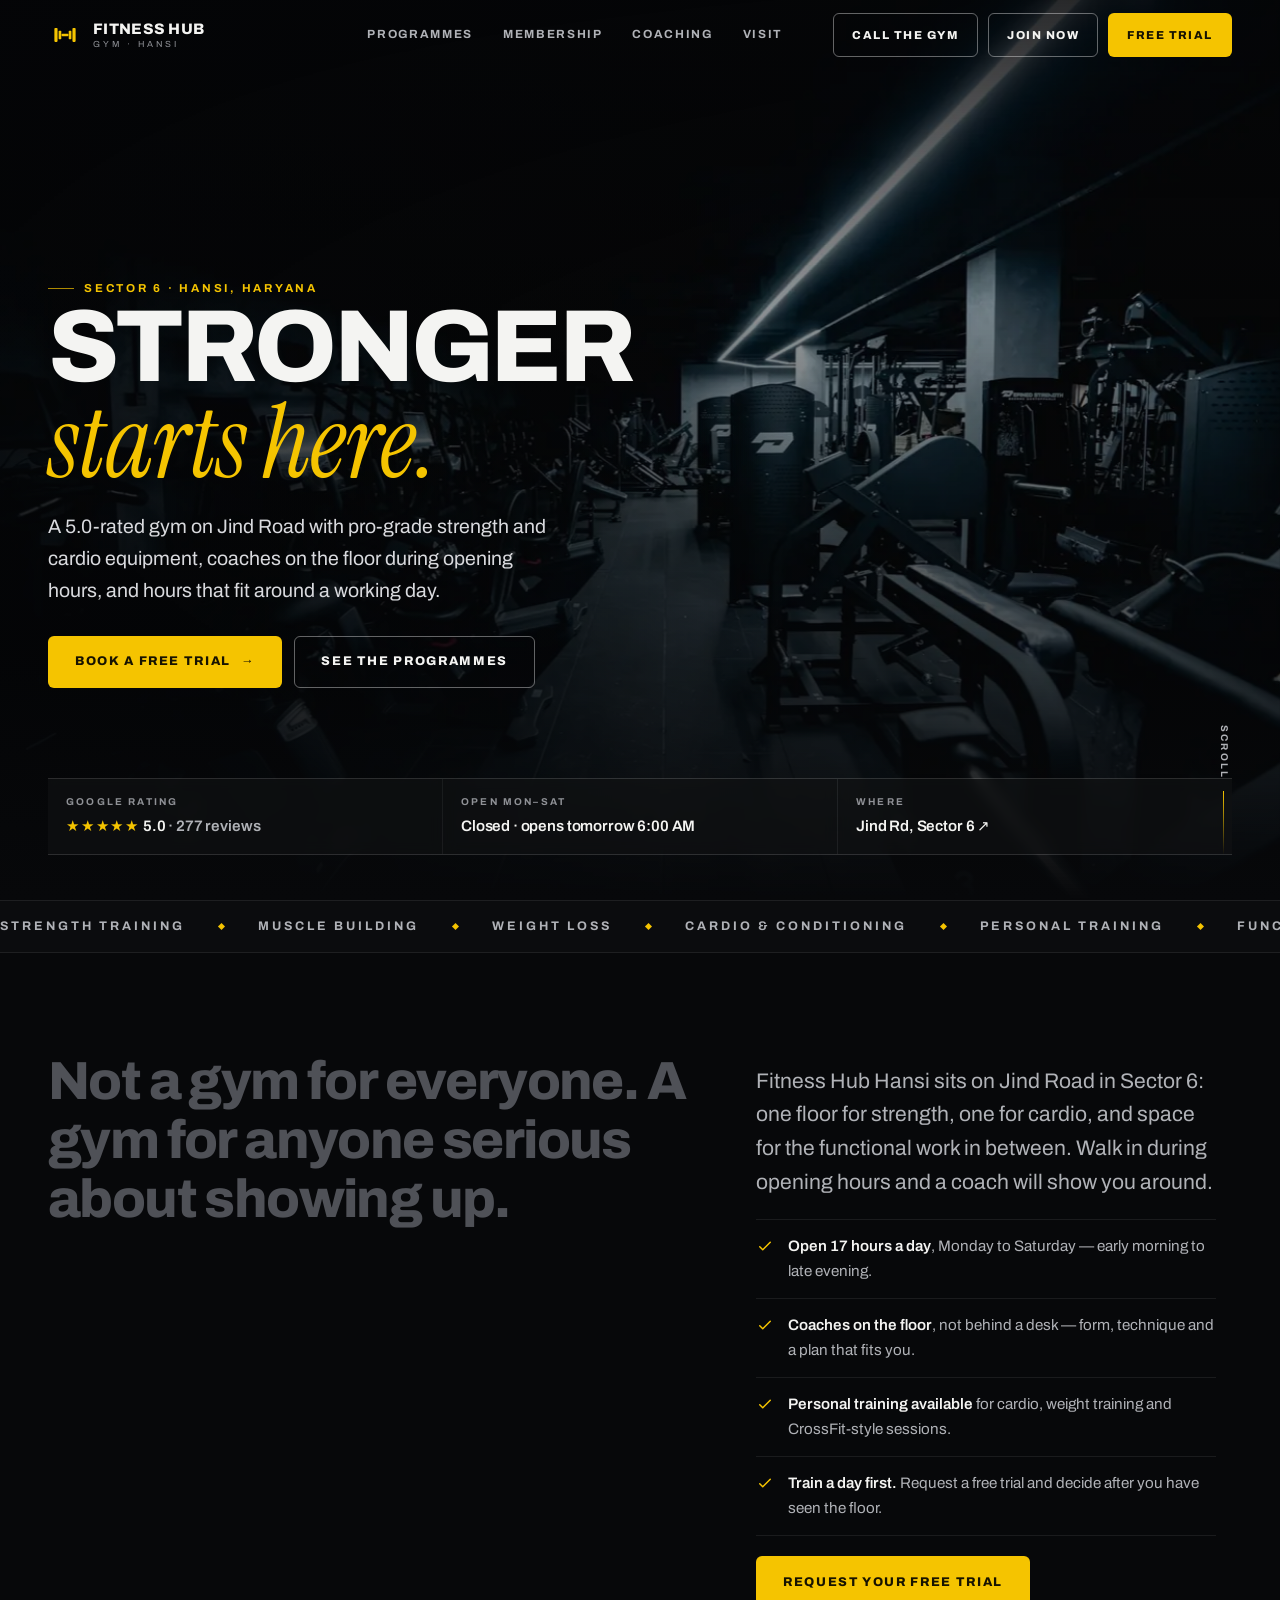
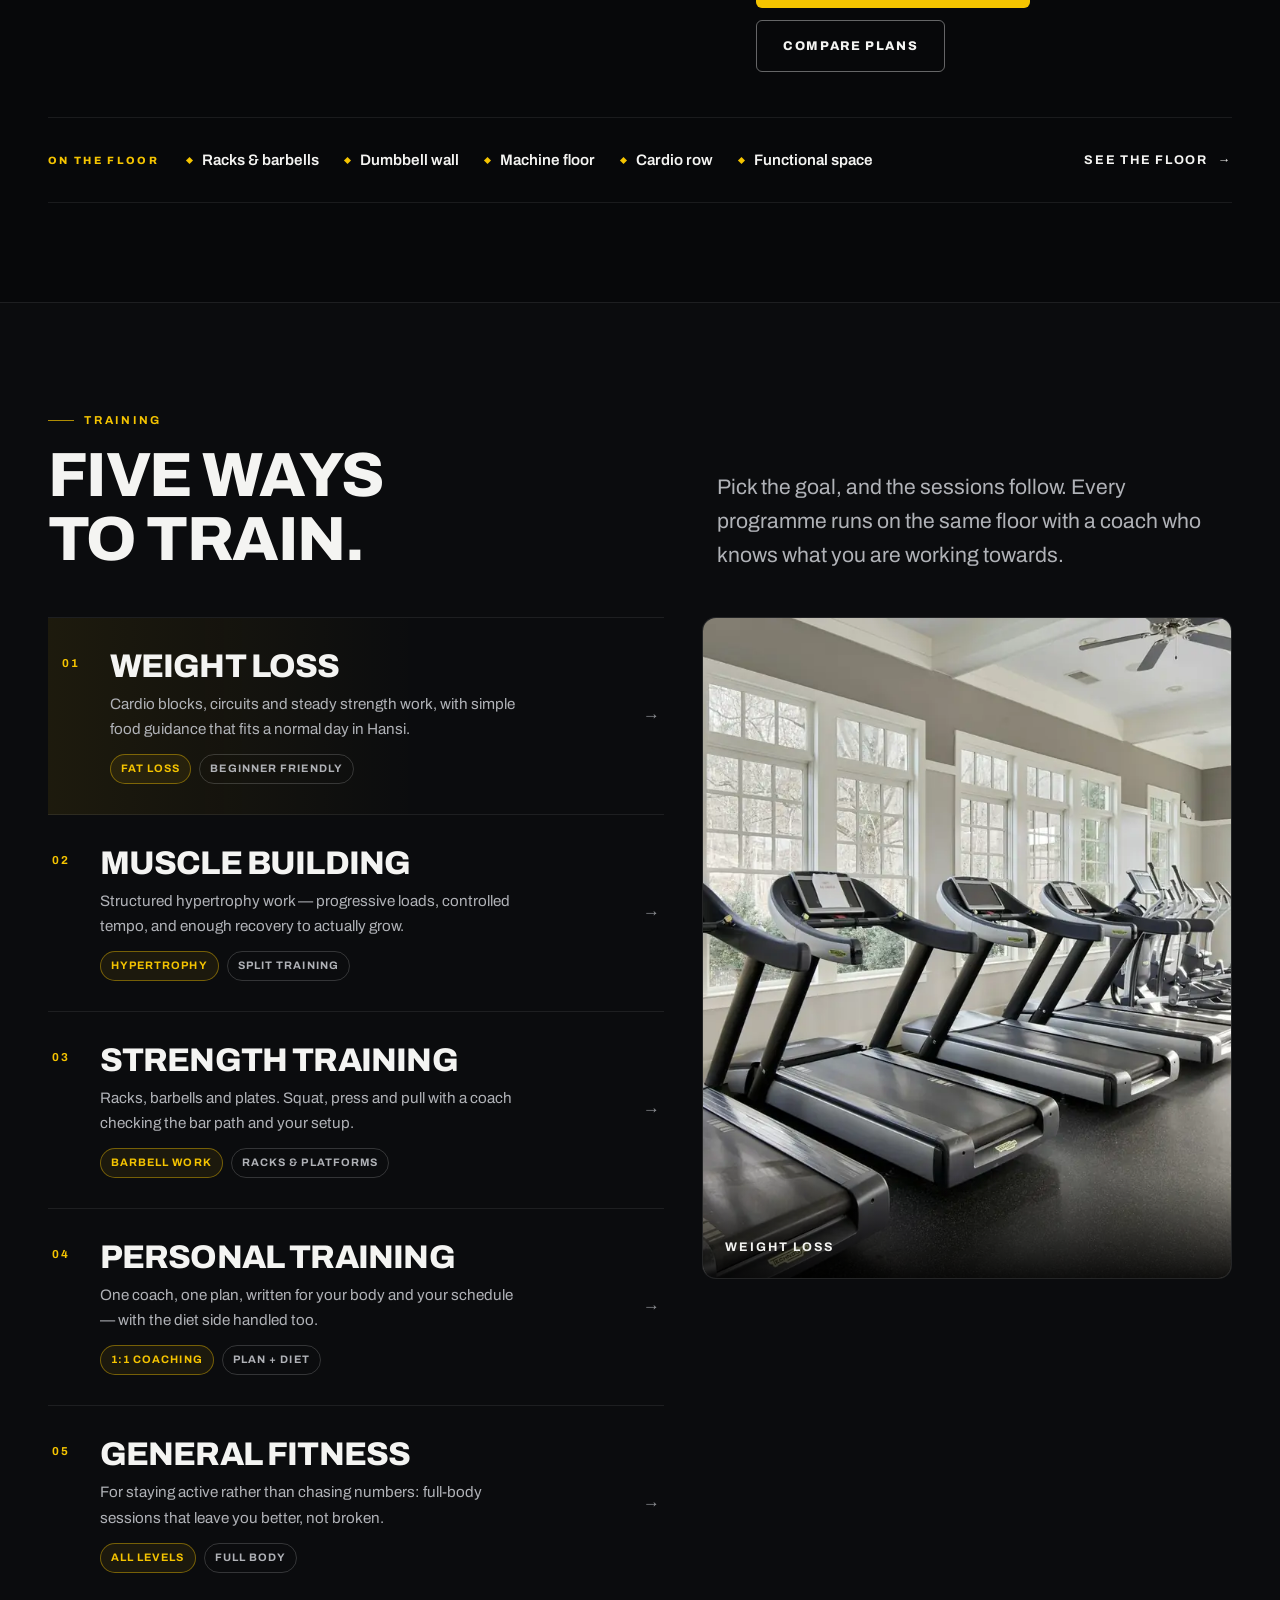
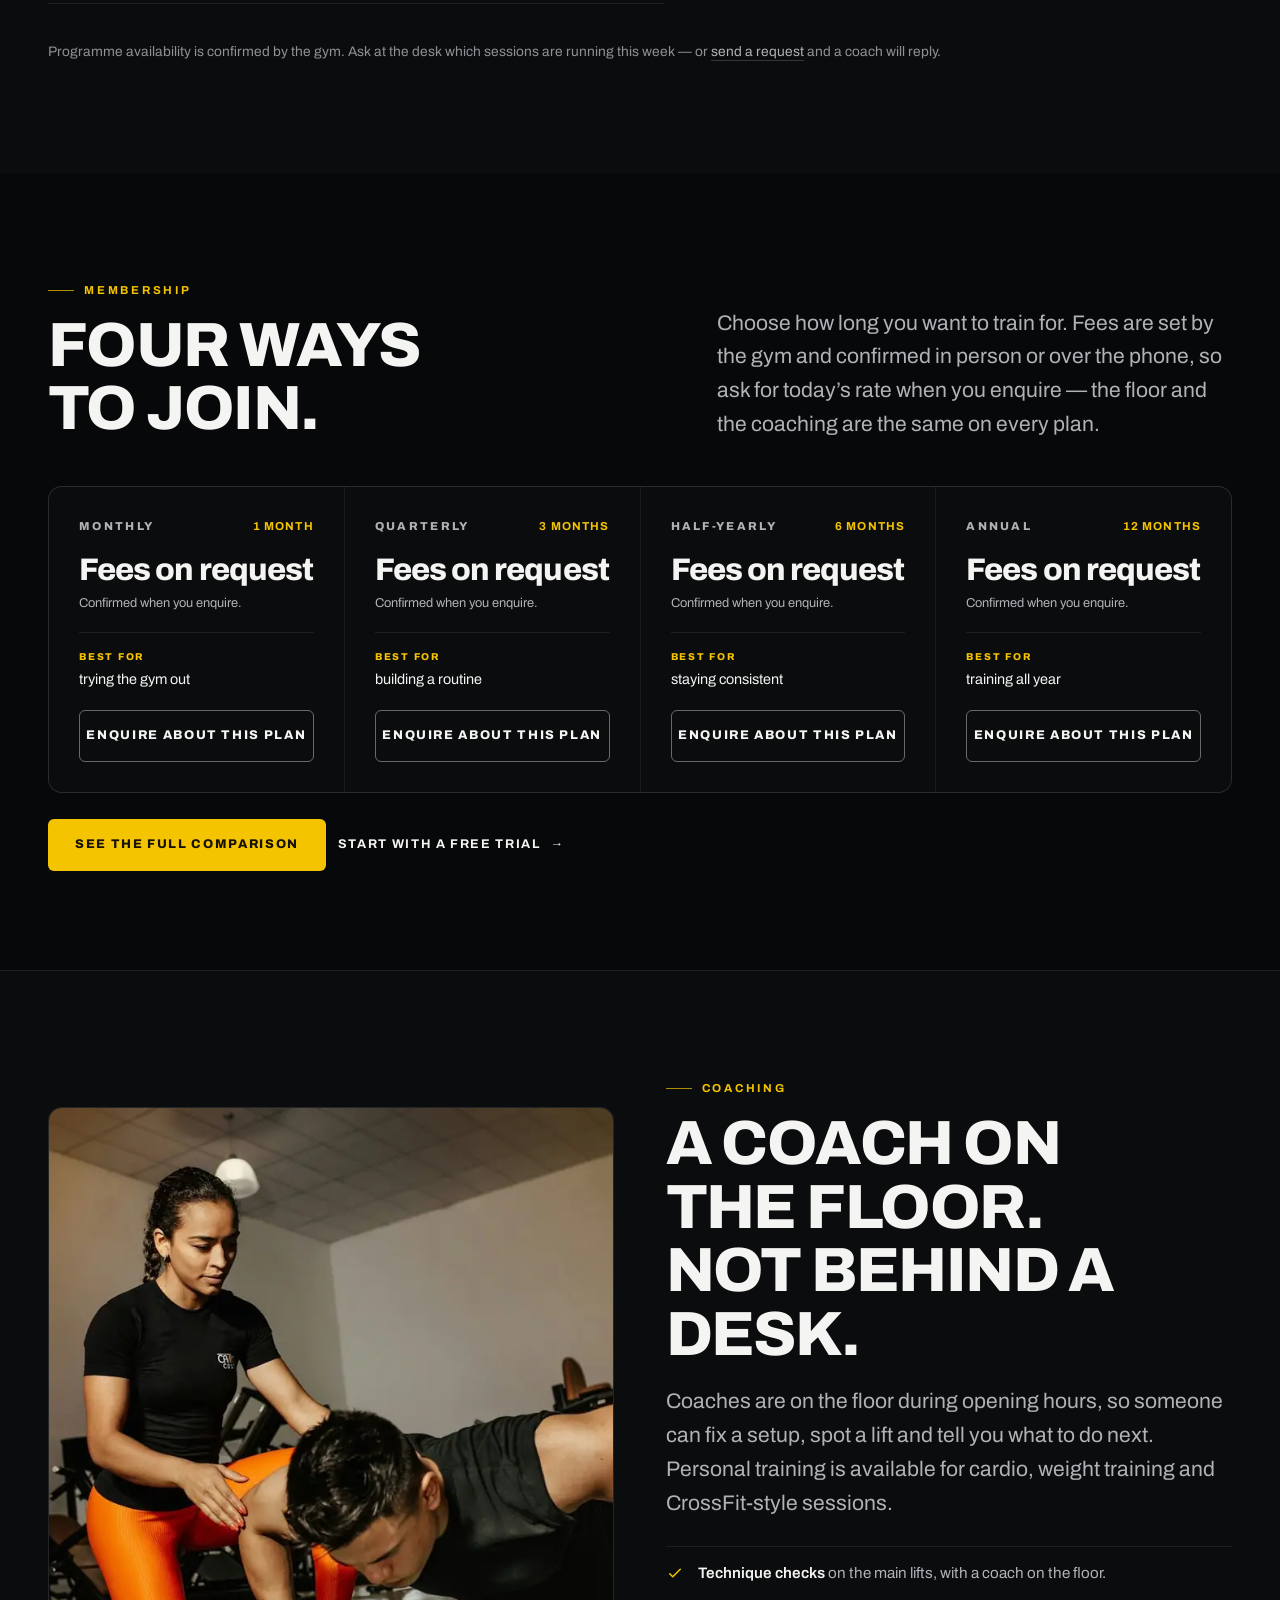
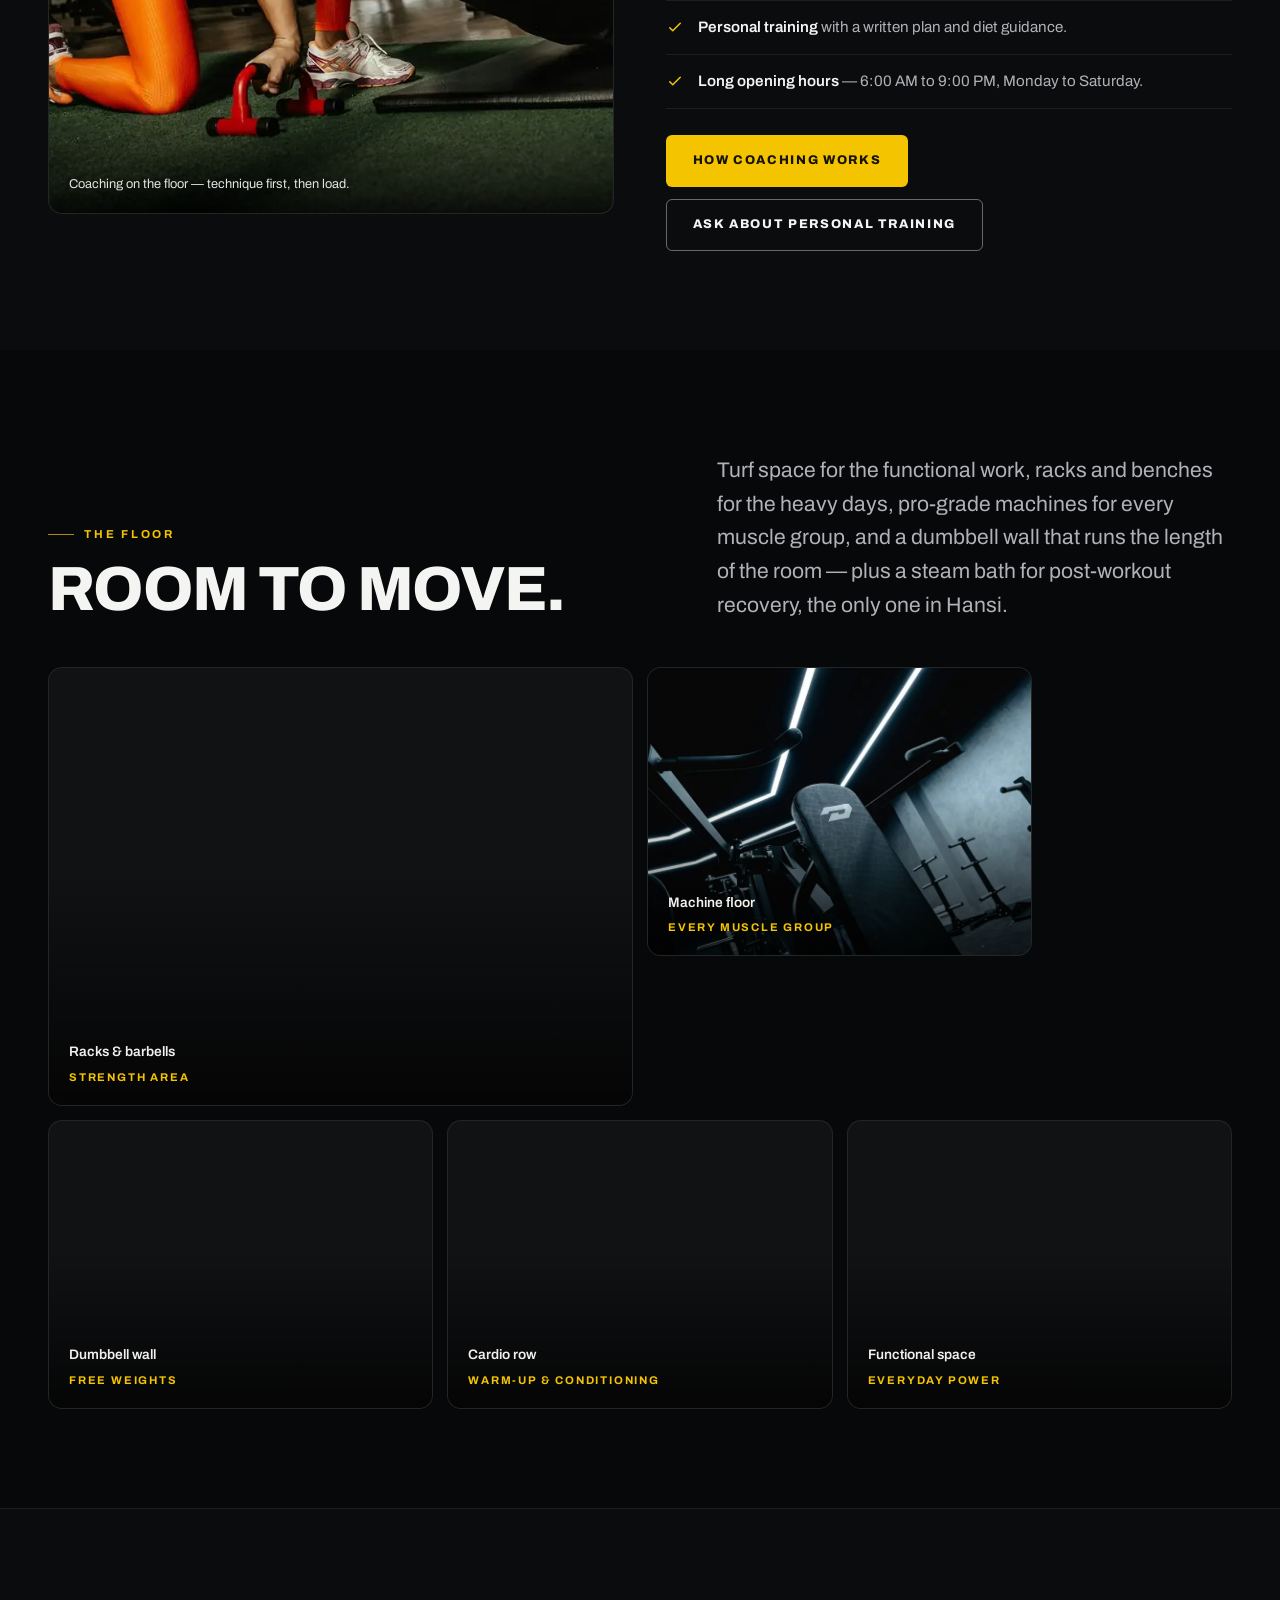
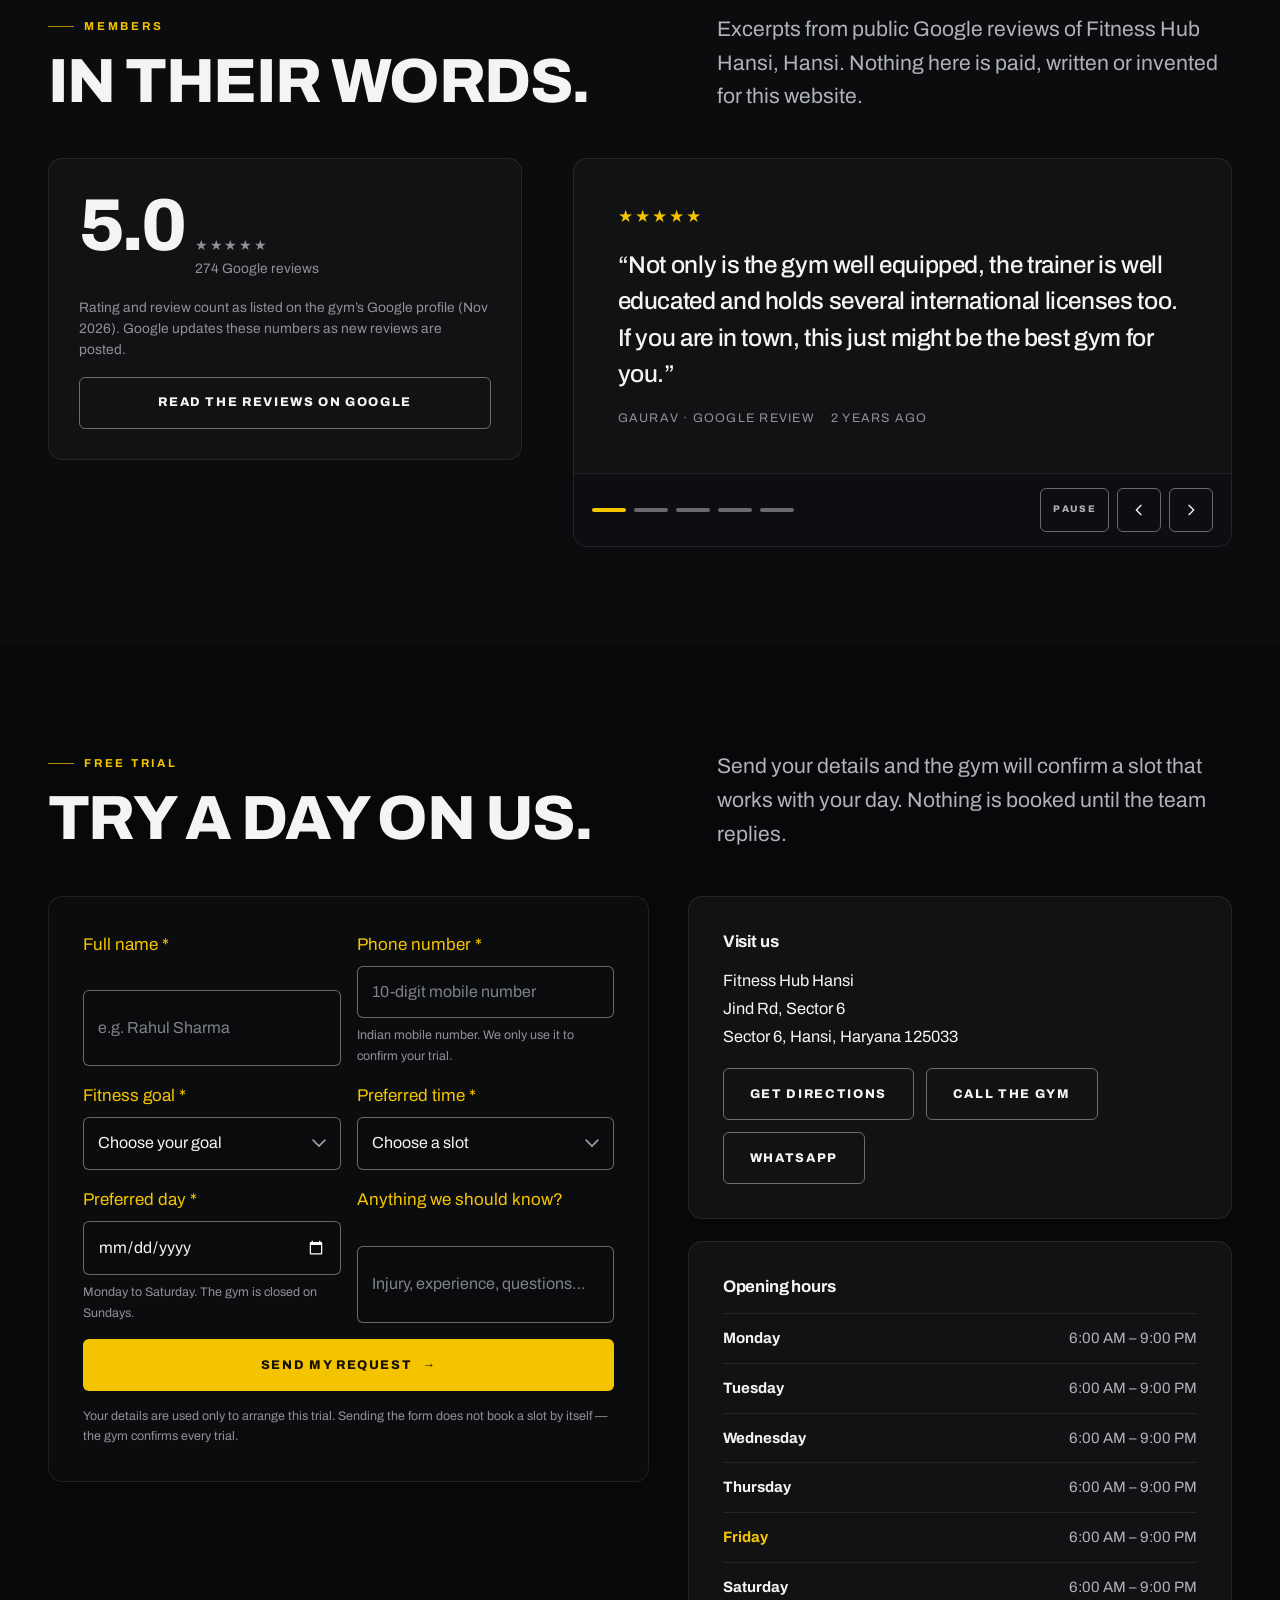
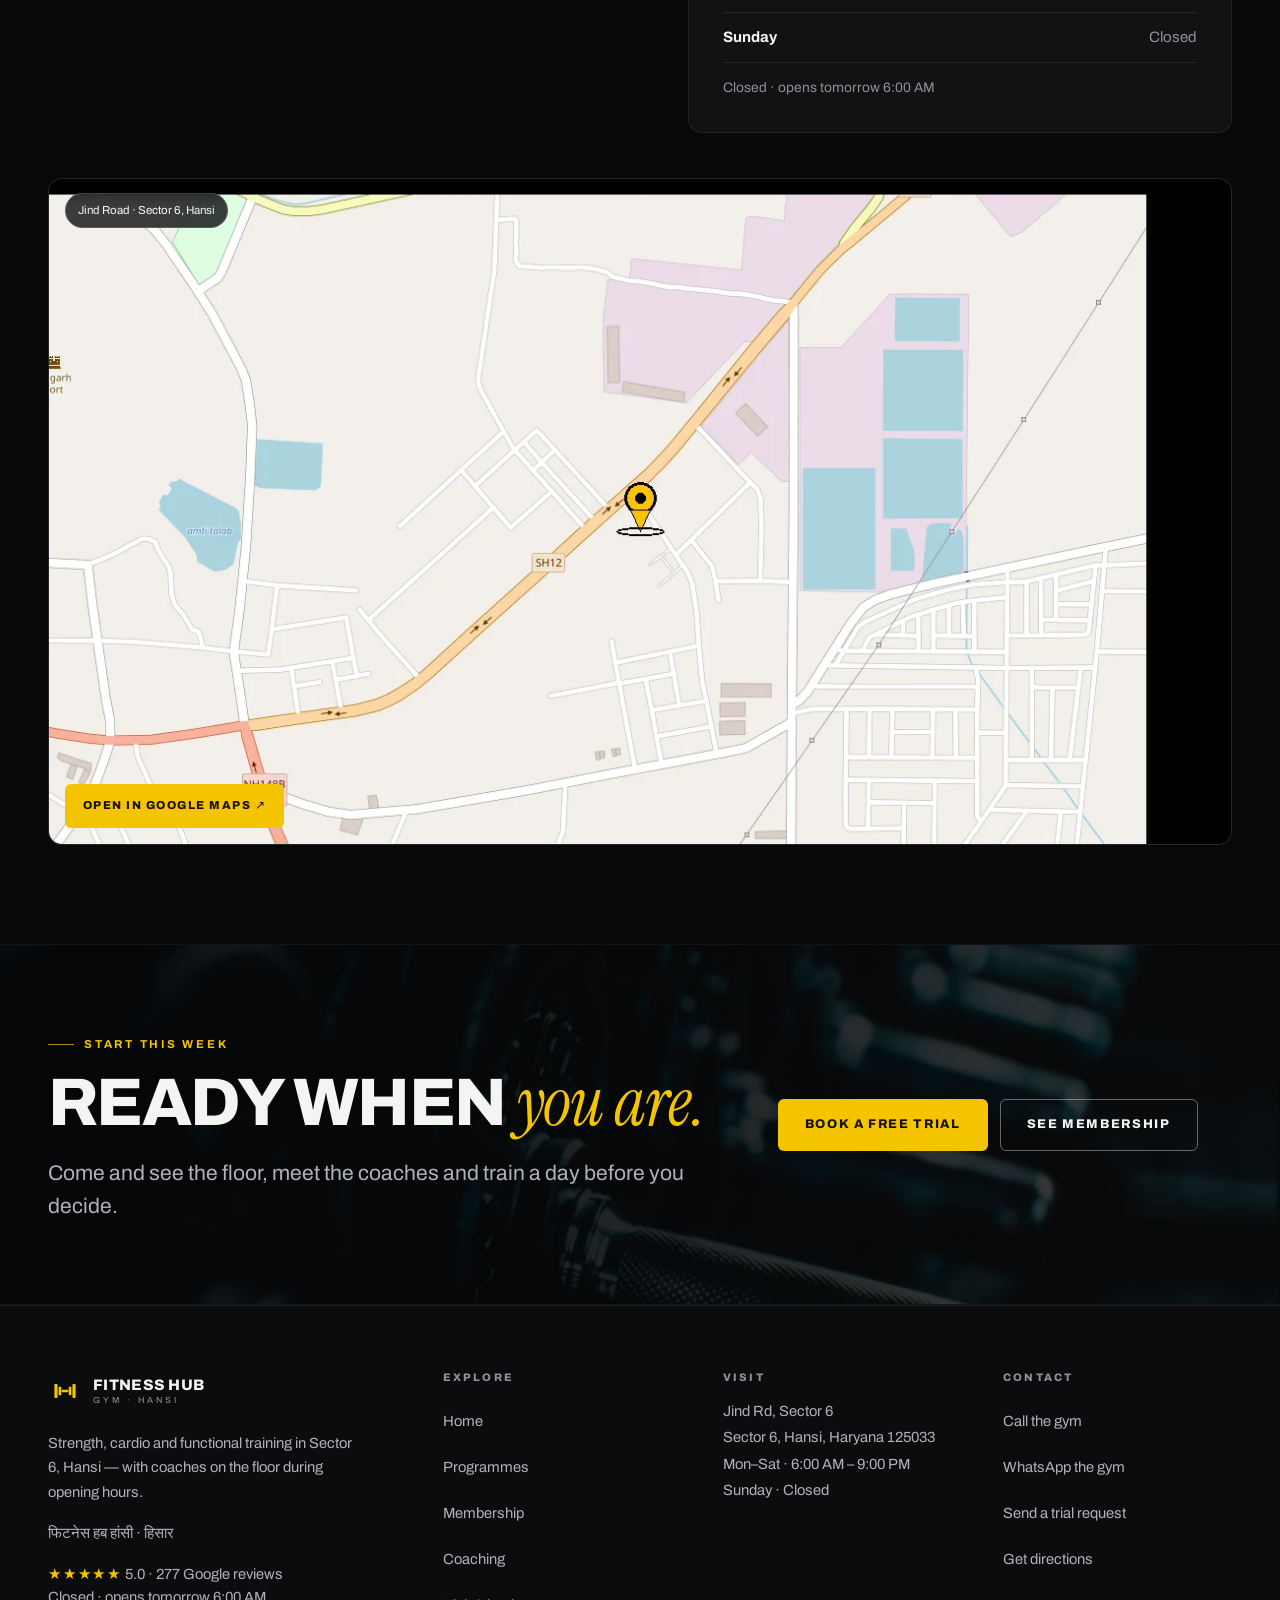
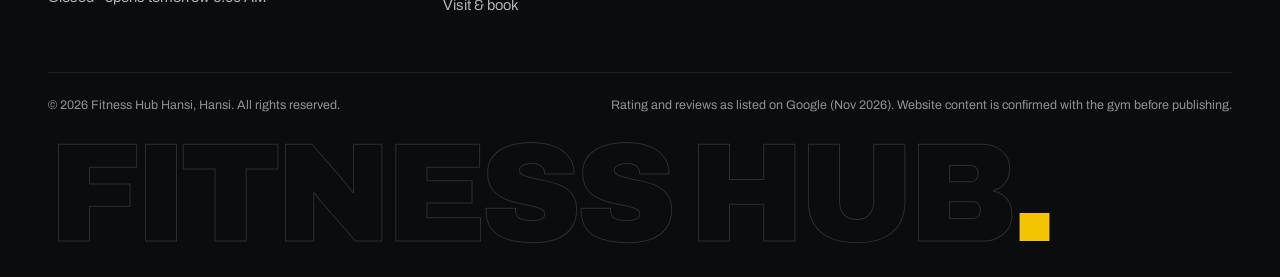
<file: index.html>
<!doctype html>
<html lang="en-IN">
  <head>
    <meta charset="utf-8" />
    <meta name="viewport" content="width=device-width, initial-scale=1" />
    <script>
      /* Scripted, but content must never depend on a script that fails to
         arrive: if site.js has not booted in 1.5 s, reveal every section. */
      document.documentElement.classList.add("js");
      window.setTimeout(function () {
        if (!window.__lfRevealReady) {
          document.documentElement.classList.add("reveal-fallback");
        }
      }, 1500);
    </script>
    <title>Fitness Hub Hansi, Hansi | Gym in Sector 6 · Free Trial</title>
    <!-- EDIT: keep under ~155 characters, mention the locality and the free trial. -->
    <meta
      name="description"
      content="Fitness Hub Hansi, Sector 6, Hansi — strength, cardio and functional training with coaches on the floor. Open Mon–Sat 6:00 AM–9:00 PM. Book a free trial."
    />
    <meta name="theme-color" content="#07080a" />
    <meta name="robots" content="index,follow" />
    <meta name="author" content="Fitness Hub Hansi, Hansi" />
    <meta name="geo.region" content="IN-HR" />
    <meta name="geo.placename" content="Sector 6, Hansi, Haryana" />
    <meta name="geo.position" content="29.10292468;75.97592265" />
    <meta name="ICBM" content="29.10292468, 75.97592265" />

    <!-- Open Graph / social. NOTE: og:url and canonical are added by
         tools/set-domain.mjs once the live domain is known. -->
    <meta property="og:type" content="website" />
    <meta property="og:site_name" content="Fitness Hub Hansi, Hansi" />
    <meta property="og:title" content="Fitness Hub Hansi, Hansi — Perform Better, Look Better, Be Better." />
    <meta
      property="og:description"
      content="A 5.0-rated gym in Sector 6, Hansi. Strength, cardio and functional training with coaches on the floor. Open Mon–Sat, 6:00 AM–9:00 PM. Book a free trial."
    />
    <meta property="og:image" content="og-image.jpg" />
    <meta property="og:image:width" content="1200" />
    <meta property="og:image:height" content="630" />
    <meta property="og:image:alt" content="A dark, premium gym floor at Fitness Hub Hansi, Hansi" />
    <meta property="og:locale" content="en_IN" />
    <meta name="twitter:card" content="summary_large_image" />
    <meta name="twitter:title" content="Fitness Hub Hansi, Hansi — Perform Better, Look Better, Be Better." />
    <meta
      name="twitter:description"
      content="Strength, cardio and functional training in Sector 6, Hansi. Coaches on the floor, open Mon–Sat 6:00 AM–9:00 PM. Book a free trial."
    />
    <meta name="twitter:image" content="og-image.jpg" />

    <link rel="icon" href="favicon.svg" type="image/svg+xml" />
    <link rel="icon" href="favicon-32.png" sizes="32x32" type="image/png" />
    <link rel="apple-touch-icon" href="apple-touch-icon.png" />
    <link rel="manifest" href="site.webmanifest" />

    <link rel="preload" href="assets/fonts/archivo-latin.woff2" as="font" type="font/woff2" crossorigin />
    <link
      rel="preload"
      as="image"
      href="assets/img/lf_hero-1300.webp"
      imagesrcset="assets/img/lf_hero-800.webp 800w, assets/img/lf_hero-1300.webp 1300w, assets/img/lf_hero-1800.webp 1800w"
      imagesizes="100vw"
    />
    <link rel="stylesheet" href="assets/css/main.css" />

    <script type="application/ld+json">
      {
        "@context": "https://schema.org",
        "@graph": [
          {
            "@type": ["HealthClub", "ExerciseGym"],
            "@id": "#gym",
            "name": "Fitness Hub Hansi",
            "alternateName": "Fitness Hub Hansi, Hansi",
            "description": "Gym in Sector 6, Hansi offering strength training, cardio, functional training and personal training, with coaches on the floor during opening hours.",
            "image": "og-image.jpg",
            "logo": "icon-512.png",
            "address": {
              "@type": "PostalAddress",
              "streetAddress": "Jind Rd, Sector 6",
              "addressLocality": "Sector 6, Hansi",
              "addressRegion": "Haryana",
              "postalCode": "125033",
              "addressCountry": "IN"
            },
            "geo": { "@type": "GeoCoordinates", "latitude": 29.10292468, "longitude": 75.97592265 },
            "hasMap": "https://www.google.com/maps/search/?api=1&query=Fitness%20Hub%20Hansi%2C%20Jind%20Rd%2C%20Sector%206%2C%20Hansi%2C%20Haryana%20125033",
            "areaServed": { "@type": "City", "name": "Hansi" },
            "openingHoursSpecification": [
              {
                "@type": "OpeningHoursSpecification",
                "dayOfWeek": ["Monday", "Tuesday", "Wednesday", "Thursday", "Friday", "Saturday"],
                "opens": "06:00",
                "closes": "21:00"
              }
            ]
          },
          {
            "@type": "WebSite",
            "@id": "#website",
            "name": "Fitness Hub Hansi, Hansi",
            "inLanguage": "en-IN",
            "about": { "@id": "#gym" }
          }
        ]
      }
    </script>
  </head>

  <body>
    <a class="skip-link" href="#main">Skip to content</a>
    <div class="progress" aria-hidden="true"><i data-progress></i></div>

    <noscript>
          <nav class="nojs-nav" aria-label="Pages">
            <div class="container nojs-nav__inner">
              <a href="index.html">Home</a>
              <a href="programmes.html">Programmes</a>
              <a href="membership.html">Membership</a>
              <a href="coaching.html">Coaching</a>
              <a href="contact.html">Visit &amp; book</a>
              <a class="nojs-nav__cta" href="#book">Book a free trial</a>
            </div>
          </nav>
    </noscript>

    <!-- ============================================================ header -->
    <header class="site-header" data-header>
      <div class="container site-header__inner">
        <a class="logo" href="index.html" aria-label="Fitness Hub Hansi, Hansi — home">
          <svg class="logo__mark" viewBox="0 0 64 64" aria-hidden="true" focusable="false">
            <rect x="12" y="19" width="6" height="26" rx="1.5" fill="currentColor" />
            <rect x="20" y="24" width="5" height="16" rx="1.2" fill="currentColor" />
            <rect x="25.5" y="29.5" width="13" height="5" rx="1.5" fill="currentColor" />
            <rect x="39" y="24" width="5" height="16" rx="1.2" fill="currentColor" />
            <rect x="46" y="19" width="6" height="26" rx="1.5" fill="currentColor" />
          </svg>
          <span class="logo__type">
            <span class="logo__name">Fitness Hub</span>
            <span class="logo__sub">Gym · Hansi</span>
          </span>
        </a>

        <nav class="nav" aria-label="Main navigation">
          <ul class="nav__list">
            <li><a class="nav__link" href="programmes.html">Programmes</a></li>
            <li><a class="nav__link" href="membership.html">Membership</a></li>
            <li><a class="nav__link" href="coaching.html">Coaching</a></li>
            <li><a class="nav__link" href="contact.html">Visit</a></li>
          </ul>
        </nav>

        <div class="site-header__actions">
          <a class="btn btn--outline btn--sm" data-contact="call" hidden href="#">Call the gym</a>
          <a class="btn btn--outline btn--sm" href="membership.html#plans">Join now</a>
          <a class="btn btn--gold btn--sm" href="#book">Free trial</a>
        </div>

        <button
          class="nav-toggle"
          type="button"
          data-nav-toggle
          aria-expanded="false"
          aria-controls="drawer"
        >
          <span class="nav-toggle__bars" aria-hidden="true"><i></i><i></i><i></i></span>
          Menu
        </button>
      </div>
    </header>

    <!-- ============================================================ drawer -->
    <div class="drawer" id="drawer" data-drawer>
      <nav class="drawer__list" aria-label="Mobile navigation">
        <a href="index.html" class="drawer__link" aria-current="page" style="--i: 0">Home <small>01</small></a>
        <a href="programmes.html" class="drawer__link" style="--i: 1">Programmes <small>02</small></a>
        <a href="membership.html" class="drawer__link" style="--i: 2">Membership <small>03</small></a>
        <a href="coaching.html" class="drawer__link" style="--i: 3">Coaching <small>04</small></a>
        <a href="contact.html" class="drawer__link" style="--i: 4">Visit &amp; book <small>05</small></a>
      </nav>
      <div class="drawer__foot">
        <a class="btn btn--gold btn--block" href="#book">Book a free trial</a>
        <a class="btn btn--outline btn--block" href="membership.html#plans">Join now</a>
        <a class="btn btn--outline btn--block" data-contact="whatsapp" hidden href="#">WhatsApp the gym</a>
        <p class="drawer__meta">
          <span>Jind Rd, Sector 6, Hansi</span>
          <span>Mon–Sat 6:00 AM – 9:00 PM · Sunday closed</span>
          <span data-open-status>Open now</span>
        </p>
      </div>
    </div>

    <main id="main">
      <!-- ========================================================== hero -->
      <section class="hero">
        <div class="hero__media" data-hero-media>
          <picture>
            <source
              type="image/webp"
              sizes="100vw"
              srcset="
                assets/img/lf_hero-800.webp   800w,
                assets/img/lf_hero-1300.webp 1300w,
                assets/img/lf_hero-1800.webp 1800w
              "
            />
            <img
              src="assets/img/lf_hero-1300.jpg"
              alt="The Fitness Hub Hansi floor in Hansi: dark walls, LED strip lighting and a row of training machines"
              width="1800"
              height="1200"
              fetchpriority="high"
              decoding="async"
            />
          </picture>
        </div>
        <div class="hero__scrim" aria-hidden="true"></div>

        <div class="container hero__inner">
          <div>
            <p class="eyebrow">Sector 6 · Hansi, Haryana</p>
            <h1 class="h1">
              Stronger<br />
              <span class="serif gold">starts here.</span>
            </h1>
            <p class="hero__sub">
              A 5.0-rated gym on Jind Road with pro-grade strength and cardio
              equipment, coaches on the floor during opening hours, and hours that fit around a
              working day.
            </p>
            <div class="btns">
              <a class="btn btn--gold" href="#book">
                Book a free trial
                <span aria-hidden="true">→</span>
              </a>
              <a class="btn btn--outline" href="programmes.html">See the programmes</a>
            </div>
          </div>

          <dl class="hero__rail">
            <div class="hero__rail-item">
              <dt>Google rating</dt>
              <dd><span class="stars" aria-hidden="true">★★★★★</span> 5.0 <span class="muted">· 277 reviews</span></dd>
            </div>
            <div class="hero__rail-item">
              <dt>Open Mon–Sat</dt>
              <dd data-open-status>6:00 AM – 9:00 PM</dd>
            </div>
            <div class="hero__rail-item">
              <dt>Where</dt>
              <dd>
                <a
                  href="https://www.google.com/maps/search/?api=1&amp;query=Fitness%20Hub%20Hansi%2C%20Jind%20Rd%2C%20Sector%206%2C%20Hansi%2C%20Haryana%20125033"
                  target="_blank"
                  rel="noopener"
                  >Jind Rd, Sector 6 ↗</a
                >
              </dd>
            </div>
          </dl>
        </div>
        <p class="hero__scroll" aria-hidden="true">Scroll</p>
      </section>

      <!-- ======================================================== ticker -->
      <div class="ticker" aria-hidden="true">
        <div class="ticker__track">
          <div class="ticker__set" data-ticker-set>
            <span class="ticker__item">Strength training</span>
            <span class="ticker__item">Muscle building</span>
            <span class="ticker__item">Weight loss</span>
            <span class="ticker__item">Cardio &amp; conditioning</span>
            <span class="ticker__item">Personal training</span>
            <span class="ticker__item">Functional training</span>
            <span class="ticker__item">General fitness</span>
          </div>
        </div>
      </div>

      <!-- ===================================================== statement -->
      <section class="section">
        <div class="container statement">
          <p class="statement__text rv" data-statement data-accent="serious">
            Not a gym for everyone. A gym for anyone serious about showing up.
          </p>
          <div class="statement__aside rv" style="--d: 0.1s">
            <p class="lede">
              Fitness Hub Hansi sits on Jind Road in Sector 6: one floor for
              strength, one for cardio, and space for the functional work in between. Walk in
              during opening hours and a coach will show you around.
            </p>
            <ul class="fact-list">
              <li>
                <svg viewBox="0 0 24 24" aria-hidden="true" fill="none" stroke="currentColor" stroke-width="2">
                  <path d="M5 13l4 4L19 7" stroke-linecap="round" stroke-linejoin="round" />
                </svg>
                <span><b>Open 17 hours a day</b>, Monday to Saturday — early morning to late evening.</span>
              </li>
              <li>
                <svg viewBox="0 0 24 24" aria-hidden="true" fill="none" stroke="currentColor" stroke-width="2">
                  <path d="M5 13l4 4L19 7" stroke-linecap="round" stroke-linejoin="round" />
                </svg>
                <span><b>Coaches on the floor</b>, not behind a desk — form, technique and a plan that fits you.</span>
              </li>
              <li>
                <svg viewBox="0 0 24 24" aria-hidden="true" fill="none" stroke="currentColor" stroke-width="2">
                  <path d="M5 13l4 4L19 7" stroke-linecap="round" stroke-linejoin="round" />
                </svg>
                <span><b>Personal training available</b> for cardio, weight training and CrossFit-style sessions.</span>
              </li>
              <li>
                <svg viewBox="0 0 24 24" aria-hidden="true" fill="none" stroke="currentColor" stroke-width="2">
                  <path d="M5 13l4 4L19 7" stroke-linecap="round" stroke-linejoin="round" />
                </svg>
                <span><b>Train a day first.</b> Request a free trial and decide after you have seen the floor.</span>
              </li>
            </ul>
            <div class="btns">
              <a class="btn btn--gold" href="#book">Request your free trial</a>
              <a class="btn btn--outline" href="membership.html">Compare plans</a>
            </div>
          </div>
        </div>

        <div class="container mt-5">
          <div class="zone-strip rv">
            <p class="zone-strip__label">On the floor</p>
            <ul class="zone-strip__list">
              <li>Racks &amp; barbells</li>
              <li>Dumbbell wall</li>
              <li>Machine floor</li>
              <li>Cardio row</li>
              <li>Functional space</li>
            </ul>
            <a class="link-arrow zone-strip__cta" href="#facilities">See the floor <span aria-hidden="true">→</span></a>
          </div>       </div>
      </section>

      <!-- ==================================================== programmes -->
      <section class="section section--surface section--rule" id="programmes">
        <div class="container">
          <div class="section-head section-head--split">
            <div class="rv">
              <p class="eyebrow">Training</p>
              <h2 class="h2 mt-2">Five ways to train.</h2>
            </div>
            <p class="lede rv" style="--d: 0.08s">
              Pick the goal, and the sessions follow. Every programme runs on the same floor with a
              coach who knows what you are working towards.
            </p>
          </div>

          <div class="progs">
            <div class="prog-list" data-prog-list>
              <a class="prog-row rv" data-prog="weight-loss" data-prog-label="Weight loss" href="programmes.html#weight-loss">
                <span class="prog-row__idx">01</span>
                <span class="prog-row__body">
                  <span class="prog-row__title">Weight loss</span>
                  <span class="prog-row__desc">
                    Cardio blocks, circuits and steady strength work, with simple food guidance that
                    fits a normal day in Hansi.
                  </span>
                  <span class="prog-row__meta">
                    <span class="tag tag--gold">Fat loss</span>
                    <span class="tag">Beginner friendly</span>
                  </span>
                  <span class="prog-row__thumb">
                    <img
                      src="assets/img/lf_prog_cardio-800.webp"
                      alt="A row of treadmills at Fitness Hub Hansi"
                      width="800"
                      height="533"
                      loading="lazy"
                      decoding="async"
                    />
                  </span>
                </span>
                <span class="prog-row__arrow" aria-hidden="true">→</span>
              </a>

              <a class="prog-row rv" data-prog="muscle-building" data-prog-label="Muscle building" href="programmes.html#muscle-building">
                <span class="prog-row__idx">02</span>
                <span class="prog-row__body">
                  <span class="prog-row__title">Muscle building</span>
                  <span class="prog-row__desc">
                    Structured hypertrophy work — progressive loads, controlled tempo, and enough
                    recovery to actually grow.
                  </span>
                  <span class="prog-row__meta">
                    <span class="tag tag--gold">Hypertrophy</span>
                    <span class="tag">Split training</span>
                  </span>
                  <span class="prog-row__thumb">
                    <img
                      src="assets/img/lf_prog_strength-800.webp"
                      alt="A member training with a barbell"
                      width="800"
                      height="533"
                      loading="lazy"
                      decoding="async"
                    />
                  </span>
                </span>
                <span class="prog-row__arrow" aria-hidden="true">→</span>
              </a>

              <a class="prog-row rv" data-prog="strength" data-prog-label="Strength training" href="programmes.html#strength">
                <span class="prog-row__idx">03</span>
                <span class="prog-row__body">
                  <span class="prog-row__title">Strength training</span>
                  <span class="prog-row__desc">
                    Racks, barbells and plates. Squat, press and pull with a coach checking the bar
                    path and your setup.
                  </span>
                  <span class="prog-row__meta">
                    <span class="tag tag--gold">Barbell work</span>
                    <span class="tag">Racks &amp; platforms</span>
                  </span>
                  <span class="prog-row__thumb">
                    <img
                      src="assets/img/lf_rack-800.webp"
                      alt="Power racks with loaded barbells"
                      width="800"
                      height="533"
                      loading="lazy"
                      decoding="async"
                    />
                  </span>
                </span>
                <span class="prog-row__arrow" aria-hidden="true">→</span>
              </a>

              <a class="prog-row rv" data-prog="personal-training" data-prog-label="Personal training" href="programmes.html#personal-training">
                <span class="prog-row__idx">04</span>
                <span class="prog-row__body">
                  <span class="prog-row__title">Personal training</span>
                  <span class="prog-row__desc">
                    One coach, one plan, written for your body and your schedule — with the diet side
                    handled too.
                  </span>
                  <span class="prog-row__meta">
                    <span class="tag tag--gold">1:1 coaching</span>
                    <span class="tag">Plan + diet</span>
                  </span>
                  <span class="prog-row__thumb">
                    <img
                      src="assets/img/lf_prog_pt-800.webp"
                      alt="A trainer coaching a member through the movement"
                      width="800"
                      height="533"
                      loading="lazy"
                      decoding="async"
                    />
                  </span>
                </span>
                <span class="prog-row__arrow" aria-hidden="true">→</span>
              </a>

              <a class="prog-row rv" data-prog="general-fitness" data-prog-label="General fitness" href="programmes.html#general-fitness">
                <span class="prog-row__idx">05</span>
                <span class="prog-row__body">
                  <span class="prog-row__title">General fitness</span>
                  <span class="prog-row__desc">
                    For staying active rather than chasing numbers: full-body sessions that leave you
                    better, not broken.
                  </span>
                  <span class="prog-row__meta">
                    <span class="tag tag--gold">All levels</span>
                    <span class="tag">Full body</span>
                  </span>
                  <span class="prog-row__thumb">
                    <img
                      src="assets/img/lf_prog_functional-800.webp"
                      alt="Functional training on the gym floor"
                      width="800"
                      height="533"
                      loading="lazy"
                      decoding="async"
                    />
                  </span>
                </span>
                <span class="prog-row__arrow" aria-hidden="true">→</span>
              </a>
            </div>

            <div class="prog-preview" data-prog-preview aria-hidden="true">
              <img class="is-shown" data-slug="weight-loss" src="assets/img/lf_prog_cardio-1300.webp" alt="" width="1300" height="867" loading="lazy" decoding="async" />
              <img data-slug="muscle-building" src="assets/img/lf_prog_strength-1300.webp" alt="" width="1300" height="867" loading="lazy" decoding="async" />
              <img data-slug="strength" src="assets/img/lf_rack-1300.webp" alt="" width="1300" height="867" loading="lazy" decoding="async" />
              <img data-slug="personal-training" src="assets/img/lf_prog_pt-1300.webp" alt="" width="1300" height="867" loading="lazy" decoding="async" />
              <img data-slug="general-fitness" src="assets/img/lf_prog_functional-1300.webp" alt="" width="1300" height="867" loading="lazy" decoding="async" />
              <p class="prog-preview__caption" data-prog-caption>Weight loss</p>
            </div>
          </div>

          <p class="small rv mt-4">
            Programme availability is confirmed by the gym. Ask at the desk which sessions are running
            this week — or
            <a class="link-plain" href="#book">send a request</a> and a coach will reply.
          </p>
        </div>
      </section>

      <!-- ==================================================== membership -->
      <section class="section" id="membership">
        <div class="container">
          <div class="section-head section-head--split">
            <div class="rv">
              <p class="eyebrow">Membership</p>
              <h2 class="h2 mt-2">Four ways to join.</h2>
            </div>
            <p class="lede rv" style="--d: 0.08s">
              Choose how long you want to train for. Fees are set by the gym and confirmed in person
              or over the phone, so ask for today’s rate when you enquire — the floor and the coaching
              are the same on every plan.
            </p>
          </div>

          <div class="plans">
            <article class="plan rv">
              <div class="plan__top">
                <span class="plan__name">Monthly</span>
                <span class="plan__period">1 month</span>
              </div>
              <p class="plan__price">
                <!-- EDIT: replace “Fees on request” with the gym's confirmed monthly fee. -->
                <b>Fees on request</b>
                <span>Confirmed when you enquire.</span>
              </p>
              <p class="plan__for"><span>Best for</span>trying the gym out</p>
              <div class="plan__foot">
                <a class="btn btn--outline btn--block" href="#book" data-prefill-plan="monthly">Enquire about this plan</a>
              </div>
            </article>

            <article class="plan rv" style="--d: 0.06s">
              <div class="plan__top">
                <span class="plan__name">Quarterly</span>
                <span class="plan__period">3 months</span>
              </div>
              <p class="plan__price">
                <!-- EDIT: replace “Fees on request” with the gym’s confirmed fee for the quarterly plan. -->
                <b>Fees on request</b>
                <span>Confirmed when you enquire.</span>
              </p>
              <p class="plan__for"><span>Best for</span>building a routine</p>
              <div class="plan__foot">
                <a class="btn btn--outline btn--block" href="#book" data-prefill-plan="quarterly">Enquire about this plan</a>
              </div>
            </article>

            <article class="plan rv" style="--d: 0.12s">
              <div class="plan__top">
                <span class="plan__name">Half-yearly</span>
                <span class="plan__period">6 months</span>
              </div>
              <p class="plan__price">
                <!-- EDIT: replace “Fees on request” with the gym’s confirmed fee for the half-yearly plan. -->
                <b>Fees on request</b>
                <span>Confirmed when you enquire.</span>
              </p>
              <p class="plan__for"><span>Best for</span>staying consistent</p>
              <div class="plan__foot">
                <a class="btn btn--outline btn--block" href="#book" data-prefill-plan="half-yearly">Enquire about this plan</a>
              </div>
            </article>

            <article class="plan rv" style="--d: 0.18s">
              <div class="plan__top">
                <span class="plan__name">Annual</span>
                <span class="plan__period">12 months</span>
              </div>
              <p class="plan__price">
                <!-- EDIT: replace “Fees on request” with the gym’s confirmed fee for the annual plan. -->
                <b>Fees on request</b>
                <span>Confirmed when you enquire.</span>
              </p>
              <p class="plan__for"><span>Best for</span>training all year</p>
              <div class="plan__foot">
                <a class="btn btn--outline btn--block" href="#book" data-prefill-plan="annual">Enquire about this plan</a>
              </div>
            </article>
          </div>

          <div class="btns rv mt-4">
            <a class="btn btn--gold" href="membership.html">See the full comparison</a>
            <a class="link-arrow" href="#book">
              Start with a free trial <span aria-hidden="true">→</span>
            </a>
          </div>
        </div>
      </section>

      <!-- ====================================================== coaching -->
      <section class="section section--surface section--rule">
        <div class="container split">
          <figure class="media-frame media-frame--portrait rv">
            <img
              src="assets/img/lf_prog_pt-1300.webp"
              alt="A Fitness Hub Hansi coach guiding a member through an exercise"
              width="1300"
              height="867"
              loading="lazy"
              decoding="async"
            />
            <figcaption>Coaching on the floor — technique first, then load.</figcaption>
          </figure>
          <div class="rv" style="--d: 0.08s">
            <p class="eyebrow">Coaching</p>
            <h2 class="h2 mt-2">A coach on the floor.<br />Not behind a desk.</h2>
            <p class="lede mt-3">
              Coaches are on the floor during opening hours, so someone can fix a setup, spot a lift
              and tell you what to do next. Personal training is available for cardio, weight
              training and CrossFit-style sessions.
            </p>
            <ul class="fact-list mt-4">
              <li>
                <svg viewBox="0 0 24 24" aria-hidden="true" fill="none" stroke="currentColor" stroke-width="2"><path d="M5 13l4 4L19 7" stroke-linecap="round" stroke-linejoin="round"/></svg>
                <span><b>Technique checks</b> on the main lifts, with a coach on the floor.</span>
              </li>
              <li>
                <svg viewBox="0 0 24 24" aria-hidden="true" fill="none" stroke="currentColor" stroke-width="2"><path d="M5 13l4 4L19 7" stroke-linecap="round" stroke-linejoin="round"/></svg>
                <span><b>Personal training</b> with a written plan and diet guidance.</span>
              </li>
              <li>
                <svg viewBox="0 0 24 24" aria-hidden="true" fill="none" stroke="currentColor" stroke-width="2"><path d="M5 13l4 4L19 7" stroke-linecap="round" stroke-linejoin="round"/></svg>
                <span><b>Long opening hours</b> — 6:00 AM to 9:00 PM, Monday to Saturday.</span>
              </li>
            </ul>
            <div class="btns mt-4">
              <a class="btn btn--gold" href="coaching.html">How coaching works</a>
              <a class="btn btn--outline" href="#book" data-prefill-goal="Personal training">Ask about personal training</a>
            </div>
          </div>
        </div>
      </section>

      <!-- ==================================================== facilities -->
      <section class="section" id="facilities">
        <div class="container">
          <div class="section-head section-head--split">
            <div class="rv">
              <p class="eyebrow">The floor</p>
              <h2 class="h2 mt-2">Room to move.</h2>
            </div>
            <p class="lede rv" style="--d: 0.08s">
              Turf space for the functional work, racks and benches for the heavy days, pro-grade
              machines for every muscle group, and a dumbbell wall that runs the length of the room —
              plus a steam bath for post-workout recovery, the only one in Hansi.
            </p>
          </div>

          <div class="gal">
            <button class="gal__item gal__item--half rv" type="button"
              data-lightbox-item data-full="assets/img/lf_rack-1800.webp"
              data-caption="Racks, barbells and plates — built for heavy days" aria-label="View larger photo: Racks, barbells and plates — built for heavy days">
              <span class="gal__zoom" aria-hidden="true">
                <svg width="15" height="15" viewBox="0 0 24 24" fill="none" stroke="currentColor" stroke-width="2"><circle cx="11" cy="11" r="7"/><path d="M20 20l-3.5-3.5" stroke-linecap="round"/></svg>
              </span>
              <picture>
                <source type="image/webp" sizes="(min-width: 860px) 62vw, 100vw" srcset="assets/img/lf_rack-800.webp 800w, assets/img/lf_rack-1300.webp 1300w, assets/img/lf_rack-1800.webp 1800w" />
                <img src="assets/img/lf_rack-1300.jpg" alt="Power racks with loaded barbells at Fitness Hub Hansi, Hansi" width="1800" height="1200" loading="lazy" decoding="async" />
              </picture>
              <span class="gal__caption">Racks &amp; barbells<small>Strength area</small></span>
            </button>

            <button class="gal__item gal__item--third rv" type="button"
              data-lightbox-item data-full="assets/img/lf_floor-1800.webp"
              data-caption="Pro-grade machines across the main floor" aria-label="View larger photo: Pro-grade machines across the main floor">
              <span class="gal__zoom" aria-hidden="true">
                <svg width="15" height="15" viewBox="0 0 24 24" fill="none" stroke="currentColor" stroke-width="2"><circle cx="11" cy="11" r="7"/><path d="M20 20l-3.5-3.5" stroke-linecap="round"/></svg>
              </span>
              <picture>
                <source type="image/webp" sizes="(min-width: 860px) 33vw, 100vw" srcset="assets/img/lf_floor-800.webp 800w, assets/img/lf_floor-1300.webp 1300w, assets/img/lf_floor-1800.webp 1800w" />
                <img src="assets/img/lf_floor-1300.jpg" alt="Gym machines in a dark room lined with LED strips" width="1200" height="1800" loading="lazy" decoding="async" />
              </picture>
              <span class="gal__caption">Machine floor<small>Every muscle group</small></span>
            </button>

            <button class="gal__item gal__item--third rv" type="button"
              data-lightbox-item data-full="assets/img/lf_dumbbells-1800.webp"
              data-caption="A full dumbbell wall" aria-label="View larger photo: A full dumbbell wall">
              <span class="gal__zoom" aria-hidden="true">
                <svg width="15" height="15" viewBox="0 0 24 24" fill="none" stroke="currentColor" stroke-width="2"><circle cx="11" cy="11" r="7"/><path d="M20 20l-3.5-3.5" stroke-linecap="round"/></svg>
              </span>
              <picture>
                <source type="image/webp" sizes="(min-width: 860px) 33vw, 100vw" srcset="assets/img/lf_dumbbells-800.webp 800w, assets/img/lf_dumbbells-1300.webp 1300w, assets/img/lf_dumbbells-1800.webp 1800w" />
                <img src="assets/img/lf_dumbbells-1300.jpg" alt="A long row of dumbbells on a rack" width="1800" height="1165" loading="lazy" decoding="async" />
              </picture>
              <span class="gal__caption">Dumbbell wall<small>Free weights</small></span>
            </button>

            <button class="gal__item gal__item--third rv" type="button"
              data-lightbox-item data-full="assets/img/lf_prog_cardio-1800.webp"
              data-caption="Cardio row for warm-ups and conditioning" aria-label="View larger photo: Cardio row for warm-ups and conditioning">
              <span class="gal__zoom" aria-hidden="true">
                <svg width="15" height="15" viewBox="0 0 24 24" fill="none" stroke="currentColor" stroke-width="2"><circle cx="11" cy="11" r="7"/><path d="M20 20l-3.5-3.5" stroke-linecap="round"/></svg>
              </span>
              <picture>
                <source type="image/webp" sizes="(min-width: 860px) 33vw, 100vw" srcset="assets/img/lf_prog_cardio-800.webp 800w, assets/img/lf_prog_cardio-1300.webp 1300w" />
                <img src="assets/img/lf_prog_cardio-1300.jpg" alt="A row of treadmills at Fitness Hub Hansi" width="1800" height="1200" loading="lazy" decoding="async" />
              </picture>
              <span class="gal__caption">Cardio row<small>Warm-up &amp; conditioning</small></span>
            </button>

            <button class="gal__item gal__item--third rv" type="button"
              data-lightbox-item data-full="assets/img/lf_prog_functional-1800.webp"
              data-caption="Space for functional and CrossFit-style sessions" aria-label="View larger photo: Space for functional and CrossFit-style sessions">
              <span class="gal__zoom" aria-hidden="true">
                <svg width="15" height="15" viewBox="0 0 24 24" fill="none" stroke="currentColor" stroke-width="2"><circle cx="11" cy="11" r="7"/><path d="M20 20l-3.5-3.5" stroke-linecap="round"/></svg>
              </span>
              <picture>
                <source type="image/webp" sizes="(min-width: 860px) 33vw, 100vw" srcset="assets/img/lf_prog_functional-800.webp 800w, assets/img/lf_prog_functional-1300.webp 1300w" />
                <img src="assets/img/lf_prog_functional-1300.jpg" alt="A member performing a barbell deadlift on the gym floor" width="1800" height="1200" loading="lazy" decoding="async" />
              </picture>
              <span class="gal__caption">Functional space<small>Everyday power</small></span>
            </button>
          </div>
        </div>
      </section>

      <!-- ======================================================= reviews -->
      <section class="section section--surface section--rule" id="reviews">
        <div class="container">
          <div class="section-head section-head--split">
            <div class="rv">
              <p class="eyebrow">Members</p>
              <h2 class="h2 mt-2">In their words.</h2>
            </div>
            <p class="lede rv" style="--d: 0.08s">
              Excerpts from public Google reviews of Fitness Hub Hansi, Hansi. Nothing here is paid,
              written or invented for this website.
            </p>
          </div>

          <div class="reviews">
            <div class="rating-panel rv">
              <div class="rating-panel__score">
                <b class="num" data-count="5.0" data-dec="1">5.0</b>
                <span><span class="stars" aria-hidden="true">★★★★★</span><br /><span data-count="277">277</span> Google reviews</span>
              </div>
              <p class="small">
                Rating and review count as listed on the gym’s Google profile (Nov 2026). Google
                updates these numbers as new reviews are posted.
              </p>
              <a class="btn btn--outline" href="https://www.google.com/maps/search/?api=1&amp;query=Fitness%20Hub%20Hansi%2C%20Jind%20Rd%2C%20Sector%206%2C%20Hansi%2C%20Haryana%20125033" target="_blank" rel="noopener">
                Read the reviews on Google
              </a>
            </div>

            <div data-slider role="group" aria-roledescription="carousel" aria-label="Member reviews" class="slider rv" style="--d: 0.1s">
              <div class="slider__track" data-slider-track>
                <div class="slider__slide" data-slide role="group" aria-roledescription="slide" aria-label="Review 1 of 5">
                  <p class="stars" aria-hidden="true">★★★★★</p>
                  <p class="slider__quote">
                    “Not only is the gym well equipped, the trainer is well educated and holds several international licenses too. If you are in town, this just might be the best gym for you.”
                  </p>
                  <p class="slider__meta"><span>Gaurav · Google review</span><span>2 years ago</span></p>
                </div>
                <div class="slider__slide" data-slide role="group" aria-roledescription="slide" aria-label="Review 2 of 5">
                  <p class="stars" aria-hidden="true">★★★★★</p>
                  <p class="slider__quote">
                    “Very good atmosphere. Machines are very good and advanced. Only one gym in Hansi with a steam bath.”
                  </p>
                  <p class="slider__meta"><span>Sunil · Google review</span><span>a year ago</span></p>
                </div>
                <div class="slider__slide" data-slide role="group" aria-roledescription="slide" aria-label="Review 3 of 5">
                  <p class="stars" aria-hidden="true">★★★★★</p>
                  <p class="slider__quote">
                    “Amazing place, good trainer, hygiene place. Hence a perfect gym.”
                  </p>
                  <p class="slider__meta"><span>Kushal · Google review</span><span>2 years ago</span></p>
                </div>
                <div class="slider__slide" data-slide role="group" aria-roledescription="slide" aria-label="Review 4 of 5">
                  <p class="stars" aria-hidden="true">★★★★★</p>
                  <p class="slider__quote">
                    “I recently joined Fitness Hub and I really found good machine conditions and the trainer is also good — and the amazing part is the steam bath.”
                  </p>
                  <p class="slider__meta"><span>Surya · Google review</span><span>2 years ago</span></p>
                </div>
                <div class="slider__slide" data-slide role="group" aria-roledescription="slide" aria-label="Review 5 of 5">
                  <p class="stars" aria-hidden="true">★★★★★</p>
                  <p class="slider__quote">
                    “Fitness Hub Gym is a very professional gym — fully AC and steam bath, all machines available. Good results.”
                  </p>
                  <p class="slider__meta"><span>Amit · Google review</span><span>3 years ago</span></p>
                </div>
              </div>
              <div class="slider__bar">
                <div class="slider__dots" data-slider-dots role="group" aria-label="Choose a review"></div>
                <div class="slider__nav">
                  <button class="slider__pause" type="button" data-slider-pause aria-pressed="false" aria-label="Pause automatic review rotation">Pause</button>
                  <button type="button" data-slider-prev aria-label="Previous review">
                    <svg width="16" height="16" viewBox="0 0 24 24" fill="none" stroke="currentColor" stroke-width="2"><path d="M15 5l-7 7 7 7" stroke-linecap="round" stroke-linejoin="round"/></svg>
                  </button>
                  <button type="button" data-slider-next aria-label="Next review">
                    <svg width="16" height="16" viewBox="0 0 24 24" fill="none" stroke="currentColor" stroke-width="2"><path d="M9 5l7 7-7 7" stroke-linecap="round" stroke-linejoin="round"/></svg>
                  </button>
                </div>
              </div>
            </div>
          </div>
        </div>
      </section>

      <!-- ======================================================== booking -->
      <section class="section" id="book">
        <div class="container">
          <div class="section-head section-head--split">
            <div class="rv">
              <p class="eyebrow">Free trial</p>
              <h2 class="h2 mt-2">Try a day on us.</h2>
            </div>
            <p class="lede rv" style="--d: 0.08s">
              Send your details and the gym will confirm a slot that works with your day. Nothing is
              booked until the team replies.
            </p>
          </div>

          <div class="booking">
            <div class="panel panel--form rv">
              <!-- Trial booking form. Shared across pages; validation lives in site.js. -->
              <form class="form" data-form novalidate>
                <div class="form__row form__row--2">
                  <div class="field">
                    <label for="name">Full name <span class="req" aria-hidden="true">*</span></label>
                    <input id="name" name="name" type="text" autocomplete="name" data-label="Name" required placeholder="e.g. Rahul Sharma" />
                    <p class="field__error" role="alert" hidden></p>
                  </div>
                  <div class="field">
                    <label for="phone">Phone number <span class="req" aria-hidden="true">*</span></label>
                    <input id="phone" name="phone" type="tel" inputmode="tel" autocomplete="tel" data-label="Phone" data-rule="phone" required placeholder="10-digit mobile number" />
                    <p class="field__hint">Indian mobile number. We only use it to confirm your trial.</p>
                    <p class="field__error" role="alert" hidden></p>
                  </div>
                </div>

                <div class="form__row form__row--2">
                  <div class="field">
                    <label for="goal">Fitness goal <span class="req" aria-hidden="true">*</span></label>
                    <select id="goal" name="goal" data-label="Goal" required>
                      <option value="">Choose your goal</option>
                      <option>Weight loss</option>
                      <option>Muscle building</option>
                      <option>Strength training</option>
                      <option>Personal training</option>
                      <option>General fitness</option>
                      <option>Not sure yet</option>
                    </select>
                    <p class="field__error" role="alert" hidden></p>
                  </div>
                  <div class="field">
                    <label for="time">Preferred time <span class="req" aria-hidden="true">*</span></label>
                    <select id="time" name="time" data-label="Preferred time" required>
                      <option value="">Choose a slot</option>
                      <option>Morning · 6:00 – 10:00 AM</option>
                      <option>Midday · 10:00 AM – 4:00 PM</option>
                      <option>Evening · 4:00 – 9:00 PM</option>
                    </select>
                    <p class="field__error" role="alert" hidden></p>
                  </div>
                </div>

                <div class="form__row form__row--2">
                  <div class="field">
                    <label for="date">Preferred day <span class="req" aria-hidden="true">*</span></label>
                    <input id="date" name="date" type="date" data-label="Preferred day" required />
                    <p class="field__hint">Monday to Saturday. The gym is closed on Sundays.</p>
                    <p class="field__error" role="alert" hidden></p>
                  </div>
                  <div class="field">
                    <label for="note">Anything we should know?</label>
                    <input id="note" name="note" type="text" data-label="Note" placeholder="Injury, experience, questions…" />
                    <p class="field__error" role="alert" hidden></p>
                  </div>
                </div>

                <input class="hp" type="text" name="company" tabindex="-1" autocomplete="off" aria-hidden="true" />
                <button class="btn btn--gold" type="submit" data-label="Send my request">
                  <span data-submit-text>Send my request</span>
                  <span aria-hidden="true">→</span>
                </button>
                <p class="form__note">
                  Your details are used only to arrange this trial. Sending the form does not book a
                  slot by itself — the gym confirms every trial.
                </p>
                <p class="form__note" data-form-opened-note hidden>
                  Instant WhatsApp is not connected yet: this site has no gym phone number on file.
                  The form will prepare your request so you can share it with the gym and confirm your
                  slot.
                </p>
                <noscript>
                <p class="form__note">
                  JavaScript is off, so this form cannot prepare a request. The address, hours and
                  map are still on the <a href="contact.html">visit page</a>.
                </p>
              </noscript>
              <div class="status" data-form-status role="status" aria-live="polite" hidden></div>
              </form>
            </div>

            <div class="rv stack-4" style="--d: 0.08s">
              <div class="panel">
                <h3 class="subhead">Visit us</h3>
                <p class="info-value mt-2">
                  Fitness Hub Hansi<br />
                  Jind Rd, Sector 6<br />
                  Sector 6, Hansi, Haryana 125033
                </p>
                <div class="btns mt-3">
                  <a class="btn btn--outline" href="https://www.google.com/maps/dir/?api=1&amp;destination=29.10292468,75.97592265" target="_blank" rel="noopener">Get directions</a>
                  <a class="btn btn--outline" data-contact="call" hidden href="#">Call the gym</a>
                  <a class="btn btn--outline" data-contact="whatsapp" hidden href="#">WhatsApp</a>
                </div>
              </div>

              <div class="panel">
                <h3 class="subhead">Opening hours</h3>
                <div class="hours mt-2">
                  <div class="hours__row" data-hours-row data-day="mon"><b>Monday</b><span>6:00 AM – 9:00 PM <span class="hours__badge" data-today-badge hidden>Today</span></span></div>
                  <div class="hours__row" data-hours-row data-day="tue"><b>Tuesday</b><span>6:00 AM – 9:00 PM</span></div>
                  <div class="hours__row" data-hours-row data-day="wed"><b>Wednesday</b><span>6:00 AM – 9:00 PM</span></div>
                  <div class="hours__row" data-hours-row data-day="thu"><b>Thursday</b><span>6:00 AM – 9:00 PM</span></div>
                  <div class="hours__row" data-hours-row data-day="fri"><b>Friday</b><span>6:00 AM – 9:00 PM</span></div>
                  <div class="hours__row" data-hours-row data-day="sat"><b>Saturday</b><span>6:00 AM – 9:00 PM</span></div>
                  <div class="hours__row is-closed" data-hours-row data-day="sun"><b>Sunday</b><span>Closed</span></div>
                </div>
                <p data-open-status class="small mt-2">Open now</p>
              </div>
            </div>
          </div>

          <a
           
           
            href="https://www.google.com/maps/dir/?api=1&amp;destination=29.10292468,75.97592265"
            target="_blank"
            rel="noopener"
            aria-label="Open directions to Fitness Hub Hansi, Sector 6, Hansi in Google Maps" class="mapbox rv mt-5">
            <picture>
              <source type="image/webp" srcset="assets/img/fitness_hub_map-1200.webp" />
              <img src="assets/img/fitness_hub_map-1200.jpg" alt="Map of Sector 6, Hansi, showing the location of Fitness Hub Hansi on Jind Road" width="1200" height="700" loading="lazy" decoding="async" />
            </picture>
            <span class="mapbox__pin">Jind Road · Sector 6, Hansi</span>
            <span class="mapbox__badge">Open in Google Maps ↗</span>
          </a>
        </div>
      </section>

      <!-- ======================================================= cta band -->
      <section class="cta-band">
        <div class="cta-band__media" aria-hidden="true">
          <picture>
            <source type="image/webp" sizes="100vw" srcset="assets/img/lf_dumbbells-800.webp 800w, assets/img/lf_dumbbells-1300.webp 1300w, assets/img/lf_dumbbells-1800.webp 1800w" />
            <img src="assets/img/lf_dumbbells-1300.jpg" alt="" width="1800" height="1165" loading="lazy" decoding="async" />
          </picture>
        </div>
        <div class="cta-band__scrim" aria-hidden="true"></div>
        <div class="container cta-band__inner">
          <div class="rv">
            <p class="eyebrow">Start this week</p>
            <h2 class="h2 cta-band__title mt-2">
              Ready when <span class="serif gold">you are.</span>
            </h2>
            <p class="lede mt-3">
              Come and see the floor, meet the coaches and train a day before you decide.
            </p>
          </div>
          <div class="btns rv" style="--d: 0.08s">
            <a class="btn btn--gold" href="#book">Book a free trial</a>
            <a class="btn btn--outline" href="membership.html">See membership</a>
          </div>
        </div>
      </section>
    </main>

    <!-- ============================================================ footer -->
    <footer class="site-footer">
      <div class="container">
        <div class="footer-grid">
          <div class="footer-brand">
            <a class="logo" href="index.html" aria-label="Fitness Hub Hansi, Hansi — home">
              <svg class="logo__mark" viewBox="0 0 64 64" aria-hidden="true" focusable="false">
                <rect x="12" y="19" width="6" height="26" rx="1.5" fill="currentColor" />
                <rect x="20" y="24" width="5" height="16" rx="1.2" fill="currentColor" />
                <rect x="25.5" y="29.5" width="13" height="5" rx="1.5" fill="currentColor" />
                <rect x="39" y="24" width="5" height="16" rx="1.2" fill="currentColor" />
                <rect x="46" y="19" width="6" height="26" rx="1.5" fill="currentColor" />
              </svg>
              <span class="logo__type">
                <span class="logo__name">Fitness Hub</span>
                <span class="logo__sub">Gym · Hansi</span>
              </span>
            </a>
            <p>
              Strength, cardio and functional training in Sector 6, Hansi — with coaches on the floor during opening hours.
            </p>
            <p class="small" lang="hi">फिटनेस हब हांसी · हिसार</p>
            <p class="small">
              <span class="stars" aria-hidden="true">★★★★★</span> 5.0 · 277 Google reviews<br />
              <span data-open-status>Open now</span>
            </p>
          </div>

          <div class="footer-col">
            <h2>Explore</h2>
            <ul>
              <li><a href="index.html">Home</a></li>
              <li><a href="programmes.html">Programmes</a></li>
              <li><a href="membership.html">Membership</a></li>
              <li><a href="coaching.html">Coaching</a></li>
              <li><a href="contact.html">Visit &amp; book</a></li>
            </ul>
          </div>

          <div class="footer-col">
            <h2>Visit</h2>
            <ul>
              <li>Jind Rd, Sector 6</li>
              <li>Sector 6, Hansi, Haryana 125033</li>
              <li>Mon–Sat · 6:00 AM – 9:00 PM</li>
              <li>Sunday · Closed</li>
            </ul>
          </div>

          <div class="footer-col">
            <h2>Contact</h2>
            <ul>
              <li><a data-contact="call" hidden href="#">Call the gym</a></li>
              <li><a data-contact="whatsapp" hidden href="#">WhatsApp the gym</a></li>
              <li><a href="#book">Send a trial request</a></li>
              <li>
                <a href="https://www.google.com/maps/dir/?api=1&amp;destination=29.10292468,75.97592265" target="_blank" rel="noopener">Get directions</a>
              </li>
            </ul>
          </div>
        </div>

        <div class="footer-meta">
          <p>© <span data-year>2026</span> Fitness Hub Hansi, Hansi. All rights reserved.</p>
          <p>
            Rating and reviews as listed on Google (Nov 2026). Website content is confirmed with the
            gym before publishing.
          </p>
        </div>
      </div>
      <div class="footer-wordmark" aria-hidden="true">Fitness Hub<span>.</span></div>
    </footer>

    <!-- ====================================================== action bar -->
    <div class="actionbar" data-actionbar>
      <a class="btn btn--gold" href="#book">Free trial</a>
      <a class="btn btn--outline" data-contact="whatsapp" hidden href="#">WhatsApp</a>
      <a class="btn btn--outline" href="https://www.google.com/maps/dir/?api=1&amp;destination=29.10292468,75.97592265" target="_blank" rel="noopener">Directions</a>
    </div>

    <!-- ======================================================== lightbox -->
    <dialog class="lightbox" data-lightbox aria-label="Facility photos">
      <figure class="lightbox__figure">
        <img data-lightbox-img src="assets/img/lf_rack-1800.webp" alt="" width="1800" height="1200" loading="lazy" decoding="async" />
        <div class="lightbox__bar">
          <p class="lightbox__caption" data-lightbox-caption></p>
          <div class="lightbox__controls">
            <span class="small num" data-lightbox-counter></span>
            <button class="lightbox__btn" type="button" data-lightbox-prev aria-label="Previous photo">
              <svg width="16" height="16" viewBox="0 0 24 24" fill="none" stroke="currentColor" stroke-width="2"><path d="M15 5l-7 7 7 7" stroke-linecap="round" stroke-linejoin="round"/></svg>
            </button>
            <button class="lightbox__btn" type="button" data-lightbox-next aria-label="Next photo">
              <svg width="16" height="16" viewBox="0 0 24 24" fill="none" stroke="currentColor" stroke-width="2"><path d="M9 5l7 7-7 7" stroke-linecap="round" stroke-linejoin="round"/></svg>
            </button>
            <button class="lightbox__btn" type="button" data-lightbox-close aria-label="Close photo viewer">
              <svg width="16" height="16" viewBox="0 0 24 24" fill="none" stroke="currentColor" stroke-width="2"><path d="M6 6l12 12M18 6L6 18" stroke-linecap="round"/></svg>
            </button>
          </div>
        </div>
      </figure>
    </dialog>

    <script src="assets/js/business.js" defer></script>
    <script src="assets/js/site.js" defer></script>
  </body>
</html>
</file>
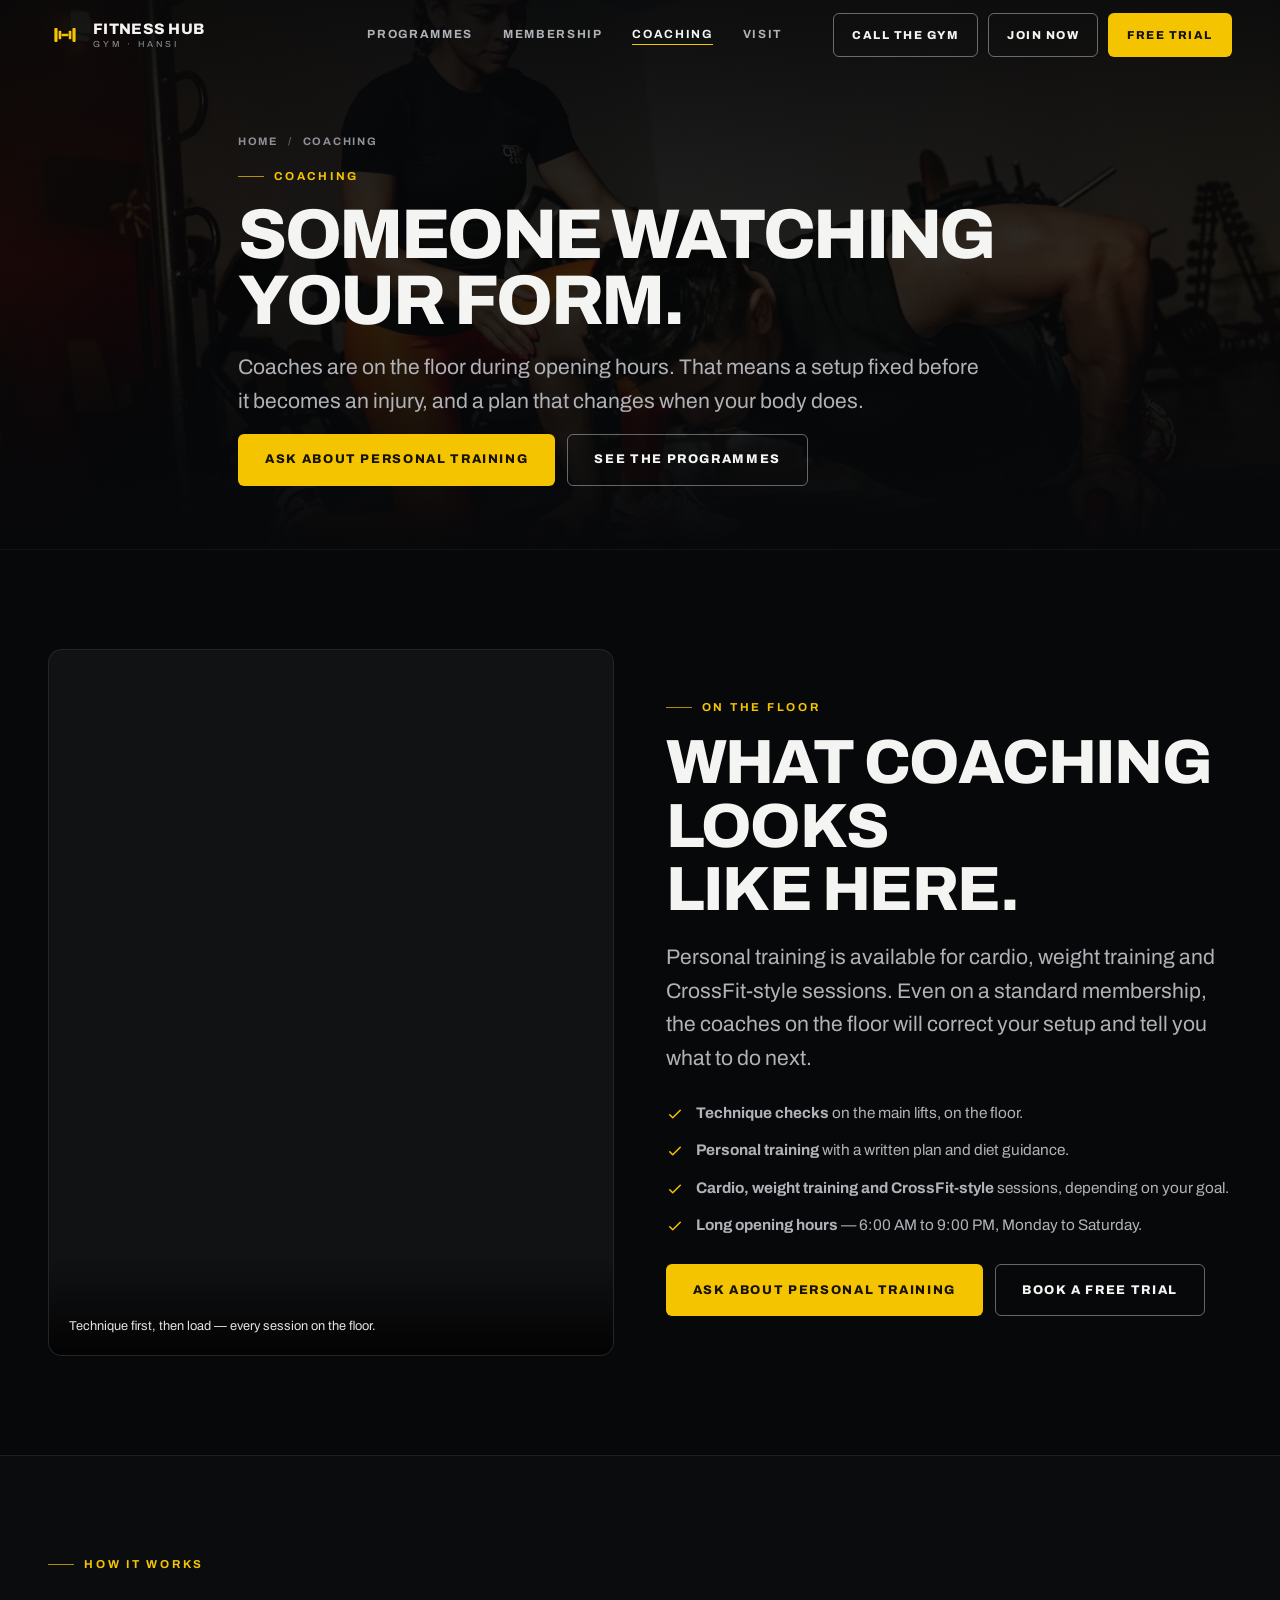
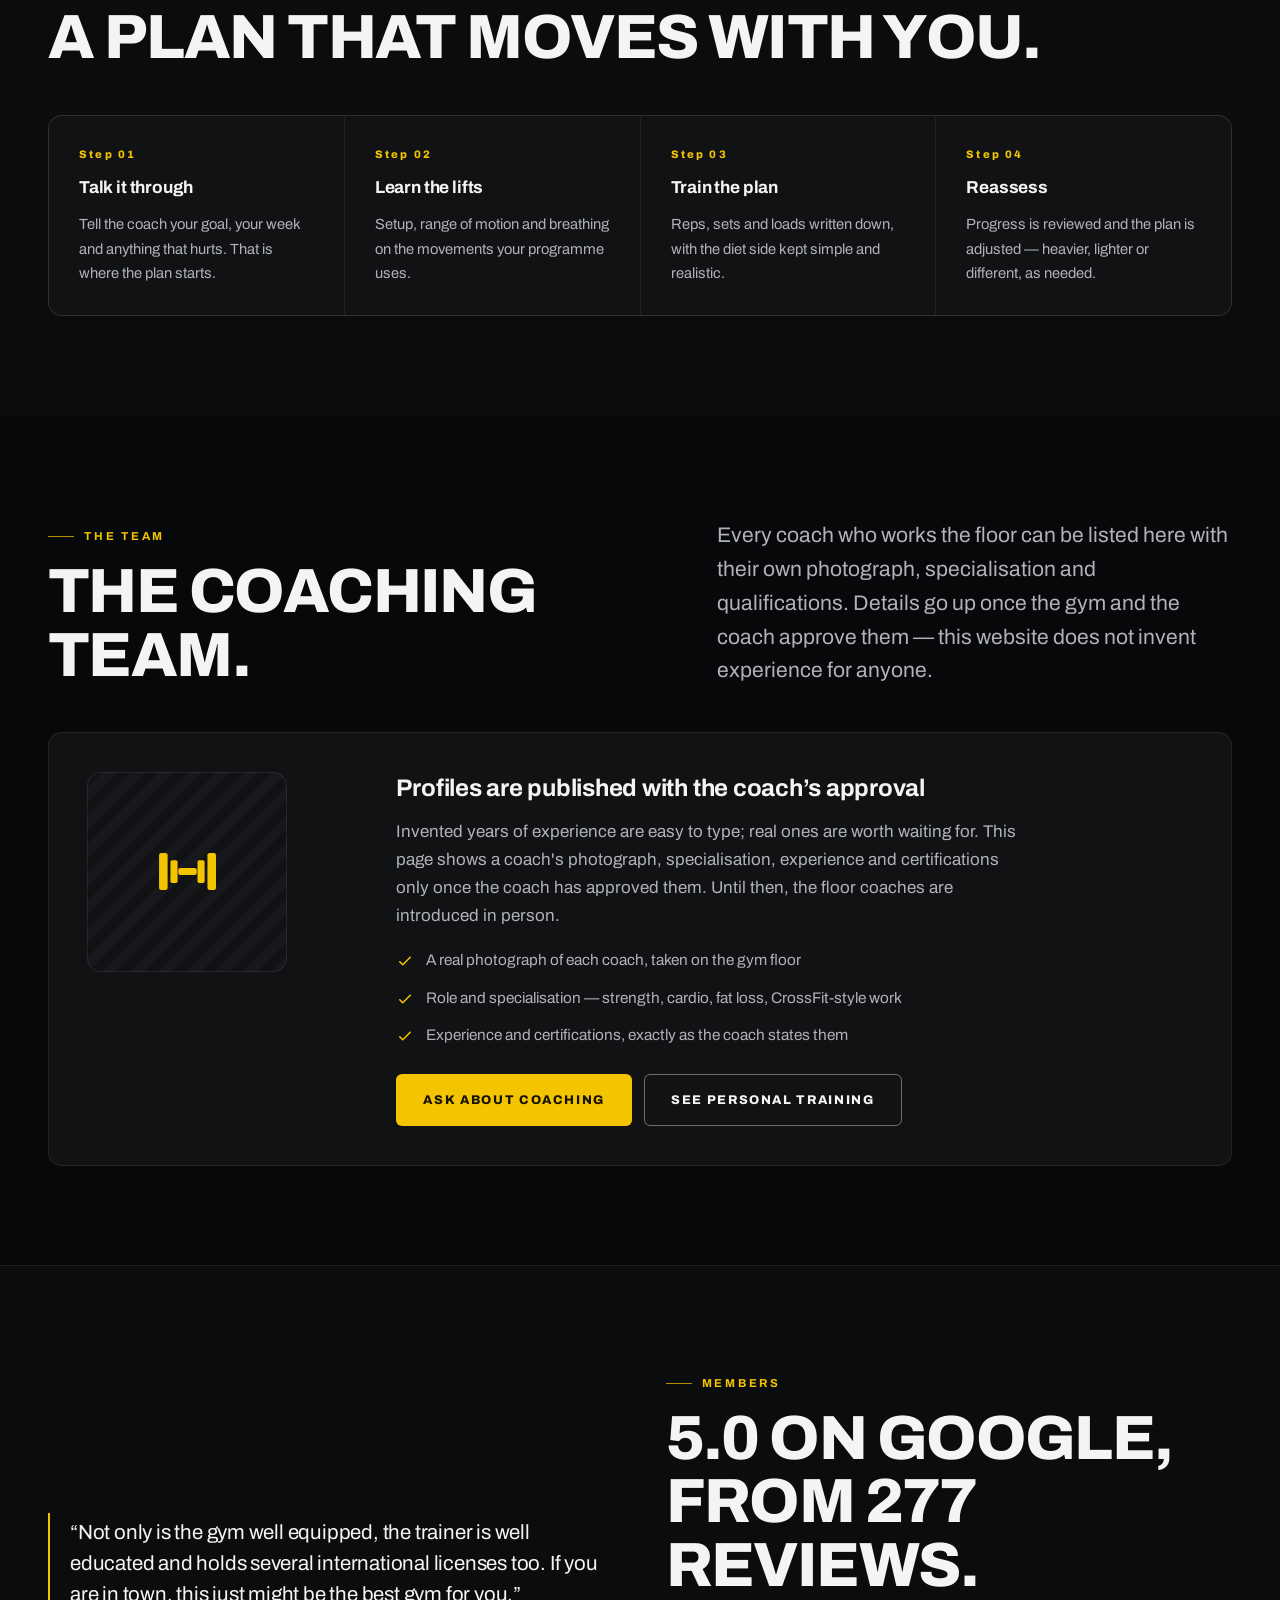
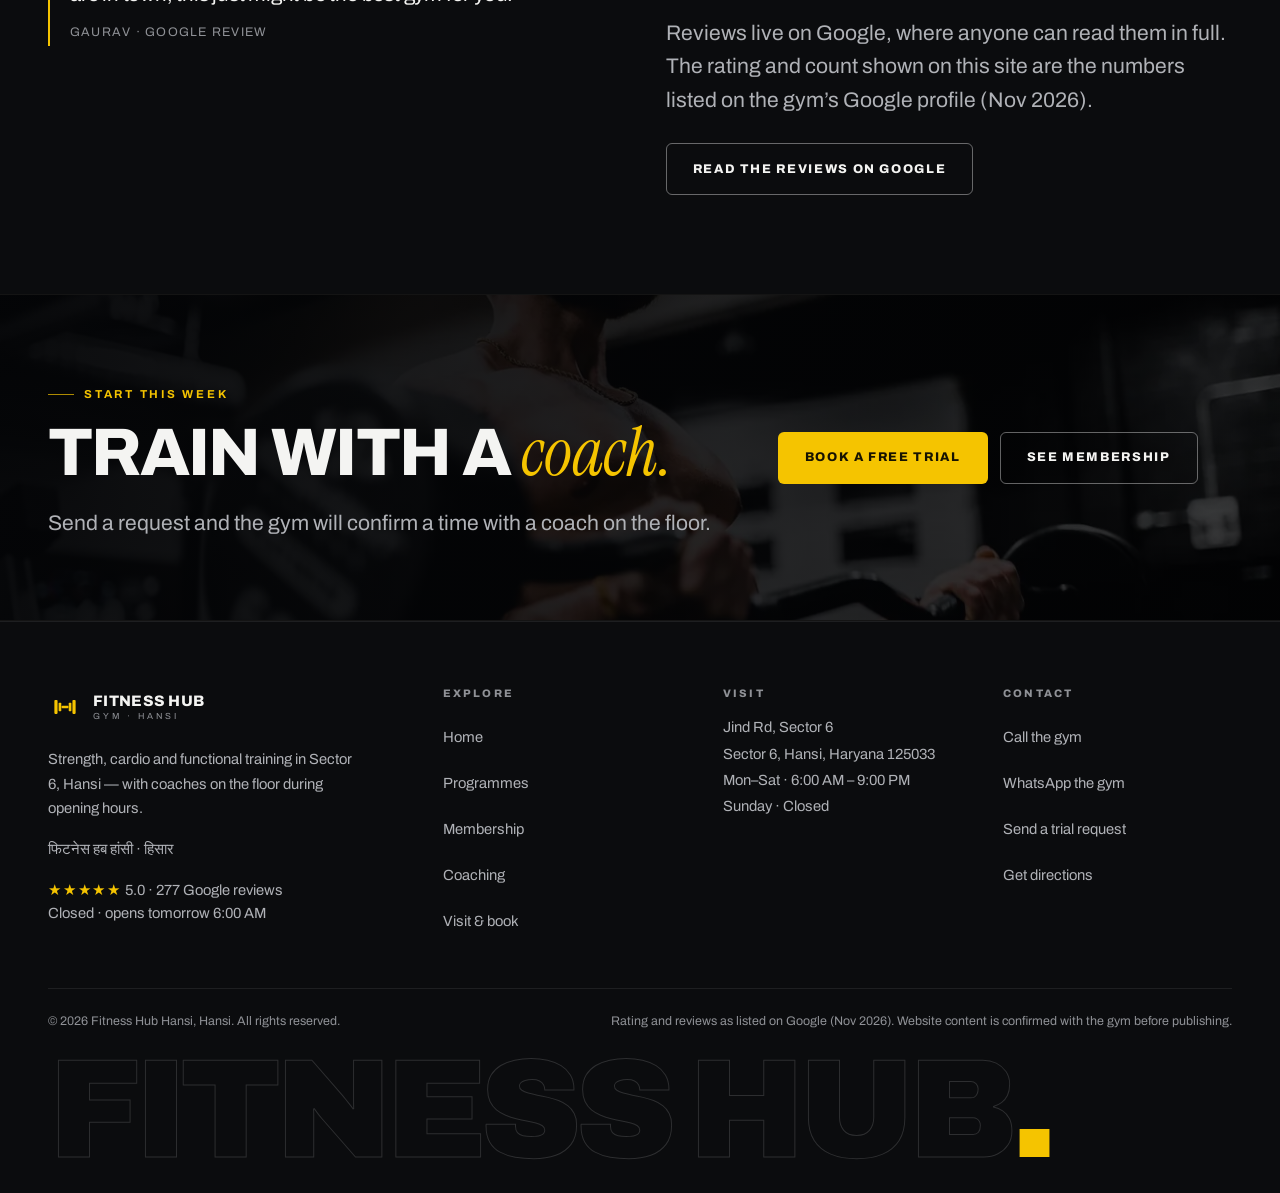
<file: coaching.html>
<!doctype html>
<html lang="en-IN">
  <head>
    <meta charset="utf-8" />
    <meta name="viewport" content="width=device-width, initial-scale=1" />
    <script>
      /* Scripted, but content must never depend on a script that fails to
         arrive: if site.js has not booted in 1.5 s, reveal every section. */
      document.documentElement.classList.add("js");
      window.setTimeout(function () {
        if (!window.__lfRevealReady) {
          document.documentElement.classList.add("reveal-fallback");
        }
      }, 1500);
    </script>
    <title>Gym Coaching &amp; Personal Training in Hansi | Fitness Hub Hansi</title>
    <meta name="description" content="Coaching at Fitness Hub Hansi, Hansi: technique checks, personal training for cardio, weight training and CrossFit-style sessions, plus diet guidance." />
    <meta name="theme-color" content="#07080a" />
    <meta name="robots" content="index,follow" />
    <meta name="geo.region" content="IN-HR" />
    <meta name="geo.placename" content="Sector 6, Hansi, Haryana" />

    <meta property="og:type" content="website" />
    <meta property="og:site_name" content="Fitness Hub Hansi, Hansi" />
    <meta property="og:title" content="Coaching and personal training at Fitness Hub Hansi, Hansi" />
    <meta property="og:description" content="Coaches on the floor, technique checks and personal training with a written plan and diet guidance." />
    <meta property="og:image" content="og-image.jpg" />
    <meta property="og:image:width" content="1200" />
    <meta property="og:image:height" content="630" />
    <meta property="og:locale" content="en_IN" />
    <meta name="twitter:card" content="summary_large_image" />
    <meta name="twitter:title" content="Coaching and personal training at Fitness Hub Hansi, Hansi" />
    <meta name="twitter:description" content="Coaches on the floor, technique checks and personal training with a written plan and diet guidance." />
    <meta name="twitter:image" content="og-image.jpg" />

    <link rel="icon" href="favicon.svg" type="image/svg+xml" />
    <link rel="icon" href="favicon-32.png" sizes="32x32" type="image/png" />
    <link rel="apple-touch-icon" href="apple-touch-icon.png" />
    <link rel="manifest" href="site.webmanifest" />
    <link rel="preload" href="assets/fonts/archivo-latin.woff2" as="font" type="font/woff2" crossorigin />
    <link rel="stylesheet" href="assets/css/main.css" />
    <script type="application/ld+json">
      {
        "@context": "https://schema.org",
        "@type": "Service",
        "name": "Personal training and gym coaching",
        "serviceType": "Personal training",
        "areaServed": { "@type": "City", "name": "Hansi" },
        "provider": {
          "@type": "HealthClub",
          "name": "Fitness Hub Hansi",
          "address": {
            "@type": "PostalAddress",
            "streetAddress": "Jind Rd, Sector 6",
            "addressLocality": "Sector 6, Hansi",
            "addressRegion": "Haryana",
            "postalCode": "125033",
            "addressCountry": "IN"
          }
        },
        "description": "One-to-one coaching and on-floor technique support for cardio, weight training and CrossFit-style sessions, with simple diet guidance."
      }
    </script>
  </head>

  <body>
    <a class="skip-link" href="#main">Skip to content</a>
    <div class="progress" aria-hidden="true"><i data-progress></i></div>

    <noscript>
          <nav class="nojs-nav" aria-label="Pages">
            <div class="container nojs-nav__inner">
              <a href="index.html">Home</a>
              <a href="programmes.html">Programmes</a>
              <a href="membership.html">Membership</a>
              <a href="coaching.html">Coaching</a>
              <a href="contact.html">Visit &amp; book</a>
              <a class="nojs-nav__cta" href="contact.html#book">Book a free trial</a>
            </div>
          </nav>
    </noscript>

    <header class="site-header" data-header>
      <div class="container site-header__inner">
        <a class="logo" href="index.html" aria-label="Fitness Hub Hansi, Hansi — home">
          <svg class="logo__mark" viewBox="0 0 64 64" aria-hidden="true" focusable="false">
            <rect x="12" y="19" width="6" height="26" rx="1.5" fill="currentColor" />
            <rect x="20" y="24" width="5" height="16" rx="1.2" fill="currentColor" />
            <rect x="25.5" y="29.5" width="13" height="5" rx="1.5" fill="currentColor" />
            <rect x="39" y="24" width="5" height="16" rx="1.2" fill="currentColor" />
            <rect x="46" y="19" width="6" height="26" rx="1.5" fill="currentColor" />
          </svg>
          <span class="logo__type">
            <span class="logo__name">Fitness Hub</span>
            <span class="logo__sub">Gym · Hansi</span>
          </span>
        </a>

        <nav class="nav" aria-label="Main navigation">
          <ul class="nav__list">
            <li><a class="nav__link" href="programmes.html">Programmes</a></li>
            <li><a class="nav__link" href="membership.html">Membership</a></li>
            <li><a class="nav__link" href="coaching.html" aria-current="page">Coaching</a></li>
            <li><a class="nav__link" href="contact.html">Visit</a></li>
          </ul>
        </nav>

        <div class="site-header__actions">
          <a class="btn btn--outline btn--sm" data-contact="call" hidden href="#">Call the gym</a>
          <a class="btn btn--outline btn--sm" href="membership.html#plans">Join now</a>
          <a class="btn btn--gold btn--sm" href="contact.html#book">Free trial</a>
        </div>

        <button class="nav-toggle" type="button" data-nav-toggle aria-expanded="false" aria-controls="drawer">
          <span class="nav-toggle__bars" aria-hidden="true"><i></i><i></i><i></i></span>
          Menu
        </button>
      </div>
    </header>
    <div class="drawer" id="drawer" data-drawer>
      <nav class="drawer__list" aria-label="Mobile navigation">
        <a href="index.html" class="drawer__link" style="--i: 0">Home <small>01</small></a>
        <a href="programmes.html" class="drawer__link" style="--i: 1">Programmes <small>02</small></a>
        <a href="membership.html" class="drawer__link" style="--i: 2">Membership <small>03</small></a>
        <a href="coaching.html" class="drawer__link" aria-current="page" style="--i: 3">Coaching <small>04</small></a>
        <a href="contact.html" class="drawer__link" style="--i: 4">Visit &amp; book <small>05</small></a>
      </nav>
      <div class="drawer__foot">
        <a class="btn btn--gold btn--block" href="contact.html#book">Book a free trial</a>
        <a class="btn btn--outline btn--block" href="membership.html#plans">Join now</a>
        <a class="btn btn--outline btn--block" data-contact="whatsapp" hidden href="#">WhatsApp the gym</a>
        <p class="drawer__meta">
          <span>Jind Rd, Sector 6, Hansi</span>
          <span>Mon–Sat 6:00 AM – 9:00 PM · Sunday closed</span>
          <span data-open-status>Open now</span>
        </p>
      </div>
    </div>

    <main id="main">
      <section class="page-hero">
        <div class="page-hero__media" aria-hidden="true">
          <picture>
            <source type="image/webp" sizes="100vw" srcset="assets/img/lf_prog_pt-800.webp 800w, assets/img/lf_prog_pt-1300.webp 1300w, assets/img/lf_prog_pt-1800.webp 1800w" />
            <img src="assets/img/lf_prog_pt-1300.jpg" alt="" width="1800" height="1200" fetchpriority="high" decoding="async" />
          </picture>
        </div>
        <div class="page-hero__scrim" aria-hidden="true"></div>
        <div class="container page-hero__inner">
          <nav class="breadcrumb" aria-label="Breadcrumb">
            <a href="index.html">Home</a>
            <span aria-hidden="true">/</span>
            <span>Coaching</span>
          </nav>
          <p class="eyebrow">Coaching</p>
          <h1 class="h1">Someone watching<br />your form.</h1>
          <p class="lede">
            Coaches are on the floor during opening hours. That means a setup fixed before it becomes
            an injury, and a plan that changes when your body does.
          </p>
          <div class="btns">
            <a class="btn btn--gold" href="contact.html?goal=Personal%20training#book">Ask about personal training</a>
            <a class="btn btn--outline" href="programmes.html">See the programmes</a>
          </div>
        </div>
      </section>

      <section class="section">
        <div class="container split">
          <figure class="media-frame media-frame--portrait rv">
              <picture>
                <source type="image/webp" sizes="(min-width: 900px) 45vw, 100vw" srcset="assets/img/lf_prog_pt-800.webp 800w, assets/img/lf_prog_pt-1300.webp 1300w, assets/img/lf_prog_pt-1800.webp 1800w" />
                <img src="assets/img/lf_prog_pt-1300.jpg" alt="A coach at Fitness Hub Hansi correcting a member's technique" width="1300" height="867" loading="lazy" decoding="async" />
              </picture>
            <figcaption>Technique first, then load — every session on the floor.</figcaption>
          </figure>
          <div class="rv" style="--d: 0.08s">
            <p class="eyebrow">On the floor</p>
            <h2 class="h2 mt-2">What coaching looks like here.</h2>
            <p class="lede mt-3">
              Personal training is available for cardio, weight training and CrossFit-style sessions.
              Even on a standard membership, the coaches on the floor will correct your setup and tell
              you what to do next.
            </p>
            <ul class="check-list mt-4">
              <li><svg viewBox="0 0 24 24" aria-hidden="true" fill="none" stroke="currentColor" stroke-width="2"><path d="M5 13l4 4L19 7" stroke-linecap="round" stroke-linejoin="round"/></svg><span><b>Technique checks</b> on the main lifts, on the floor.</span></li>
              <li><svg viewBox="0 0 24 24" aria-hidden="true" fill="none" stroke="currentColor" stroke-width="2"><path d="M5 13l4 4L19 7" stroke-linecap="round" stroke-linejoin="round"/></svg><span><b>Personal training</b> with a written plan and diet guidance.</span></li>
              <li><svg viewBox="0 0 24 24" aria-hidden="true" fill="none" stroke="currentColor" stroke-width="2"><path d="M5 13l4 4L19 7" stroke-linecap="round" stroke-linejoin="round"/></svg><span><b>Cardio, weight training and CrossFit-style</b> sessions, depending on your goal.</span></li>
              <li><svg viewBox="0 0 24 24" aria-hidden="true" fill="none" stroke="currentColor" stroke-width="2"><path d="M5 13l4 4L19 7" stroke-linecap="round" stroke-linejoin="round"/></svg><span><b>Long opening hours</b> — 6:00 AM to 9:00 PM, Monday to Saturday.</span></li>
            </ul>
            <div class="btns mt-4">
              <a class="btn btn--gold" href="contact.html?goal=Personal%20training#book">Ask about personal training</a>
              <a class="btn btn--outline" href="contact.html#book">Book a free trial</a>
            </div>
          </div>
        </div>
      </section>

      <section class="section section--surface section--rule">
        <div class="container">
          <div class="section-head rv">
            <p class="eyebrow">How it works</p>
            <h2 class="h2 mt-2">A plan that moves with you.</h2>
          </div>
          <ol class="steps">
            <li class="step rv">
              <span class="step__idx">Step 01</span>
              <h3>Talk it through</h3>
              <p>Tell the coach your goal, your week and anything that hurts. That is where the plan starts.</p>
            </li>
            <li class="step rv">
              <span class="step__idx">Step 02</span>
              <h3>Learn the lifts</h3>
              <p>Setup, range of motion and breathing on the movements your programme uses.</p>
            </li>
            <li class="step rv">
              <span class="step__idx">Step 03</span>
              <h3>Train the plan</h3>
              <p>Reps, sets and loads written down, with the diet side kept simple and realistic.</p>
            </li>
            <li class="step rv">
              <span class="step__idx">Step 04</span>
              <h3>Reassess</h3>
              <p>Progress is reviewed and the plan is adjusted — heavier, lighter or different, as needed.</p>
            </li>
          </ol>
        </div>
      </section>

      <section class="section" id="coaches">
        <div class="container">
          <div class="section-head section-head--split">
            <div class="rv">
              <p class="eyebrow">The team</p>
              <h2 class="h2 mt-2">The coaching team.</h2>
            </div>
            <p class="lede rv" style="--d: 0.08s">
              Every coach who works the floor can be listed here with their own photograph,
              specialisation and qualifications. Details go up once the gym and the coach approve
              them — this website does not invent experience for anyone.
            </p>
          </div>

          <!-- Populated from assets/js/business.js → trainers[] (see README §2c).
               Kept hidden until real, approved profiles exist. -->
          <div class="coach-grid" data-coaches hidden></div>

          <div class="coach-empty rv" data-coaches-note>
            <div class="coach-empty__mark" aria-hidden="true">
              <svg viewBox="0 0 64 64" aria-hidden="true" focusable="false">
                <rect x="12" y="19" width="6" height="26" rx="1.5" fill="currentColor" />
                <rect x="20" y="24" width="5" height="16" rx="1.2" fill="currentColor" />
                <rect x="25.5" y="29.5" width="13" height="5" rx="1.5" fill="currentColor" />
                <rect x="39" y="24" width="5" height="16" rx="1.2" fill="currentColor" />
                <rect x="46" y="19" width="6" height="26" rx="1.5" fill="currentColor" />
              </svg>
            </div>
            <div class="coach-empty__body">
              <h3 class="subhead">Profiles are published with the coach’s approval</h3>
              <p class="muted mt-2">
                Invented years of experience are easy to type; real ones are worth waiting for.
                This page shows a coach's photograph, specialisation, experience and
                certifications only once the coach has approved them. Until then, the floor
                coaches are introduced in person.
              </p>
              <ul class="check-list mt-3">
                <li>
                  <svg viewBox="0 0 24 24" aria-hidden="true" fill="none" stroke="currentColor" stroke-width="2"><path d="M5 13l4 4L19 7" stroke-linecap="round" stroke-linejoin="round"/></svg>
                  <span>A real photograph of each coach, taken on the gym floor</span>
                </li>
                <li>
                  <svg viewBox="0 0 24 24" aria-hidden="true" fill="none" stroke="currentColor" stroke-width="2"><path d="M5 13l4 4L19 7" stroke-linecap="round" stroke-linejoin="round"/></svg>
                  <span>Role and specialisation — strength, cardio, fat loss, CrossFit-style work</span>
                </li>
                <li>
                  <svg viewBox="0 0 24 24" aria-hidden="true" fill="none" stroke="currentColor" stroke-width="2"><path d="M5 13l4 4L19 7" stroke-linecap="round" stroke-linejoin="round"/></svg>
                  <span>Experience and certifications, exactly as the coach states them</span>
                </li>
              </ul>
              <div class="btns mt-4">
                <a class="btn btn--gold" href="contact.html?goal=Personal%20training#book">Ask about coaching</a>
                <a class="btn btn--outline" href="programmes.html#personal-training">See personal training</a>
              </div>
            </div>
          </div>
        </div>
      </section>

      <section class="section section--surface section--rule">
        <div class="container">
          <div class="split">
            <div class="quote-card rv">
              <blockquote>
                “Not only is the gym well equipped, the trainer is well educated and holds several
                international licenses too. If you are in town, this just might be the best gym for you.”
              </blockquote>
              <cite>Gaurav · Google review</cite>
            </div>
            <div class="rv" style="--d: 0.08s">
              <p class="eyebrow">Members</p>
              <h2 class="h2 mt-2">5.0 on Google, from 277 reviews.</h2>
              <p class="lede mt-3">
                Reviews live on Google, where anyone can read them in full. The rating and count shown
                on this site are the numbers listed on the gym’s Google profile (Nov 2026).
              </p>
              <div class="btns mt-4">
                <a class="btn btn--outline" href="https://www.google.com/maps/search/?api=1&amp;query=Fitness%20Hub%20Hansi%2C%20Jind%20Rd%2C%20Sector%206%2C%20Hansi%2C%20Haryana%20125033" target="_blank" rel="noopener">Read the reviews on Google</a>
              </div>
            </div>
          </div>
        </div>
      </section>

      <section class="cta-band">
        <div class="cta-band__media" aria-hidden="true">
          <picture>
            <source type="image/webp" sizes="100vw" srcset="assets/img/lf_prog_strength-800.webp 800w, assets/img/lf_prog_strength-1300.webp 1300w, assets/img/lf_prog_strength-1800.webp 1800w" />
            <img src="assets/img/lf_prog_strength-1300.jpg" alt="" width="1800" height="1200" loading="lazy" decoding="async" />
          </picture>
        </div>
        <div class="cta-band__scrim" aria-hidden="true"></div>
        <div class="container cta-band__inner">
          <div class="rv">
            <p class="eyebrow">Start this week</p>
            <h2 class="h2 cta-band__title mt-2">
              Train with a <span class="serif gold">coach.</span>
            </h2>
            <p class="lede mt-3">Send a request and the gym will confirm a time with a coach on the floor.</p>
          </div>
          <div class="btns rv" style="--d: 0.08s">
            <a class="btn btn--gold" href="contact.html#book">Book a free trial</a>
            <a class="btn btn--outline" href="membership.html">See membership</a>
          </div>
        </div>
      </section>
    </main>

    <footer class="site-footer">
      <div class="container">
        <div class="footer-grid">
          <div class="footer-brand">
            <a class="logo" href="index.html" aria-label="Fitness Hub Hansi, Hansi — home">
              <svg class="logo__mark" viewBox="0 0 64 64" aria-hidden="true" focusable="false">
            <rect x="12" y="19" width="6" height="26" rx="1.5" fill="currentColor" />
            <rect x="20" y="24" width="5" height="16" rx="1.2" fill="currentColor" />
            <rect x="25.5" y="29.5" width="13" height="5" rx="1.5" fill="currentColor" />
            <rect x="39" y="24" width="5" height="16" rx="1.2" fill="currentColor" />
            <rect x="46" y="19" width="6" height="26" rx="1.5" fill="currentColor" />
          </svg>
              <span class="logo__type">
                <span class="logo__name">Fitness Hub</span>
                <span class="logo__sub">Gym · Hansi</span>
              </span>
            </a>
            <p>
              Strength, cardio and functional training in Sector 6, Hansi — with coaches on the floor during opening hours.
            </p>
            <p class="small" lang="hi">फिटनेस हब हांसी · हिसार</p>
            <p class="small">
              <span class="stars" aria-hidden="true">★★★★★</span> 5.0 · 277 Google reviews<br />
              <span data-open-status>Open now</span>
            </p>
          </div>

          <div class="footer-col">
            <h2>Explore</h2>
            <ul>
              <li><a href="index.html">Home</a></li>
              <li><a href="programmes.html">Programmes</a></li>
              <li><a href="membership.html">Membership</a></li>
              <li><a href="coaching.html">Coaching</a></li>
              <li><a href="contact.html">Visit &amp; book</a></li>
            </ul>
          </div>

          <div class="footer-col">
            <h2>Visit</h2>
            <ul>
              <li>Jind Rd, Sector 6</li>
              <li>Sector 6, Hansi, Haryana 125033</li>
              <li>Mon–Sat · 6:00 AM – 9:00 PM</li>
              <li>Sunday · Closed</li>
            </ul>
          </div>

          <div class="footer-col">
            <h2>Contact</h2>
            <ul>
              <li><a data-contact="call" hidden href="#">Call the gym</a></li>
              <li><a data-contact="whatsapp" hidden href="#">WhatsApp the gym</a></li>
              <li><a href="contact.html#book">Send a trial request</a></li>
              <li><a href="https://www.google.com/maps/dir/?api=1&amp;destination=29.10292468,75.97592265" target="_blank" rel="noopener">Get directions</a></li>
            </ul>
          </div>
        </div>

        <div class="footer-meta">
          <p>© <span data-year>2026</span> Fitness Hub Hansi, Hansi. All rights reserved.</p>
          <p>Rating and reviews as listed on Google (Nov 2026). Website content is confirmed with the gym before publishing.</p>
        </div>
      </div>
      <div class="footer-wordmark" aria-hidden="true">Fitness Hub<span>.</span></div>
    </footer>
    <div class="actionbar" data-actionbar>
      <a class="btn btn--gold" href="contact.html#book">Free trial</a>
      <a class="btn btn--outline" data-contact="whatsapp" hidden href="#">WhatsApp</a>
      <a class="btn btn--outline" href="https://www.google.com/maps/dir/?api=1&amp;destination=29.10292468,75.97592265" target="_blank" rel="noopener">Directions</a>
    </div>

    <script src="assets/js/business.js" defer></script>
    <script src="assets/js/site.js" defer></script>
  </body>
</html>
</file>
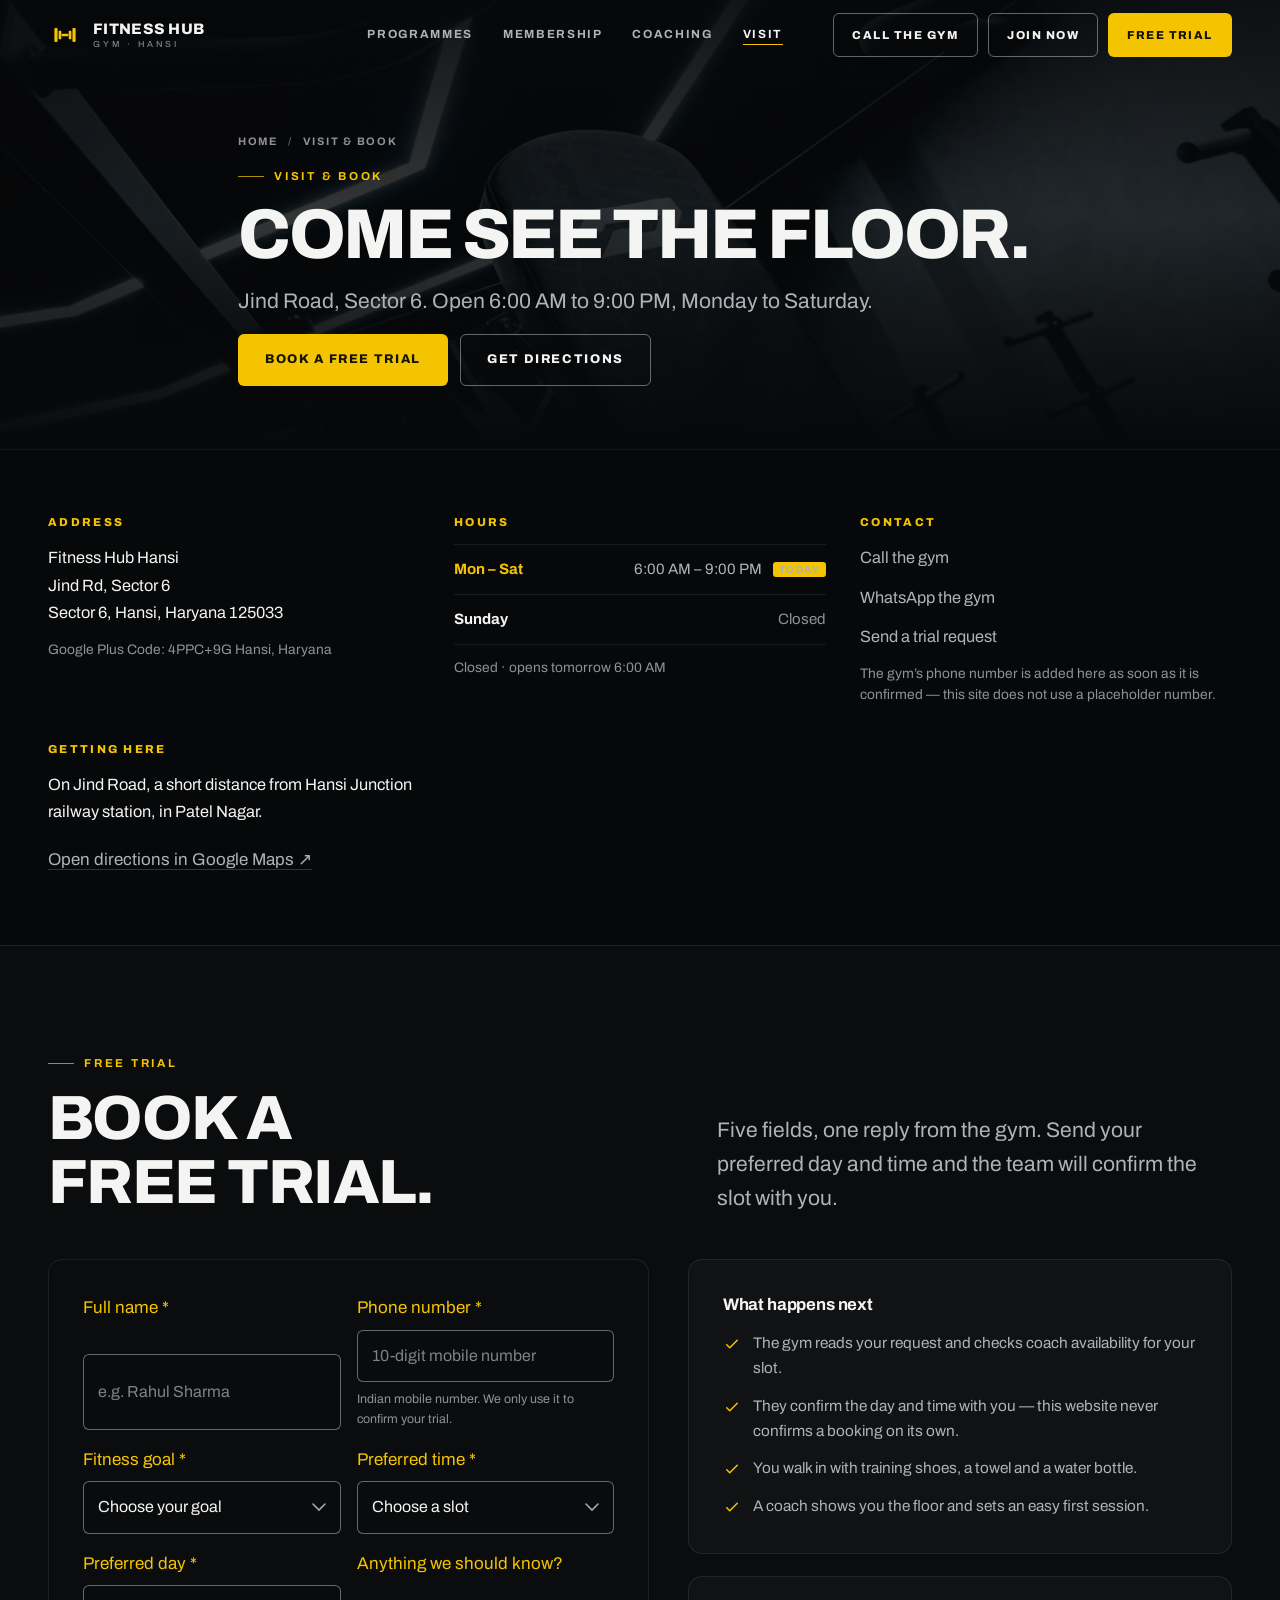
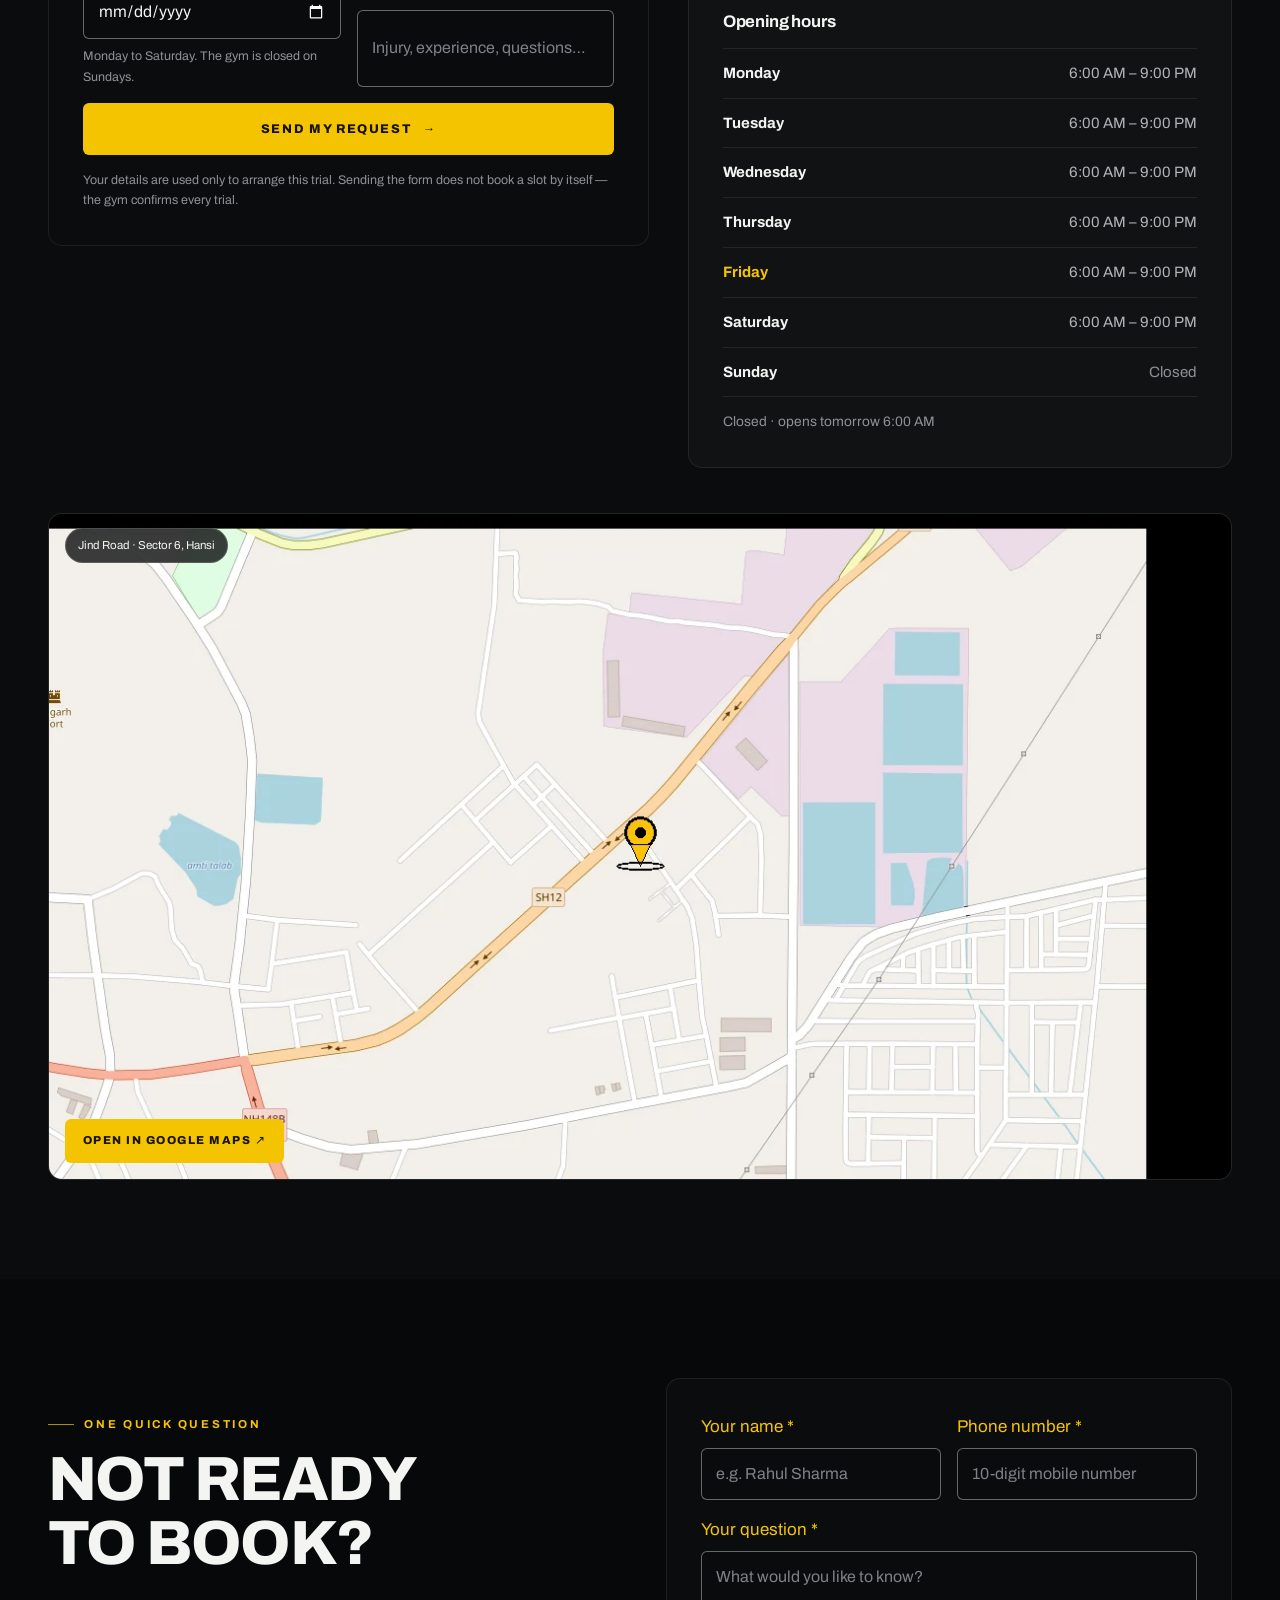
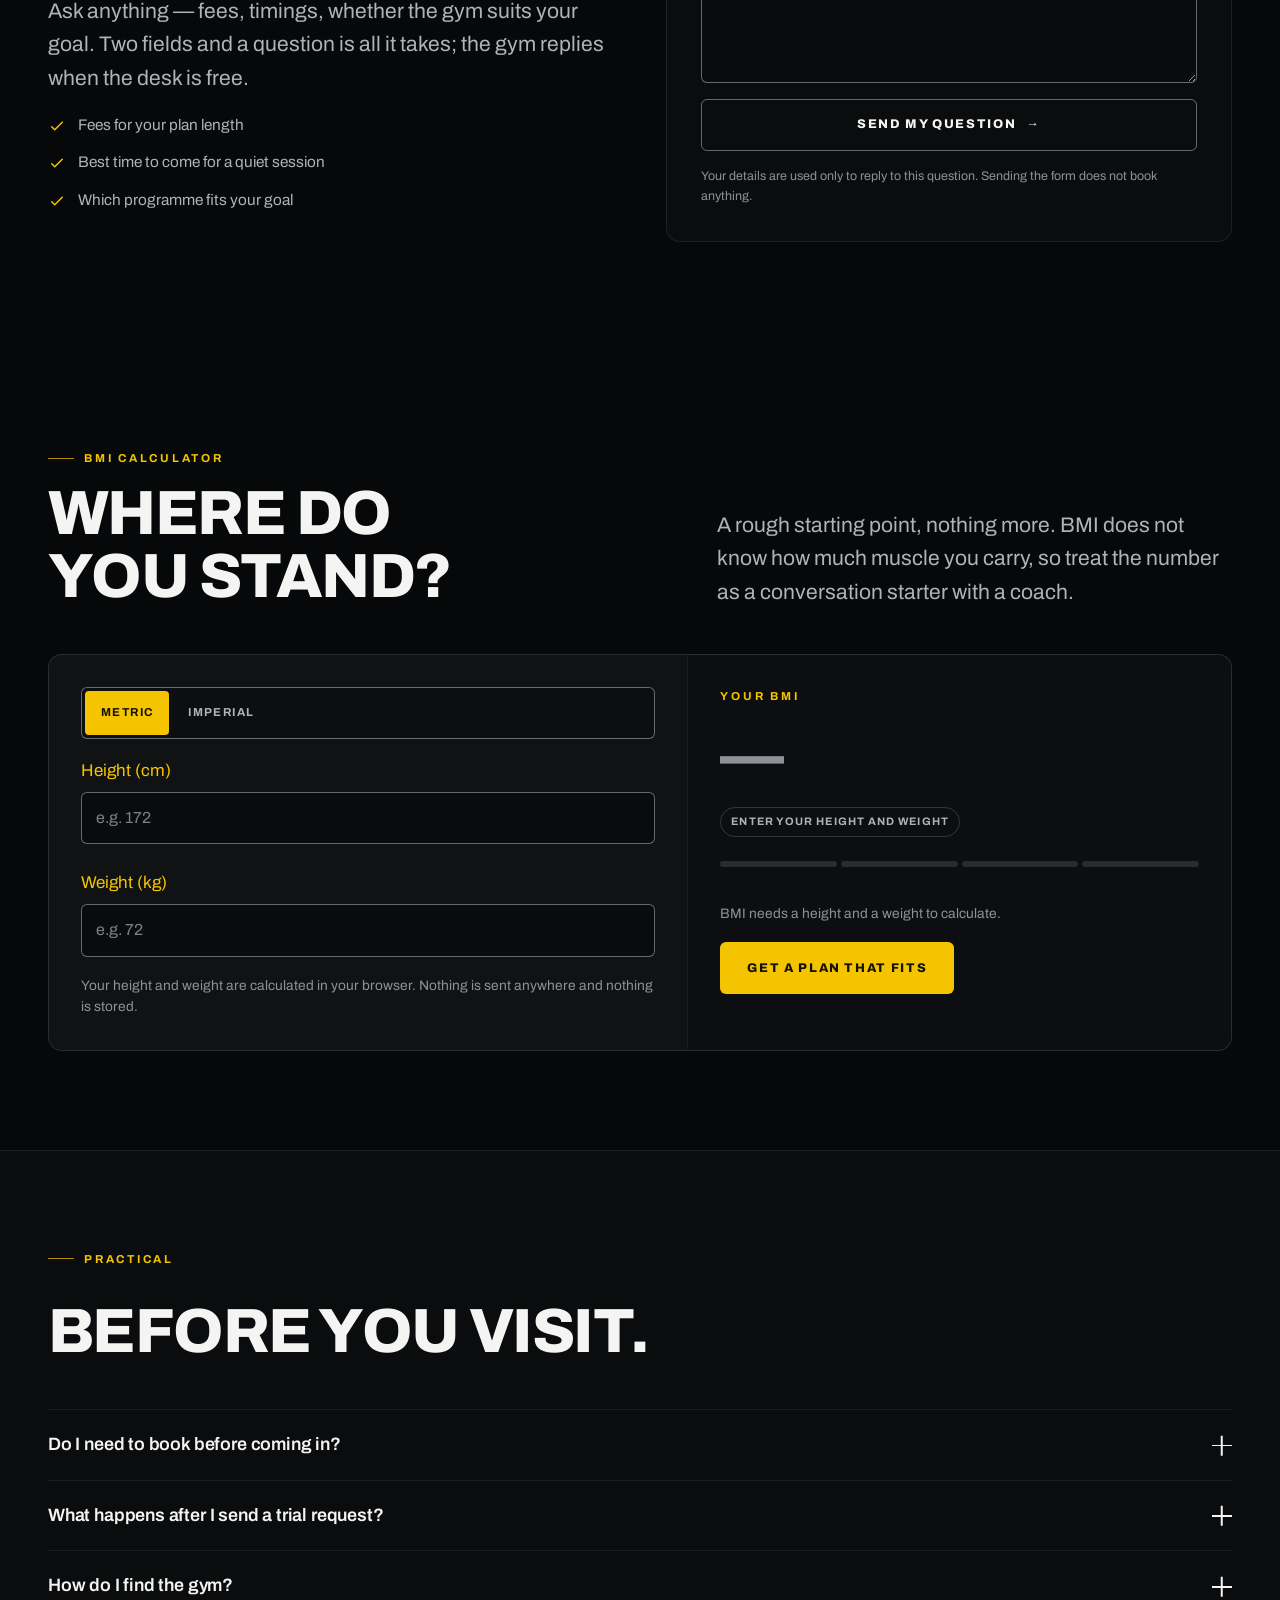
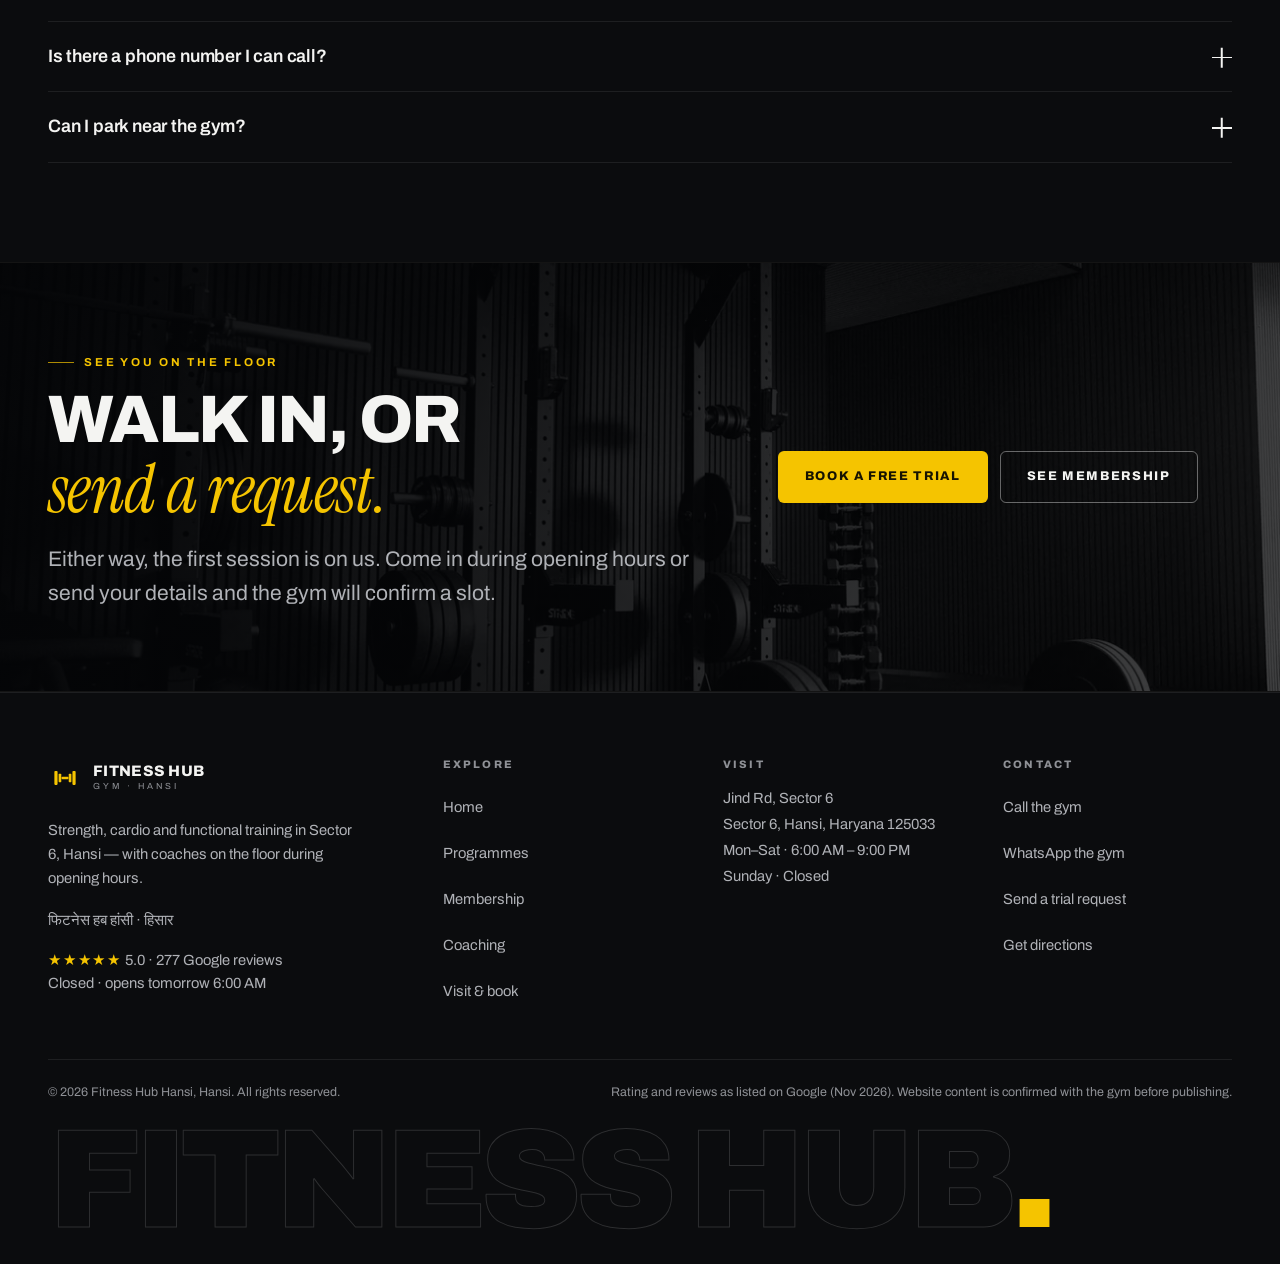
<file: contact.html>
<!doctype html>
<html lang="en-IN">
  <head>
    <meta charset="utf-8" />
    <meta name="viewport" content="width=device-width, initial-scale=1" />
    <script>
      /* Scripted, but content must never depend on a script that fails to
         arrive: if site.js has not booted in 1.5 s, reveal every section. */
      document.documentElement.classList.add("js");
      window.setTimeout(function () {
        if (!window.__lfRevealReady) {
          document.documentElement.classList.add("reveal-fallback");
        }
      }, 1500);
    </script>
    <title>Visit Fitness Hub Hansi, Sector 6, Hansi | Hours, Map &amp; Free Trial</title>
    <meta name="description" content="Fitness Hub Hansi, Jind Road, Sector 6, Hansi. Opening hours, directions, map, BMI calculator and free trial booking. Open Mon–Sat." />
    <meta name="theme-color" content="#07080a" />
    <meta name="robots" content="index,follow" />
    <meta name="geo.region" content="IN-HR" />
    <meta name="geo.placename" content="Sector 6, Hansi, Haryana" />

    <meta property="og:type" content="website" />
    <meta property="og:site_name" content="Fitness Hub Hansi, Hansi" />
    <meta property="og:title" content="Visit Fitness Hub Hansi in Sector 6, Hansi" />
    <meta property="og:description" content="Directions, opening hours and free trial booking for Fitness Hub Hansi, Hansi." />
    <meta property="og:image" content="og-image.jpg" />
    <meta property="og:image:width" content="1200" />
    <meta property="og:image:height" content="630" />
    <meta property="og:locale" content="en_IN" />
    <meta name="twitter:card" content="summary_large_image" />
    <meta name="twitter:title" content="Visit Fitness Hub Hansi in Sector 6, Hansi" />
    <meta name="twitter:description" content="Directions, opening hours and free trial booking for Fitness Hub Hansi, Hansi." />
    <meta name="twitter:image" content="og-image.jpg" />

    <link rel="icon" href="favicon.svg" type="image/svg+xml" />
    <link rel="icon" href="favicon-32.png" sizes="32x32" type="image/png" />
    <link rel="apple-touch-icon" href="apple-touch-icon.png" />
    <link rel="manifest" href="site.webmanifest" />
    <link rel="preload" href="assets/fonts/archivo-latin.woff2" as="font" type="font/woff2" crossorigin />
    <link rel="stylesheet" href="assets/css/main.css" />
    <script type="application/ld+json">
      {
        "@context": "https://schema.org",
        "@type": "HealthClub",
        "name": "Fitness Hub Hansi",
        "address": {
          "@type": "PostalAddress",
          "streetAddress": "Jind Rd, Sector 6",
          "addressLocality": "Sector 6, Hansi",
          "addressRegion": "Haryana",
          "postalCode": "125033",
          "addressCountry": "IN"
        },
        "geo": { "@type": "GeoCoordinates", "latitude": 29.10292468, "longitude": 75.97592265 },
        "hasMap": "https://www.google.com/maps/search/?api=1&query=Fitness%20Hub%20Hansi%2C%20Jind%20Rd%2C%20Sector%206%2C%20Hansi%2C%20Haryana%20125033",
        "openingHoursSpecification": [
          {
            "@type": "OpeningHoursSpecification",
            "dayOfWeek": ["Monday", "Tuesday", "Wednesday", "Thursday", "Friday", "Saturday"],
            "opens": "06:00",
            "closes": "21:00"
          }
        ]
      }
    </script>
  </head>

  <body>
    <a class="skip-link" href="#main">Skip to content</a>
    <div class="progress" aria-hidden="true"><i data-progress></i></div>

    <noscript>
          <nav class="nojs-nav" aria-label="Pages">
            <div class="container nojs-nav__inner">
              <a href="index.html">Home</a>
              <a href="programmes.html">Programmes</a>
              <a href="membership.html">Membership</a>
              <a href="coaching.html">Coaching</a>
              <a href="contact.html">Visit &amp; book</a>
              <a class="nojs-nav__cta" href="contact.html#book">Book a free trial</a>
            </div>
          </nav>
    </noscript>

    <header class="site-header" data-header>
      <div class="container site-header__inner">
        <a class="logo" href="index.html" aria-label="Fitness Hub Hansi, Hansi — home">
          <svg class="logo__mark" viewBox="0 0 64 64" aria-hidden="true" focusable="false">
            <rect x="12" y="19" width="6" height="26" rx="1.5" fill="currentColor" />
            <rect x="20" y="24" width="5" height="16" rx="1.2" fill="currentColor" />
            <rect x="25.5" y="29.5" width="13" height="5" rx="1.5" fill="currentColor" />
            <rect x="39" y="24" width="5" height="16" rx="1.2" fill="currentColor" />
            <rect x="46" y="19" width="6" height="26" rx="1.5" fill="currentColor" />
          </svg>
          <span class="logo__type">
            <span class="logo__name">Fitness Hub</span>
            <span class="logo__sub">Gym · Hansi</span>
          </span>
        </a>

        <nav class="nav" aria-label="Main navigation">
          <ul class="nav__list">
            <li><a class="nav__link" href="programmes.html">Programmes</a></li>
            <li><a class="nav__link" href="membership.html">Membership</a></li>
            <li><a class="nav__link" href="coaching.html">Coaching</a></li>
            <li><a class="nav__link" href="contact.html" aria-current="page">Visit</a></li>
          </ul>
        </nav>

        <div class="site-header__actions">
          <a class="btn btn--outline btn--sm" data-contact="call" hidden href="#">Call the gym</a>
          <a class="btn btn--outline btn--sm" href="membership.html#plans">Join now</a>
          <a class="btn btn--gold btn--sm" href="contact.html#book">Free trial</a>
        </div>

        <button class="nav-toggle" type="button" data-nav-toggle aria-expanded="false" aria-controls="drawer">
          <span class="nav-toggle__bars" aria-hidden="true"><i></i><i></i><i></i></span>
          Menu
        </button>
      </div>
    </header>
    <div class="drawer" id="drawer" data-drawer>
      <nav class="drawer__list" aria-label="Mobile navigation">
        <a href="index.html" class="drawer__link" style="--i: 0">Home <small>01</small></a>
        <a href="programmes.html" class="drawer__link" style="--i: 1">Programmes <small>02</small></a>
        <a href="membership.html" class="drawer__link" style="--i: 2">Membership <small>03</small></a>
        <a href="coaching.html" class="drawer__link" style="--i: 3">Coaching <small>04</small></a>
        <a href="contact.html" class="drawer__link" aria-current="page" style="--i: 4">Visit &amp; book <small>05</small></a>
      </nav>
      <div class="drawer__foot">
        <a class="btn btn--gold btn--block" href="contact.html#book">Book a free trial</a>
        <a class="btn btn--outline btn--block" href="membership.html#plans">Join now</a>
        <a class="btn btn--outline btn--block" data-contact="whatsapp" hidden href="#">WhatsApp the gym</a>
        <p class="drawer__meta">
          <span>Jind Rd, Sector 6, Hansi</span>
          <span>Mon–Sat 6:00 AM – 9:00 PM · Sunday closed</span>
          <span data-open-status>Open now</span>
        </p>
      </div>
    </div>

    <main id="main">
      <section class="page-hero">
        <div class="page-hero__media" aria-hidden="true">
          <picture>
            <source type="image/webp" sizes="100vw" srcset="assets/img/lf_floor-800.webp 800w, assets/img/lf_floor-1300.webp 1300w, assets/img/lf_floor-1800.webp 1800w" />
            <img src="assets/img/lf_floor-1300.jpg" alt="" width="1200" height="1800" fetchpriority="high" decoding="async" />
          </picture>
        </div>
        <div class="page-hero__scrim" aria-hidden="true"></div>
        <div class="container page-hero__inner">
          <nav class="breadcrumb" aria-label="Breadcrumb">
            <a href="index.html">Home</a>
            <span aria-hidden="true">/</span>
            <span>Visit &amp; book</span>
          </nav>
          <p class="eyebrow">Visit &amp; book</p>
          <h1 class="h1">Come see the floor.</h1>
          <p class="lede">
            Jind Road, Sector 6. Open 6:00 AM to 9:00 PM,
            Monday to Saturday.
          </p>
          <div class="btns">
            <a class="btn btn--gold" href="#book">Book a free trial</a>
            <a class="btn btn--outline" href="https://www.google.com/maps/dir/?api=1&amp;destination=29.10292468,75.97592265" target="_blank" rel="noopener">Get directions</a>
          </div>
        </div>
      </section>

      <section class="section section--tight" aria-labelledby="essentials">
        <div class="container info-grid">
          <h2 class="sr-only" id="essentials">Address, hours and contact</h2>
          <div class="info-block rv">
            <h3>Address</h3>
            <p class="info-value">
              Fitness Hub Hansi<br />
              Jind Rd, Sector 6<br />
              Sector 6, Hansi, Haryana 125033
            </p>
            <p class="small">Google Plus Code: 4PPC+9G Hansi, Haryana</p>
          </div>
          <div class="info-block rv" style="--d: 0.06s">
            <h3>Hours</h3>
            <div class="hours">
              <div class="hours__row" data-hours-row data-days="mon tue wed thu fri sat"><b>Mon – Sat</b><span>6:00 AM – 9:00 PM <span class="hours__badge" data-today-badge hidden>Today</span></span></div>
              <div class="hours__row is-closed" data-hours-row data-day="sun"><b>Sunday</b><span>Closed</span></div>
            </div>
            <p class="small" data-open-status>Open now</p>
          </div>
          <div class="info-block rv" style="--d: 0.12s">
            <h3>Contact</h3>
            <p class="info-value"><a data-contact="call" hidden href="#">Call the gym</a></p>
            <p class="info-value"><a data-contact="whatsapp" hidden href="#">WhatsApp the gym</a></p>
            <p class="info-value"><a href="#book">Send a trial request</a></p>
            <p class="small">
              The gym’s phone number is added here as soon as it is confirmed — this site does not use
              a placeholder number.
            </p>
          </div>
          <div class="info-block rv" style="--d: 0.18s">
            <h3>Getting here</h3>
            <p class="info-value">
              On Jind Road, a short distance from Hansi Junction railway station, in Patel
              Nagar.
            </p>
            <p><a class="link-plain" href="https://www.google.com/maps/dir/?api=1&amp;destination=29.10292468,75.97592265" target="_blank" rel="noopener">Open directions in Google Maps ↗</a></p>
          </div>
        </div>
      </section>

      <section class="section section--surface section--rule" id="book">
        <div class="container">
          <div class="section-head section-head--split">
            <div class="rv">
              <p class="eyebrow">Free trial</p>
              <h2 class="h2 mt-2">Book a free trial.</h2>
            </div>
            <p class="lede rv" style="--d: 0.08s">
              Five fields, one reply from the gym. Send your preferred day and time and the team will
              confirm the slot with you.
            </p>
          </div>

          <div class="booking">
            <div class="panel panel--form rv">
              <form class="form" data-form novalidate>
                <div class="form__row form__row--2">
                  <div class="field">
                    <label for="name">Full name <span class="req" aria-hidden="true">*</span></label>
                    <input id="name" name="name" type="text" autocomplete="name" data-label="Name" required placeholder="e.g. Rahul Sharma" />
                    <p class="field__error" role="alert" hidden></p>
                  </div>
                  <div class="field">
                    <label for="phone">Phone number <span class="req" aria-hidden="true">*</span></label>
                    <input id="phone" name="phone" type="tel" inputmode="tel" autocomplete="tel" data-label="Phone" data-rule="phone" required placeholder="10-digit mobile number" />
                    <p class="field__hint">Indian mobile number. We only use it to confirm your trial.</p>
                    <p class="field__error" role="alert" hidden></p>
                  </div>
                </div>

                <div class="form__row form__row--2">
                  <div class="field">
                    <label for="goal">Fitness goal <span class="req" aria-hidden="true">*</span></label>
                    <select id="goal" name="goal" data-label="Goal" required>
                      <option value="">Choose your goal</option>
                      <option>Weight loss</option>
                      <option>Muscle building</option>
                      <option>Strength training</option>
                      <option>Personal training</option>
                      <option>General fitness</option>
                      <option>Not sure yet</option>
                    </select>
                    <p class="field__error" role="alert" hidden></p>
                  </div>
                  <div class="field">
                    <label for="time">Preferred time <span class="req" aria-hidden="true">*</span></label>
                    <select id="time" name="time" data-label="Preferred time" required>
                      <option value="">Choose a slot</option>
                      <option>Morning · 6:00 – 10:00 AM</option>
                      <option>Midday · 10:00 AM – 4:00 PM</option>
                      <option>Evening · 4:00 – 9:00 PM</option>
                    </select>
                    <p class="field__error" role="alert" hidden></p>
                  </div>
                </div>

                <div class="form__row form__row--2">
                  <div class="field">
                    <label for="date">Preferred day <span class="req" aria-hidden="true">*</span></label>
                    <input id="date" name="date" type="date" data-label="Preferred day" required />
                    <p class="field__hint">Monday to Saturday. The gym is closed on Sundays.</p>
                    <p class="field__error" role="alert" hidden></p>
                  </div>
                  <div class="field">
                    <label for="note">Anything we should know?</label>
                    <input id="note" name="note" type="text" data-label="Note" placeholder="Injury, experience, questions…" />
                    <p class="field__error" role="alert" hidden></p>
                  </div>
                </div>

                <input class="hp" type="text" name="company" tabindex="-1" autocomplete="off" aria-hidden="true" />
                <button class="btn btn--gold" type="submit" data-label="Send my request">
                  <span data-submit-text>Send my request</span>
                  <span aria-hidden="true">→</span>
                </button>
                <p class="form__note">
                  Your details are used only to arrange this trial. Sending the form does not book a
                  slot by itself — the gym confirms every trial.
                </p>
                <p class="form__note" data-form-opened-note hidden>
                  Instant WhatsApp is not connected yet: this site has no gym phone number on file.
                  The form will prepare your request so you can share it with the gym and confirm your
                  slot.
                </p>
                <noscript>
                <p class="form__note">
                  JavaScript is off, so this form cannot prepare a request. The address, hours and
                  map are still on the <a href="contact.html">visit page</a>.
                </p>
              </noscript>
              <div class="status" data-form-status role="status" aria-live="polite" hidden></div>
              </form>
            </div>
            <div class="rv stack-4" style="--d: 0.08s">
              <div class="panel">
                <h3 class="subhead">What happens next</h3>
                <ul class="check-list mt-2">
                  <li><svg viewBox="0 0 24 24" aria-hidden="true" fill="none" stroke="currentColor" stroke-width="2"><path d="M5 13l4 4L19 7" stroke-linecap="round" stroke-linejoin="round"/></svg><span>The gym reads your request and checks coach availability for your slot.</span></li>
                  <li><svg viewBox="0 0 24 24" aria-hidden="true" fill="none" stroke="currentColor" stroke-width="2"><path d="M5 13l4 4L19 7" stroke-linecap="round" stroke-linejoin="round"/></svg><span>They confirm the day and time with you — this website never confirms a booking on its own.</span></li>
                  <li><svg viewBox="0 0 24 24" aria-hidden="true" fill="none" stroke="currentColor" stroke-width="2"><path d="M5 13l4 4L19 7" stroke-linecap="round" stroke-linejoin="round"/></svg><span>You walk in with training shoes, a towel and a water bottle.</span></li>
                  <li><svg viewBox="0 0 24 24" aria-hidden="true" fill="none" stroke="currentColor" stroke-width="2"><path d="M5 13l4 4L19 7" stroke-linecap="round" stroke-linejoin="round"/></svg><span>A coach shows you the floor and sets an easy first session.</span></li>
                </ul>
              </div>
              <div class="panel">
                <h3 class="subhead">Opening hours</h3>
                <div class="hours mt-2">
                  <div class="hours__row" data-hours-row data-day="mon"><b>Monday</b><span>6:00 AM – 9:00 PM <span class="hours__badge" data-today-badge hidden>Today</span></span></div>
                  <div class="hours__row" data-hours-row data-day="tue"><b>Tuesday</b><span>6:00 AM – 9:00 PM</span></div>
                  <div class="hours__row" data-hours-row data-day="wed"><b>Wednesday</b><span>6:00 AM – 9:00 PM</span></div>
                  <div class="hours__row" data-hours-row data-day="thu"><b>Thursday</b><span>6:00 AM – 9:00 PM</span></div>
                  <div class="hours__row" data-hours-row data-day="fri"><b>Friday</b><span>6:00 AM – 9:00 PM</span></div>
                  <div class="hours__row" data-hours-row data-day="sat"><b>Saturday</b><span>6:00 AM – 9:00 PM</span></div>
                  <div class="hours__row is-closed" data-hours-row data-day="sun"><b>Sunday</b><span>Closed</span></div>
                </div>
                <p data-open-status class="small mt-2">Open now</p>
              </div>
            </div>
          </div>

          <a
           
           
            href="https://www.google.com/maps/dir/?api=1&amp;destination=29.10292468,75.97592265"
            target="_blank"
            rel="noopener"
            aria-label="Open directions to Fitness Hub Hansi, Sector 6, Hansi in Google Maps" class="mapbox rv mt-5">
            <picture>
              <source type="image/webp" srcset="assets/img/fitness_hub_map-1200.webp" />
              <img src="assets/img/fitness_hub_map-1200.jpg" alt="Map of Sector 6, Hansi, showing Fitness Hub Hansi on Jind Road" width="1200" height="700" loading="lazy" decoding="async" />
            </picture>
            <span class="mapbox__pin">Jind Road · Sector 6, Hansi</span>
            <span class="mapbox__badge">Open in Google Maps ↗</span>
          </a>
        </div>
      </section>

      <section class="section" id="ask">
        <div class="container split">
          <div class="rv">
            <p class="eyebrow">One quick question</p>
            <h2 class="h2 mt-2">Not ready to book?</h2>
            <p class="lede mt-3">
              Ask anything — fees, timings, whether the gym suits your goal. Two fields and a
              question is all it takes; the gym replies when the desk is free.
            </p>
            <ul class="check-list mt-3">
              <li>
                <svg viewBox="0 0 24 24" aria-hidden="true" fill="none" stroke="currentColor" stroke-width="2"><path d="M5 13l4 4L19 7" stroke-linecap="round" stroke-linejoin="round"/></svg>
                <span>Fees for your plan length</span>
              </li>
              <li>
                <svg viewBox="0 0 24 24" aria-hidden="true" fill="none" stroke="currentColor" stroke-width="2"><path d="M5 13l4 4L19 7" stroke-linecap="round" stroke-linejoin="round"/></svg>
                <span>Best time to come for a quiet session</span>
              </li>
              <li>
                <svg viewBox="0 0 24 24" aria-hidden="true" fill="none" stroke="currentColor" stroke-width="2"><path d="M5 13l4 4L19 7" stroke-linecap="round" stroke-linejoin="round"/></svg>
                <span>Which programme fits your goal</span>
              </li>
            </ul>
          </div>

          <div class="panel panel--form rv" style="--d: 0.08s">
            <form class="form" data-form data-kind="question" novalidate>
              <div class="form__row form__row--2">
                <div class="field">
                  <label for="q-name">Your name <span class="req" aria-hidden="true">*</span></label>
                  <input id="q-name" name="name" type="text" autocomplete="name" data-label="Name" required placeholder="e.g. Rahul Sharma" />
                  <p class="field__error" role="alert" hidden></p>
                </div>
                <div class="field">
                  <label for="q-phone">Phone number <span class="req" aria-hidden="true">*</span></label>
                  <input id="q-phone" name="phone" type="tel" inputmode="tel" autocomplete="tel" data-label="Phone" data-rule="phone" required placeholder="10-digit mobile number" />
                  <p class="field__error" role="alert" hidden></p>
                </div>
              </div>
              <div class="field">
                <label for="q-message">Your question <span class="req" aria-hidden="true">*</span></label>
                <textarea id="q-message" name="message" rows="4" data-label="Question" required placeholder="What would you like to know?"></textarea>
                <p class="field__error" role="alert" hidden></p>
              </div>

              <input class="hp" type="text" name="company" tabindex="-1" autocomplete="off" aria-hidden="true" />
              <button class="btn btn--outline" type="submit" data-label="Send my question">
                <span data-submit-text>Send my question</span>
                <span aria-hidden="true">→</span>
              </button>
              <p class="form__note">
                Your details are used only to reply to this question. Sending the form does not book
                anything.
              </p>
              <p class="form__note" data-form-opened-note hidden>
                One-tap sending is not set up yet — this form prepares your question so you can pass
                it to the gym yourself.
              </p>
              <noscript>
                <p class="form__note">
                  JavaScript is off, so this form cannot prepare a request. The address, hours and
                  map are still on the <a href="contact.html">visit page</a>.
                </p>
              </noscript>
              <div class="status" data-form-status role="status" aria-live="polite" hidden></div>
            </form>
          </div>
        </div>
      </section>

      <section class="section" id="bmi">
        <div class="container">
          <div class="section-head section-head--split">
            <div class="rv">
              <p class="eyebrow">BMI calculator</p>
              <h2 class="h2 mt-2">Where do you stand?</h2>
            </div>
            <p class="lede rv" style="--d: 0.08s">
              A rough starting point, nothing more. BMI does not know how much muscle you carry, so
              treat the number as a conversation starter with a coach.
            </p>
          </div>

          <div class="bmi rv" data-bmi>
            <div class="bmi__form">
              <div class="seg" role="group" aria-label="Units">
                <button type="button" data-bmi-unit="metric" aria-pressed="true">Metric</button>
                <button type="button" data-bmi-unit="imperial" aria-pressed="false">Imperial</button>
              </div>

              <div class="field">
                <label for="bmi-height" data-bmi-height-label>Height (cm)</label>
                <input id="bmi-height" type="number" inputmode="decimal" min="60" max="260" step="0.5" placeholder="e.g. 172" data-bmi-height />
                <div class="form__row form__row--2 form__row--tight">
                  <input type="number" inputmode="numeric" min="3" max="8" step="1" placeholder="feet" aria-label="Height, feet" data-bmi-height-ft hidden />
                  <input type="number" inputmode="numeric" min="0" max="11" step="1" placeholder="inches" aria-label="Height, inches" data-bmi-height-in hidden />
                </div>
              </div>

              <div class="field">
                <label for="bmi-weight" data-bmi-weight-label>Weight (kg)</label>
                <input id="bmi-weight" type="number" inputmode="decimal" min="25" max="320" step="0.1" placeholder="e.g. 72" data-bmi-weight />
              </div>

              <p class="small">
                Your height and weight are calculated in your browser. Nothing is sent anywhere and
                nothing is stored.
              </p>
            </div>

            <div class="bmi__result" aria-live="polite">
              <p class="eyebrow eyebrow--plain">Your BMI</p>
              <p class="bmi__value is-empty num" data-bmi-value>—</p>
              <p><span class="tag" data-bmi-category>Enter your height and weight</span></p>
              <div class="bmi__scale" data-bmi-scale aria-hidden="true">
                <span></span><span></span><span></span><span></span>
              </div>
              <p class="small" data-bmi-range></p>
              <p class="small" data-bmi-note>
                BMI is a rough screening number. It does not measure body fat, muscle or fitness, and
                it is less reliable for athletes, growing teenagers, pregnant women, older adults and
                anyone with a medical condition. Use it as a starting point for a conversation, never
                as a diagnosis.
              </p>
              <div class="btns">
                <a class="btn btn--gold" href="#book">Get a plan that fits</a>
              </div>
            </div>
          </div>
        </div>
      </section>

      <section class="section section--surface section--rule">
        <div class="container">
          <div class="section-head rv">
            <p class="eyebrow">Practical</p>
            <h2 class="h2 mt-2">Before you visit.</h2>
          </div>
          <div class="faq rv">
            <details>
              <summary>Do I need to book before coming in? <span class="faq__icon" aria-hidden="true"></span></summary>
              <div class="faq__body">
No. You can walk in any time between 6:00 AM and 9:00 PM, Monday to Saturday. If you want a
                coach to keep a slot aside for you, send a trial request first.
              </div>
            </details>
            <details>
              <summary>What happens after I send a trial request? <span class="faq__icon" aria-hidden="true"></span></summary>
              <div class="faq__body">
The request reaches the gym with your name, number, goal and preferred day and time. The team
                confirms the slot with you before you turn up. Nothing is booked until they reply.
              </div>
            </details>
            <details>
              <summary>How do I find the gym? <span class="faq__icon" aria-hidden="true"></span></summary>
              <div class="faq__body">
Fitness Hub Hansi is on Jind Road in Sector 6, Hansi.
                Use the map above or tap “Get directions” for turn-by-turn navigation. The Google Plus
                Code for the gym is 4PPC+9G Hansi.
              </div>
            </details>
            <details>
              <summary>Is there a phone number I can call? <span class="faq__icon" aria-hidden="true"></span></summary>
              <div class="faq__body">
The gym’s phone number is being confirmed before it is published here, so this site does not
                show a placeholder number. Send a request through the form and the team will call you
                back, or walk in during opening hours.
              </div>
            </details>
            <details>
              <summary>Can I park near the gym? <span class="faq__icon" aria-hidden="true"></span></summary>
              <div class="faq__body">
Parking is on the street around Sector 6. Ask at the desk when you arrive and the staff will
                point you to the nearest spot.
              </div>
            </details>
          </div>
        </div>
      </section>

      <section class="cta-band">
        <div class="cta-band__media" aria-hidden="true">
          <picture>
            <source type="image/webp" sizes="100vw" srcset="assets/img/lf_rack-800.webp 800w, assets/img/lf_rack-1300.webp 1300w, assets/img/lf_rack-1800.webp 1800w" />
            <img src="assets/img/lf_rack-1300.jpg" alt="" width="1800" height="1200" loading="lazy" decoding="async" />
          </picture>
        </div>
        <div class="cta-band__scrim" aria-hidden="true"></div>
        <div class="container cta-band__inner">
          <div class="rv">
            <p class="eyebrow">See you on the floor</p>
            <h2 class="h2 cta-band__title mt-2">
              Walk in, or <span class="serif gold">send a request.</span>
            </h2>
            <p class="lede mt-3">Either way, the first session is on us. Come in during opening hours or send your details and the gym will confirm a slot.</p>
          </div>
          <div class="btns rv" style="--d: 0.08s">
            <a class="btn btn--gold" href="contact.html#book">Book a free trial</a>
            <a class="btn btn--outline" href="membership.html">See membership</a>
          </div>
        </div>
      </section>
    </main>

    <footer class="site-footer">
      <div class="container">
        <div class="footer-grid">
          <div class="footer-brand">
            <a class="logo" href="index.html" aria-label="Fitness Hub Hansi, Hansi — home">
              <svg class="logo__mark" viewBox="0 0 64 64" aria-hidden="true" focusable="false">
            <rect x="12" y="19" width="6" height="26" rx="1.5" fill="currentColor" />
            <rect x="20" y="24" width="5" height="16" rx="1.2" fill="currentColor" />
            <rect x="25.5" y="29.5" width="13" height="5" rx="1.5" fill="currentColor" />
            <rect x="39" y="24" width="5" height="16" rx="1.2" fill="currentColor" />
            <rect x="46" y="19" width="6" height="26" rx="1.5" fill="currentColor" />
          </svg>
              <span class="logo__type">
                <span class="logo__name">Fitness Hub</span>
                <span class="logo__sub">Gym · Hansi</span>
              </span>
            </a>
            <p>
              Strength, cardio and functional training in Sector 6, Hansi — with coaches on the floor during opening hours.
            </p>
            <p class="small" lang="hi">फिटनेस हब हांसी · हिसार</p>
            <p class="small">
              <span class="stars" aria-hidden="true">★★★★★</span> 5.0 · 277 Google reviews<br />
              <span data-open-status>Open now</span>
            </p>
          </div>

          <div class="footer-col">
            <h2>Explore</h2>
            <ul>
              <li><a href="index.html">Home</a></li>
              <li><a href="programmes.html">Programmes</a></li>
              <li><a href="membership.html">Membership</a></li>
              <li><a href="coaching.html">Coaching</a></li>
              <li><a href="contact.html">Visit &amp; book</a></li>
            </ul>
          </div>

          <div class="footer-col">
            <h2>Visit</h2>
            <ul>
              <li>Jind Rd, Sector 6</li>
              <li>Sector 6, Hansi, Haryana 125033</li>
              <li>Mon–Sat · 6:00 AM – 9:00 PM</li>
              <li>Sunday · Closed</li>
            </ul>
          </div>

          <div class="footer-col">
            <h2>Contact</h2>
            <ul>
              <li><a data-contact="call" hidden href="#">Call the gym</a></li>
              <li><a data-contact="whatsapp" hidden href="#">WhatsApp the gym</a></li>
              <li><a href="contact.html#book">Send a trial request</a></li>
              <li><a href="https://www.google.com/maps/dir/?api=1&amp;destination=29.10292468,75.97592265" target="_blank" rel="noopener">Get directions</a></li>
            </ul>
          </div>
        </div>

        <div class="footer-meta">
          <p>© <span data-year>2026</span> Fitness Hub Hansi, Hansi. All rights reserved.</p>
          <p>Rating and reviews as listed on Google (Nov 2026). Website content is confirmed with the gym before publishing.</p>
        </div>
      </div>
      <div class="footer-wordmark" aria-hidden="true">Fitness Hub<span>.</span></div>
    </footer>
    <div class="actionbar" data-actionbar>
      <a class="btn btn--gold" href="contact.html#book">Free trial</a>
      <a class="btn btn--outline" data-contact="whatsapp" hidden href="#">WhatsApp</a>
      <a class="btn btn--outline" href="https://www.google.com/maps/dir/?api=1&amp;destination=29.10292468,75.97592265" target="_blank" rel="noopener">Directions</a>
    </div>

    <script src="assets/js/business.js" defer></script>
    <script src="assets/js/site.js" defer></script>
  </body>
</html>
</file>
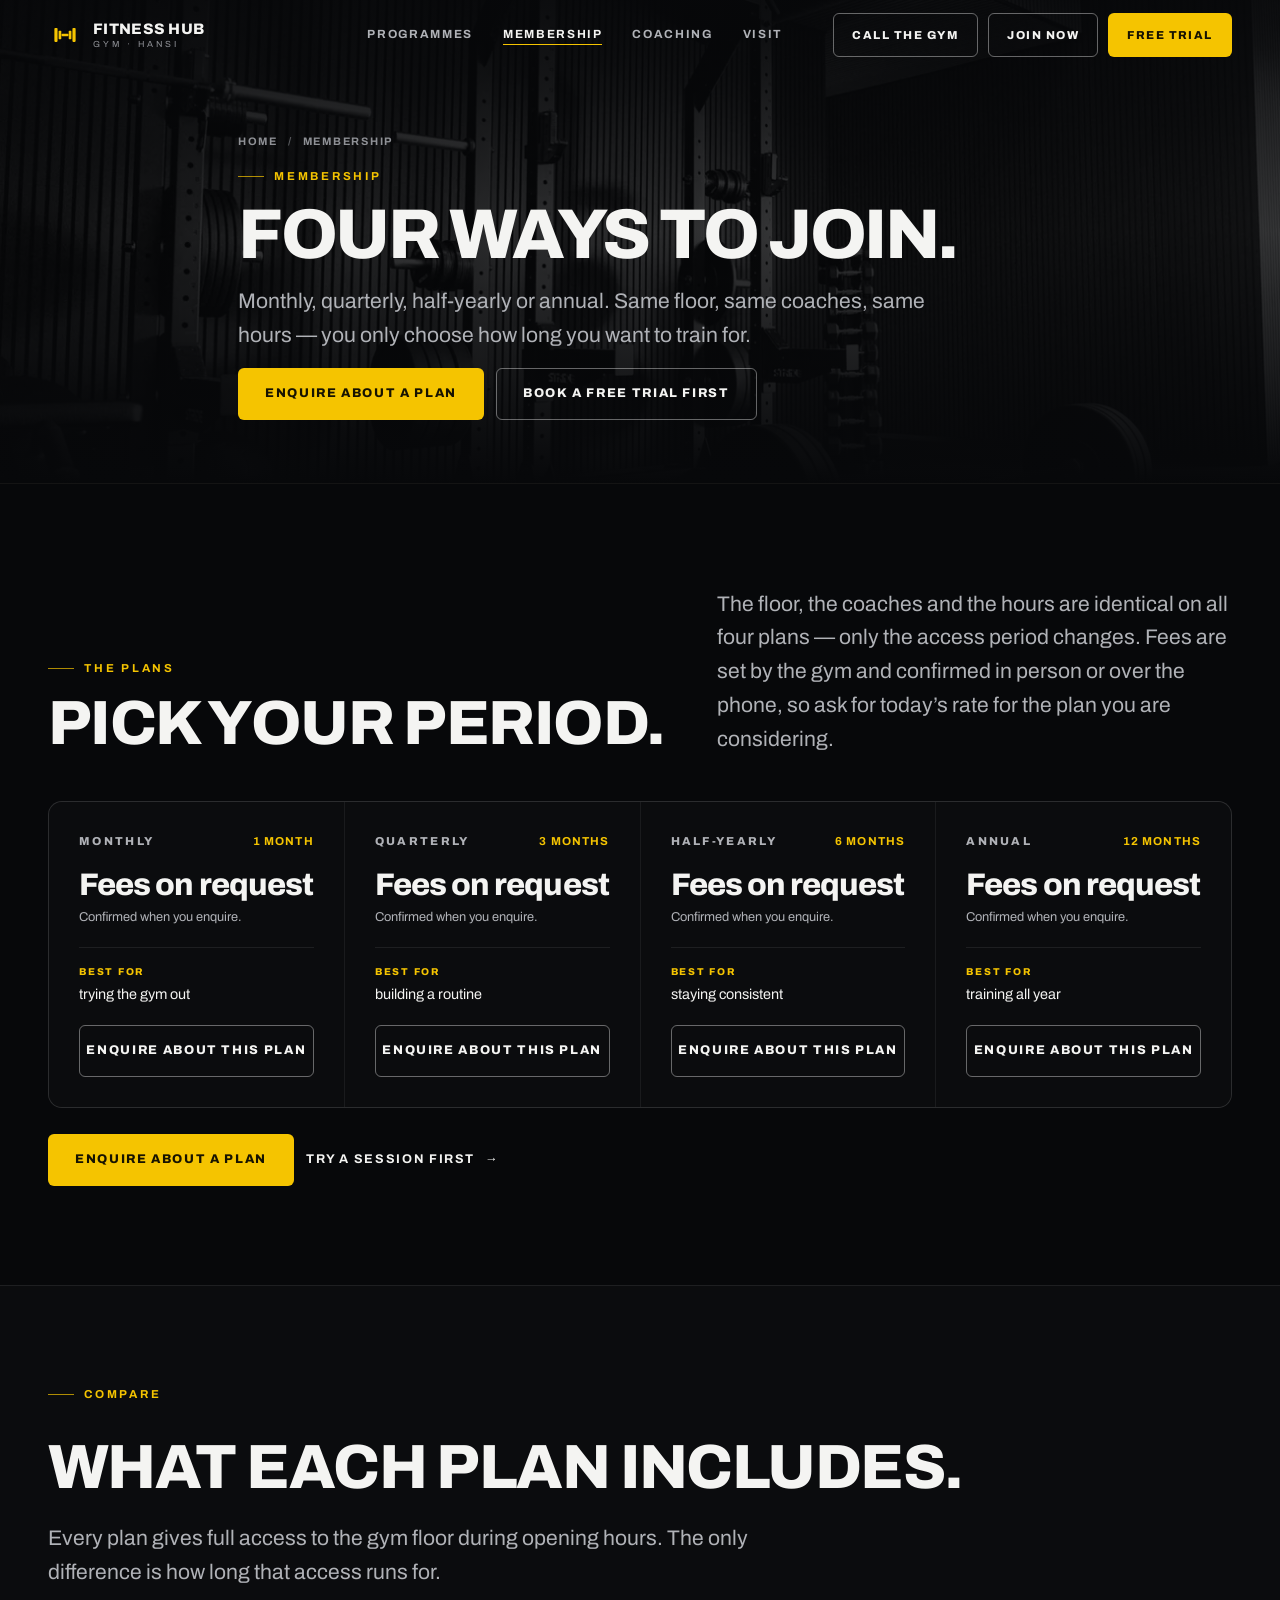
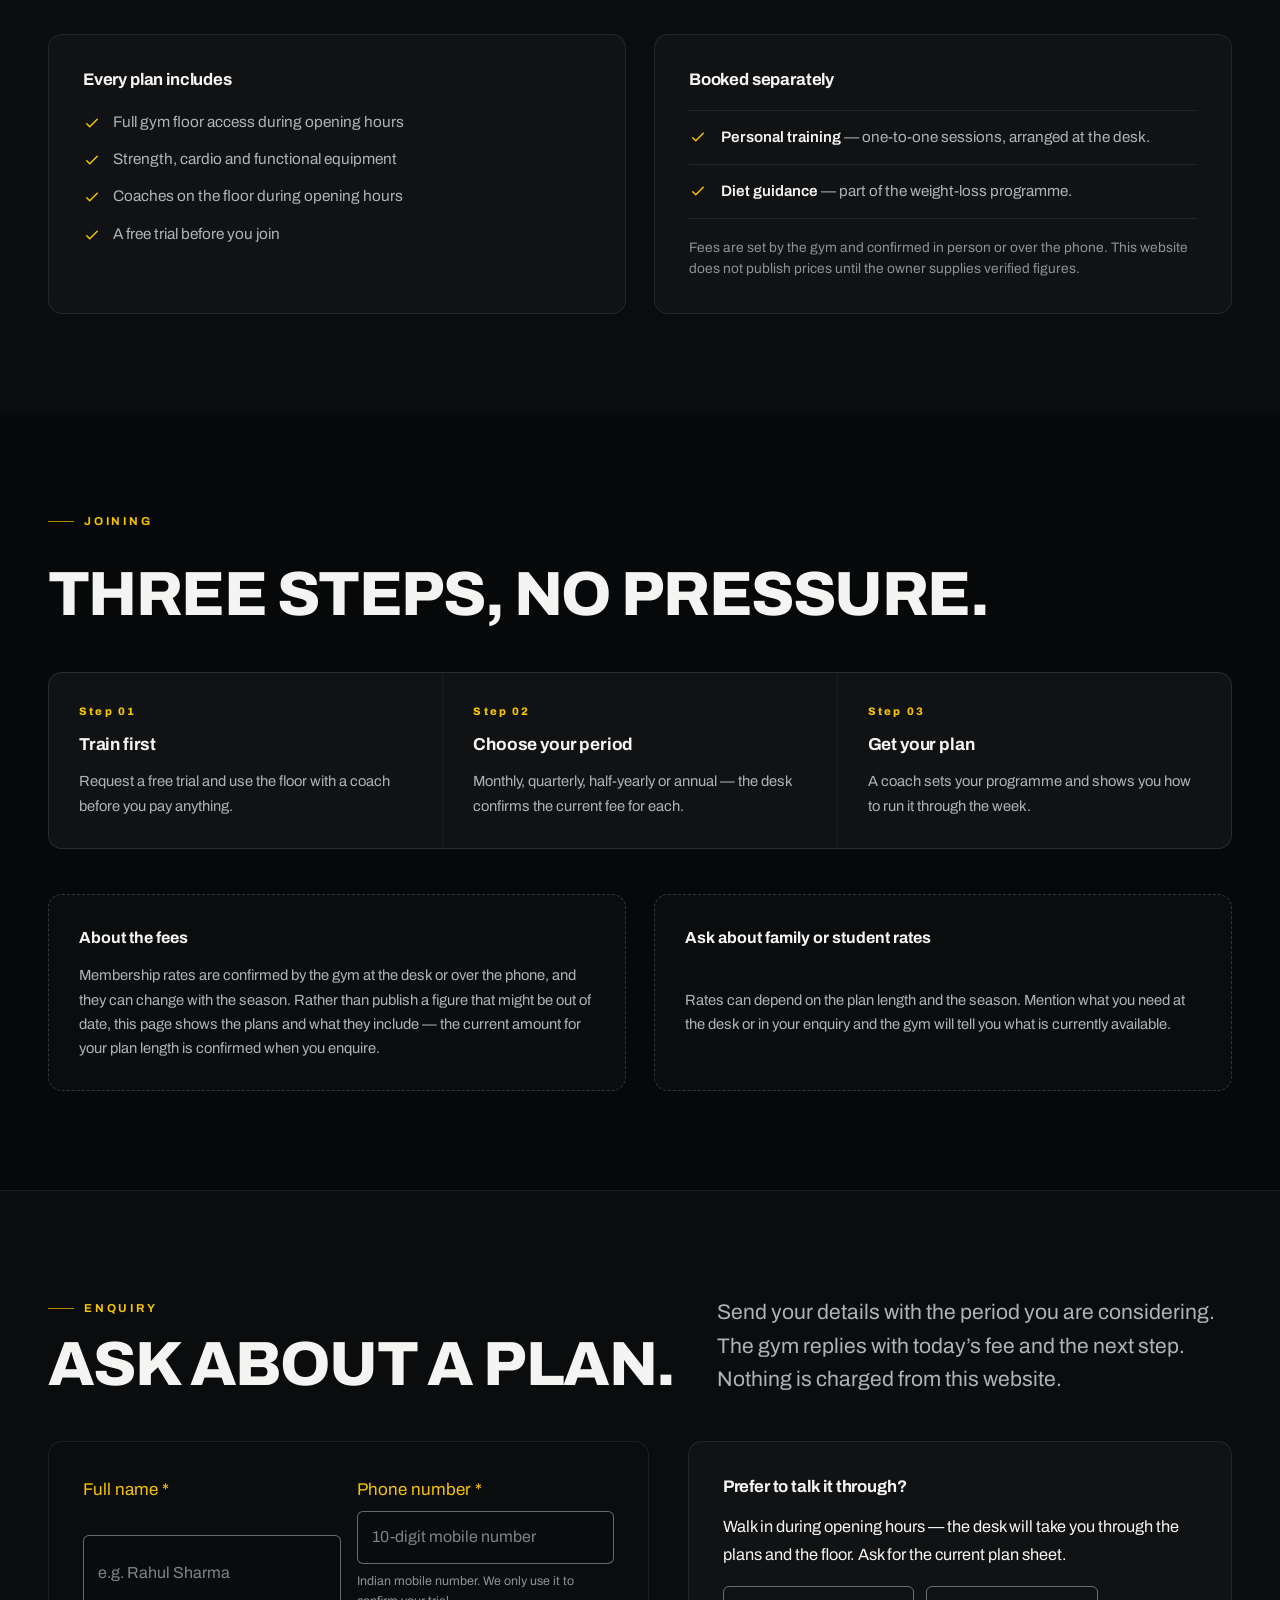
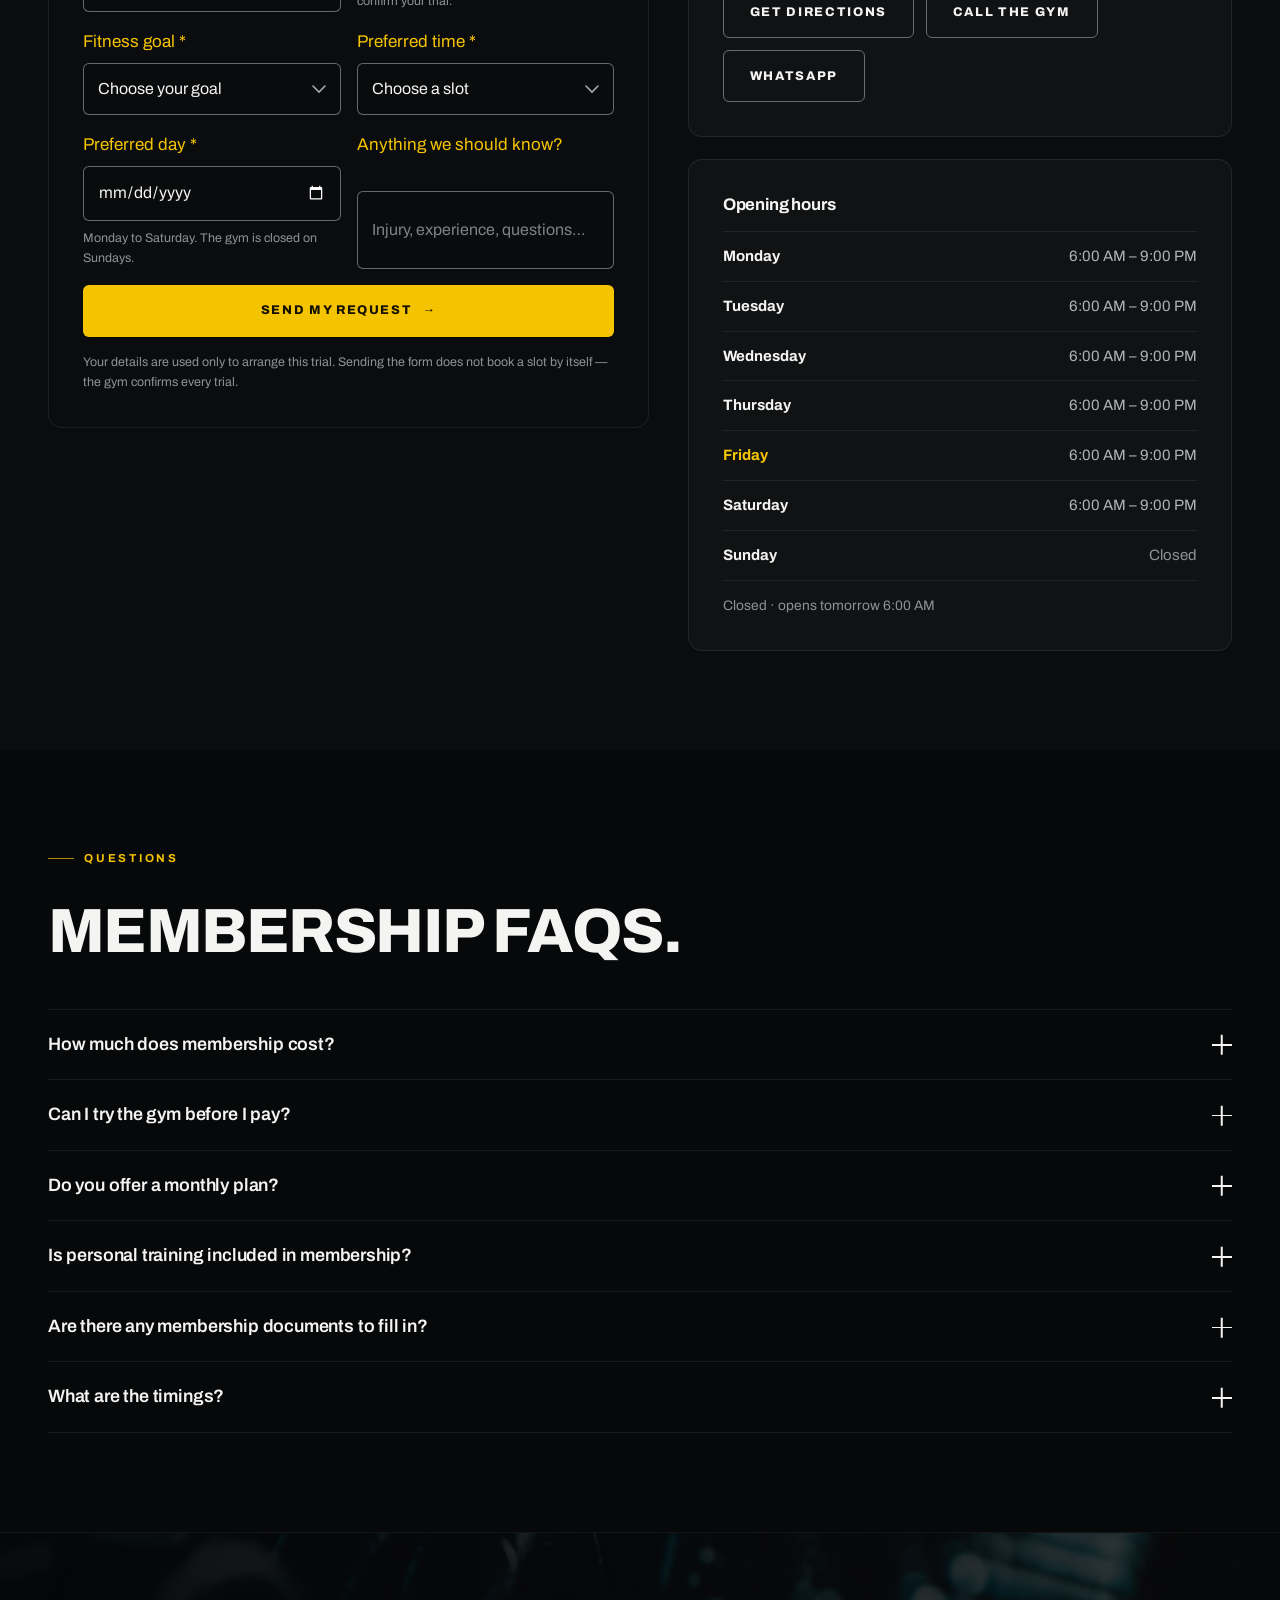
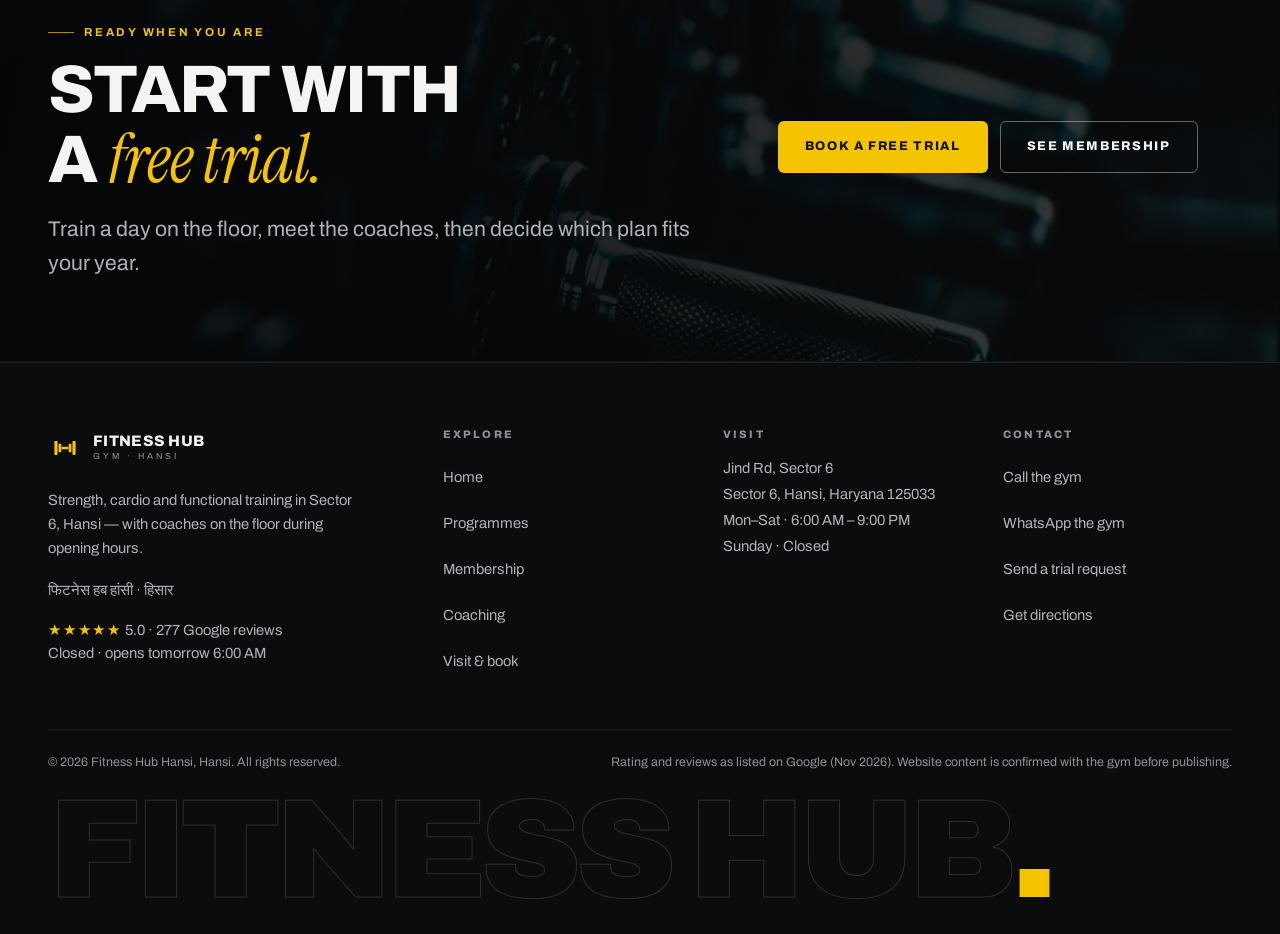
<file: membership.html>
<!doctype html>
<html lang="en-IN">
  <head>
    <meta charset="utf-8" />
    <meta name="viewport" content="width=device-width, initial-scale=1" />
    <script>
      /* Scripted, but content must never depend on a script that fails to
         arrive: if site.js has not booted in 1.5 s, reveal every section. */
      document.documentElement.classList.add("js");
      window.setTimeout(function () {
        if (!window.__lfRevealReady) {
          document.documentElement.classList.add("reveal-fallback");
        }
      }, 1500);
    </script>
    <title>Membership Plans in Hansi | Monthly, Quarterly, Half-yearly, Annual</title>
    <meta name="description" content="Monthly, quarterly, half-yearly and annual gym memberships at Fitness Hub Hansi, Sector 6, Hansi. Compare plans and ask about current fees." />
    <meta name="theme-color" content="#07080a" />
    <meta name="robots" content="index,follow" />
    <meta name="geo.region" content="IN-HR" />
    <meta name="geo.placename" content="Sector 6, Hansi, Haryana" />

    <meta property="og:type" content="website" />
    <meta property="og:site_name" content="Fitness Hub Hansi, Hansi" />
    <meta property="og:title" content="Membership plans at Fitness Hub Hansi, Hansi" />
    <meta property="og:description" content="Monthly, quarterly, half-yearly and annual plans with full floor access. Fees confirmed by the gym." />
    <meta property="og:image" content="og-image.jpg" />
    <meta property="og:image:width" content="1200" />
    <meta property="og:image:height" content="630" />
    <meta property="og:locale" content="en_IN" />
    <meta name="twitter:card" content="summary_large_image" />
    <meta name="twitter:title" content="Membership plans at Fitness Hub Hansi, Hansi" />
    <meta name="twitter:description" content="Monthly, quarterly, half-yearly and annual plans with full floor access. Fees confirmed by the gym." />
    <meta name="twitter:image" content="og-image.jpg" />

    <link rel="icon" href="favicon.svg" type="image/svg+xml" />
    <link rel="icon" href="favicon-32.png" sizes="32x32" type="image/png" />
    <link rel="apple-touch-icon" href="apple-touch-icon.png" />
    <link rel="manifest" href="site.webmanifest" />
    <link rel="preload" href="assets/fonts/archivo-latin.woff2" as="font" type="font/woff2" crossorigin />
    <link rel="stylesheet" href="assets/css/main.css" />
    <script type="application/ld+json">
      {
        "@context": "https://schema.org",
        "@type": "FAQPage",
        "mainEntity": [
          {
            "@type": "Question",
            "name": "How much does membership cost?",
            "acceptedAnswer": { "@type": "Answer", "text": "Fees are set by the gym and confirmed at the desk or over the phone. Ask for the current plan sheet for monthly, quarterly, half-yearly and annual rates." }
          },
          {
            "@type": "Question",
            "name": "Can I try the gym before I pay?",
            "acceptedAnswer": { "@type": "Answer", "text": "Yes. Request a free trial and train a session with a coach on the floor before paying anything." }
          },
          {
            "@type": "Question",
            "name": "What are the timings?",
            "acceptedAnswer": { "@type": "Answer", "text": "Monday to Saturday, 6:00 AM to 9:00 PM. The gym is closed on Sundays." }
          }
        ]
      }
    </script>
  </head>

  <body>
    <a class="skip-link" href="#main">Skip to content</a>
    <div class="progress" aria-hidden="true"><i data-progress></i></div>

    <noscript>
          <nav class="nojs-nav" aria-label="Pages">
            <div class="container nojs-nav__inner">
              <a href="index.html">Home</a>
              <a href="programmes.html">Programmes</a>
              <a href="membership.html">Membership</a>
              <a href="coaching.html">Coaching</a>
              <a href="contact.html">Visit &amp; book</a>
              <a class="nojs-nav__cta" href="contact.html#book">Book a free trial</a>
            </div>
          </nav>
    </noscript>

    <header class="site-header" data-header>
      <div class="container site-header__inner">
        <a class="logo" href="index.html" aria-label="Fitness Hub Hansi, Hansi — home">
          <svg class="logo__mark" viewBox="0 0 64 64" aria-hidden="true" focusable="false">
            <rect x="12" y="19" width="6" height="26" rx="1.5" fill="currentColor" />
            <rect x="20" y="24" width="5" height="16" rx="1.2" fill="currentColor" />
            <rect x="25.5" y="29.5" width="13" height="5" rx="1.5" fill="currentColor" />
            <rect x="39" y="24" width="5" height="16" rx="1.2" fill="currentColor" />
            <rect x="46" y="19" width="6" height="26" rx="1.5" fill="currentColor" />
          </svg>
          <span class="logo__type">
            <span class="logo__name">Fitness Hub</span>
            <span class="logo__sub">Gym · Hansi</span>
          </span>
        </a>

        <nav class="nav" aria-label="Main navigation">
          <ul class="nav__list">
            <li><a class="nav__link" href="programmes.html">Programmes</a></li>
            <li><a class="nav__link" href="membership.html" aria-current="page">Membership</a></li>
            <li><a class="nav__link" href="coaching.html">Coaching</a></li>
            <li><a class="nav__link" href="contact.html">Visit</a></li>
          </ul>
        </nav>

        <div class="site-header__actions">
          <a class="btn btn--outline btn--sm" data-contact="call" hidden href="#">Call the gym</a>
          <a class="btn btn--outline btn--sm" href="membership.html#plans">Join now</a>
          <a class="btn btn--gold btn--sm" href="contact.html#book">Free trial</a>
        </div>

        <button class="nav-toggle" type="button" data-nav-toggle aria-expanded="false" aria-controls="drawer">
          <span class="nav-toggle__bars" aria-hidden="true"><i></i><i></i><i></i></span>
          Menu
        </button>
      </div>
    </header>
    <div class="drawer" id="drawer" data-drawer>
      <nav class="drawer__list" aria-label="Mobile navigation">
        <a href="index.html" class="drawer__link" style="--i: 0">Home <small>01</small></a>
        <a href="programmes.html" class="drawer__link" style="--i: 1">Programmes <small>02</small></a>
        <a href="membership.html" class="drawer__link" aria-current="page" style="--i: 2">Membership <small>03</small></a>
        <a href="coaching.html" class="drawer__link" style="--i: 3">Coaching <small>04</small></a>
        <a href="contact.html" class="drawer__link" style="--i: 4">Visit &amp; book <small>05</small></a>
      </nav>
      <div class="drawer__foot">
        <a class="btn btn--gold btn--block" href="contact.html#book">Book a free trial</a>
        <a class="btn btn--outline btn--block" href="membership.html#plans">Join now</a>
        <a class="btn btn--outline btn--block" data-contact="whatsapp" hidden href="#">WhatsApp the gym</a>
        <p class="drawer__meta">
          <span>Jind Rd, Sector 6, Hansi</span>
          <span>Mon–Sat 6:00 AM – 9:00 PM · Sunday closed</span>
          <span data-open-status>Open now</span>
        </p>
      </div>
    </div>

    <main id="main">
      <section class="page-hero">
        <div class="page-hero__media" aria-hidden="true">
          <picture>
            <source type="image/webp" sizes="100vw" srcset="assets/img/lf_rack-800.webp 800w, assets/img/lf_rack-1300.webp 1300w, assets/img/lf_rack-1800.webp 1800w" />
            <img src="assets/img/lf_rack-1300.jpg" alt="" width="1800" height="1200" fetchpriority="high" decoding="async" />
          </picture>
        </div>
        <div class="page-hero__scrim" aria-hidden="true"></div>
        <div class="container page-hero__inner">
          <nav class="breadcrumb" aria-label="Breadcrumb">
            <a href="index.html">Home</a>
            <span aria-hidden="true">/</span>
            <span>Membership</span>
          </nav>
          <p class="eyebrow">Membership</p>
          <h1 class="h1">Four ways to join.</h1>
          <p class="lede">
            Monthly, quarterly, half-yearly or annual. Same floor, same coaches, same hours — you only
            choose how long you want to train for.
          </p>
          <div class="btns">
            <a class="btn btn--gold" href="#book">Enquire about a plan</a>
            <a class="btn btn--outline" href="contact.html#book">Book a free trial first</a>
          </div>
        </div>
      </section>

      <section class="section" id="plans">
        <div class="container">
          <div class="section-head section-head--split">
            <div class="rv">
              <p class="eyebrow">The plans</p>
              <h2 class="h2 mt-2">Pick your period.</h2>
            </div>
            <p class="lede rv" style="--d: 0.08s">
              The floor, the coaches and the hours are identical on all four plans — only the access
              period changes. Fees are set by the gym and confirmed in person or over the phone, so
              ask for today’s rate for the plan you are considering.
            </p>
          </div>

          <div class="plans">
            <article class="plan rv">
              <div class="plan__top">
                <span class="plan__name">Monthly</span>
                <span class="plan__period">1 month</span>
              </div>
              <p class="plan__price">
                <!-- EDIT: replace “Fees on request” with the gym's confirmed fee for the monthly plan. -->
                <b>Fees on request</b>
                <span>Confirmed when you enquire.</span>
              </p>
              <p class="plan__for"><span>Best for</span>trying the gym out</p>
              <div class="plan__foot">
                <a class="btn btn--outline btn--block" href="contact.html?plan=monthly#book">Enquire about this plan</a>
              </div>
            </article>
            <article class="plan rv" style="--d: 0.06s">
              <div class="plan__top">
                <span class="plan__name">Quarterly</span>
                <span class="plan__period">3 months</span>
              </div>
              <p class="plan__price">
                <!-- EDIT: replace “Fees on request” with the gym's confirmed fee for the quarterly plan. -->
                <b>Fees on request</b>
                <span>Confirmed when you enquire.</span>
              </p>
              <p class="plan__for"><span>Best for</span>building a routine</p>
              <div class="plan__foot">
                <a class="btn btn--outline btn--block" href="contact.html?plan=quarterly#book">Enquire about this plan</a>
              </div>
            </article>
            <article class="plan rv" style="--d: 0.12s">
              <div class="plan__top">
                <span class="plan__name">Half-yearly</span>
                <span class="plan__period">6 months</span>
              </div>
              <p class="plan__price">
                <!-- EDIT: replace “Fees on request” with the gym's confirmed fee for the half-yearly plan. -->
                <b>Fees on request</b>
                <span>Confirmed when you enquire.</span>
              </p>
              <p class="plan__for"><span>Best for</span>staying consistent</p>
              <div class="plan__foot">
                <a class="btn btn--outline btn--block" href="contact.html?plan=half-yearly#book">Enquire about this plan</a>
              </div>
            </article>
            <article class="plan rv" style="--d: 0.18s">
              <div class="plan__top">
                <span class="plan__name">Annual</span>
                <span class="plan__period">12 months</span>
              </div>
              <p class="plan__price">
                <!-- EDIT: replace “Fees on request” with the gym's confirmed fee for the annual plan. -->
                <b>Fees on request</b>
                <span>Confirmed when you enquire.</span>
              </p>
              <p class="plan__for"><span>Best for</span>training all year</p>
              <div class="plan__foot">
                <a class="btn btn--outline btn--block" href="contact.html?plan=annual#book">Enquire about this plan</a>
              </div>
            </article>
          </div>

          <div class="btns rv mt-4">
            <a class="btn btn--gold" href="#book">Enquire about a plan</a>
            <a class="link-arrow" href="contact.html#book">Try a session first <span aria-hidden="true">→</span></a>
          </div>
        </div>
      </section>

      <section class="section section--surface section--rule">
        <div class="container">
          <div class="section-head rv">
            <p class="eyebrow">Compare</p>
            <h2 class="h2 mt-2">What each plan includes.</h2>
            <p class="lede">
              Every plan gives full access to the gym floor during opening hours. The only difference
              is how long that access runs for.
            </p>
          </div>
          <div class="grid grid--2 rv">
            <div class="panel">
              <h3 class="subhead">Every plan includes</h3>
              <ul class="check-list mt-3">
                <li>
                  <svg viewBox="0 0 24 24" aria-hidden="true" fill="none" stroke="currentColor" stroke-width="2"><path d="M5 13l4 4L19 7" stroke-linecap="round" stroke-linejoin="round"/></svg>
                  <span>Full gym floor access during opening hours</span>
                </li>
                <li>
                  <svg viewBox="0 0 24 24" aria-hidden="true" fill="none" stroke="currentColor" stroke-width="2"><path d="M5 13l4 4L19 7" stroke-linecap="round" stroke-linejoin="round"/></svg>
                  <span>Strength, cardio and functional equipment</span>
                </li>
                <li>
                  <svg viewBox="0 0 24 24" aria-hidden="true" fill="none" stroke="currentColor" stroke-width="2"><path d="M5 13l4 4L19 7" stroke-linecap="round" stroke-linejoin="round"/></svg>
                  <span>Coaches on the floor during opening hours</span>
                </li>
                <li>
                  <svg viewBox="0 0 24 24" aria-hidden="true" fill="none" stroke="currentColor" stroke-width="2"><path d="M5 13l4 4L19 7" stroke-linecap="round" stroke-linejoin="round"/></svg>
                  <span>A free trial before you join</span>
                </li>
              </ul>
            </div>

            <div class="panel">
              <h3 class="subhead">Booked separately</h3>
              <ul class="fact-list mt-3">
                <li>
                  <svg viewBox="0 0 24 24" aria-hidden="true" fill="none" stroke="currentColor" stroke-width="2"><path d="M5 13l4 4L19 7" stroke-linecap="round" stroke-linejoin="round"/></svg>
                  <span><b>Personal training</b> — one-to-one sessions, arranged at the desk.</span>
                </li>
                <li>
                  <svg viewBox="0 0 24 24" aria-hidden="true" fill="none" stroke="currentColor" stroke-width="2"><path d="M5 13l4 4L19 7" stroke-linecap="round" stroke-linejoin="round"/></svg>
                  <span><b>Diet guidance</b> — part of the weight-loss programme.</span>
                </li>
              </ul>
              <p class="small mt-3">
                Fees are set by the gym and confirmed in person or over the phone. This website does
                not publish prices until the owner supplies verified figures.
              </p>
            </div>
          </div>
        </div>
      </section>

      <section class="section">
        <div class="container">
          <div class="section-head rv">
            <p class="eyebrow">Joining</p>
            <h2 class="h2 mt-2">Three steps, no pressure.</h2>
          </div>
          <ol class="steps">
            <li class="step rv">
              <span class="step__idx">Step 01</span>
              <h3>Train first</h3>
              <p>Request a free trial and use the floor with a coach before you pay anything.</p>
            </li>
            <li class="step rv">
              <span class="step__idx">Step 02</span>
              <h3>Choose your period</h3>
              <p>Monthly, quarterly, half-yearly or annual — the desk confirms the current fee for each.</p>
            </li>
            <li class="step rv">
              <span class="step__idx">Step 03</span>
              <h3>Get your plan</h3>
              <p>A coach sets your programme and shows you how to run it through the week.</p>
            </li>
          </ol>

          <div class="grid grid--2 mt-5">
            <div class="note-panel rv">
              <h3>About the fees</h3>
              <p>
                Membership rates are confirmed by the gym at the desk or over the phone, and they can
                change with the season. Rather than publish a figure that might be out of date, this
                page shows the plans and what they include — the current amount for your plan length
                is confirmed when you enquire.
              </p>
            </div>
            <div class="note-panel rv" style="--d: 0.06s">
              <h3>Ask about family or student rates</h3>
              <p>
                Rates can depend on the plan length and the season. Mention what you need at the desk
                or in your enquiry and the gym will tell you what is currently available.
              </p>
            </div>
          </div>
        </div>
      </section>

      <section class="section section--surface section--rule" id="book">
        <div class="container">
          <div class="section-head section-head--split">
            <div class="rv">
              <p class="eyebrow">Enquiry</p>
              <h2 class="h2 mt-2">Ask about a plan.</h2>
            </div>
            <p class="lede rv" style="--d: 0.08s">
              Send your details with the period you are considering. The gym replies with today’s fee
              and the next step. Nothing is charged from this website.
            </p>
          </div>

          <div class="booking">
            <div class="panel panel--form rv">
              <form class="form" data-form novalidate>
                <div class="form__row form__row--2">
                  <div class="field">
                    <label for="name">Full name <span class="req" aria-hidden="true">*</span></label>
                    <input id="name" name="name" type="text" autocomplete="name" data-label="Name" required placeholder="e.g. Rahul Sharma" />
                    <p class="field__error" role="alert" hidden></p>
                  </div>
                  <div class="field">
                    <label for="phone">Phone number <span class="req" aria-hidden="true">*</span></label>
                    <input id="phone" name="phone" type="tel" inputmode="tel" autocomplete="tel" data-label="Phone" data-rule="phone" required placeholder="10-digit mobile number" />
                    <p class="field__hint">Indian mobile number. We only use it to confirm your trial.</p>
                    <p class="field__error" role="alert" hidden></p>
                  </div>
                </div>

                <div class="form__row form__row--2">
                  <div class="field">
                    <label for="goal">Fitness goal <span class="req" aria-hidden="true">*</span></label>
                    <select id="goal" name="goal" data-label="Goal" required>
                      <option value="">Choose your goal</option>
                      <option>Weight loss</option>
                      <option>Muscle building</option>
                      <option>Strength training</option>
                      <option>Personal training</option>
                      <option>General fitness</option>
                      <option>Not sure yet</option>
                    </select>
                    <p class="field__error" role="alert" hidden></p>
                  </div>
                  <div class="field">
                    <label for="time">Preferred time <span class="req" aria-hidden="true">*</span></label>
                    <select id="time" name="time" data-label="Preferred time" required>
                      <option value="">Choose a slot</option>
                      <option>Morning · 6:00 – 10:00 AM</option>
                      <option>Midday · 10:00 AM – 4:00 PM</option>
                      <option>Evening · 4:00 – 9:00 PM</option>
                    </select>
                    <p class="field__error" role="alert" hidden></p>
                  </div>
                </div>

                <div class="form__row form__row--2">
                  <div class="field">
                    <label for="date">Preferred day <span class="req" aria-hidden="true">*</span></label>
                    <input id="date" name="date" type="date" data-label="Preferred day" required />
                    <p class="field__hint">Monday to Saturday. The gym is closed on Sundays.</p>
                    <p class="field__error" role="alert" hidden></p>
                  </div>
                  <div class="field">
                    <label for="note">Anything we should know?</label>
                    <input id="note" name="note" type="text" data-label="Note" placeholder="Injury, experience, questions…" />
                    <p class="field__error" role="alert" hidden></p>
                  </div>
                </div>

                <input class="hp" type="text" name="company" tabindex="-1" autocomplete="off" aria-hidden="true" />
                <button class="btn btn--gold" type="submit" data-label="Send my request">
                  <span data-submit-text>Send my request</span>
                  <span aria-hidden="true">→</span>
                </button>
                <p class="form__note">
                  Your details are used only to arrange this trial. Sending the form does not book a
                  slot by itself — the gym confirms every trial.
                </p>
                <p class="form__note" data-form-opened-note hidden>
                  Instant WhatsApp is not connected yet: this site has no gym phone number on file.
                  The form will prepare your request so you can share it with the gym and confirm your
                  slot.
                </p>
                <noscript>
                <p class="form__note">
                  JavaScript is off, so this form cannot prepare a request. The address, hours and
                  map are still on the <a href="contact.html">visit page</a>.
                </p>
              </noscript>
              <div class="status" data-form-status role="status" aria-live="polite" hidden></div>
              </form>
            </div>
            <div class="rv stack-4" style="--d: 0.08s">
              <div class="panel">
                <h3 class="subhead">Prefer to talk it through?</h3>
                <p class="info-value mt-2">
                  Walk in during opening hours — the desk will take you through the plans and the
                  floor. Ask for the current plan sheet.
                </p>
                <div class="btns mt-3">
                  <a class="btn btn--outline" href="https://www.google.com/maps/dir/?api=1&amp;destination=29.10292468,75.97592265" target="_blank" rel="noopener">Get directions</a>
                  <a class="btn btn--outline" data-contact="call" hidden href="#">Call the gym</a>
                  <a class="btn btn--outline" data-contact="whatsapp" hidden href="#">WhatsApp</a>
                </div>
              </div>
              <div class="panel">
                <h3 class="subhead">Opening hours</h3>
                <div class="hours mt-2">
                  <div class="hours__row" data-hours-row data-day="mon"><b>Monday</b><span>6:00 AM – 9:00 PM <span class="hours__badge" data-today-badge hidden>Today</span></span></div>
                  <div class="hours__row" data-hours-row data-day="tue"><b>Tuesday</b><span>6:00 AM – 9:00 PM</span></div>
                  <div class="hours__row" data-hours-row data-day="wed"><b>Wednesday</b><span>6:00 AM – 9:00 PM</span></div>
                  <div class="hours__row" data-hours-row data-day="thu"><b>Thursday</b><span>6:00 AM – 9:00 PM</span></div>
                  <div class="hours__row" data-hours-row data-day="fri"><b>Friday</b><span>6:00 AM – 9:00 PM</span></div>
                  <div class="hours__row" data-hours-row data-day="sat"><b>Saturday</b><span>6:00 AM – 9:00 PM</span></div>
                  <div class="hours__row is-closed" data-hours-row data-day="sun"><b>Sunday</b><span>Closed</span></div>
                </div>
                <p data-open-status class="small mt-2">Open now</p>
              </div>
            </div>
          </div>
        </div>
      </section>

      <section class="section">
        <div class="container">
          <div class="section-head rv">
            <p class="eyebrow">Questions</p>
            <h2 class="h2 mt-2">Membership FAQs.</h2>
          </div>
          <div class="faq rv">
            <details>
              <summary>How much does membership cost? <span class="faq__icon" aria-hidden="true"></span></summary>
              <div class="faq__body">
Fees are set by the gym and confirmed at the desk or over the phone. Ask for the current
                plan sheet when you visit, or send a request and the team will tell you today’s rates
                for monthly, quarterly, half-yearly and annual plans.
              </div>
            </details>
            <details>
              <summary>Can I try the gym before I pay? <span class="faq__icon" aria-hidden="true"></span></summary>
              <div class="faq__body">
Yes — request a free trial and train a session with the coach on the floor. Nothing is
                charged and nothing is booked until the gym confirms your slot.
              </div>
            </details>
            <details>
              <summary>Do you offer a monthly plan? <span class="faq__icon" aria-hidden="true"></span></summary>
              <div class="faq__body">
Yes. Monthly, quarterly, half-yearly and annual plans are listed above. The longer plans simply
                give you a longer access period — the gym confirms which one makes sense for you.
              </div>
            </details>
            <details>
              <summary>Is personal training included in membership? <span class="faq__icon" aria-hidden="true"></span></summary>
              <div class="faq__body">
Personal training is a separate service booked with a coach, so it is not included in the
                plan fees. Ask at the desk for coach availability and charges.
              </div>
            </details>
            <details>
              <summary>Are there any membership documents to fill in? <span class="faq__icon" aria-hidden="true"></span></summary>
              <div class="faq__body">
The gym will take your basic details at the desk when you join. Bring an ID and a mobile
                number you answer — everything else is done in person.
              </div>
            </details>
            <details>
              <summary>What are the timings? <span class="faq__icon" aria-hidden="true"></span></summary>
              <div class="faq__body">
Monday to Saturday, 6:00 AM – 9:00 PM. The gym is closed on Sundays.
              </div>
            </details>
          </div>
        </div>
      </section>

      <section class="cta-band">
        <div class="cta-band__media" aria-hidden="true">
          <picture>
            <source type="image/webp" sizes="100vw" srcset="assets/img/lf_dumbbells-800.webp 800w, assets/img/lf_dumbbells-1300.webp 1300w, assets/img/lf_dumbbells-1800.webp 1800w" />
            <img src="assets/img/lf_dumbbells-1300.jpg" alt="" width="1300" height="841" loading="lazy" decoding="async" />
          </picture>
        </div>
        <div class="cta-band__scrim" aria-hidden="true"></div>
        <div class="container cta-band__inner">
          <div class="rv">
            <p class="eyebrow">Ready when you are</p>
            <h2 class="h2 cta-band__title mt-2">
              Start with a <span class="serif gold">free trial.</span>
            </h2>
            <p class="lede mt-3">Train a day on the floor, meet the coaches, then decide which plan fits your year.</p>
          </div>
          <div class="btns rv" style="--d: 0.08s">
            <a class="btn btn--gold" href="contact.html#book">Book a free trial</a>
            <a class="btn btn--outline" href="membership.html">See membership</a>
          </div>
        </div>
      </section>
    </main>

    <footer class="site-footer">
      <div class="container">
        <div class="footer-grid">
          <div class="footer-brand">
            <a class="logo" href="index.html" aria-label="Fitness Hub Hansi, Hansi — home">
              <svg class="logo__mark" viewBox="0 0 64 64" aria-hidden="true" focusable="false">
            <rect x="12" y="19" width="6" height="26" rx="1.5" fill="currentColor" />
            <rect x="20" y="24" width="5" height="16" rx="1.2" fill="currentColor" />
            <rect x="25.5" y="29.5" width="13" height="5" rx="1.5" fill="currentColor" />
            <rect x="39" y="24" width="5" height="16" rx="1.2" fill="currentColor" />
            <rect x="46" y="19" width="6" height="26" rx="1.5" fill="currentColor" />
          </svg>
              <span class="logo__type">
                <span class="logo__name">Fitness Hub</span>
                <span class="logo__sub">Gym · Hansi</span>
              </span>
            </a>
            <p>
              Strength, cardio and functional training in Sector 6, Hansi — with coaches on the floor during opening hours.
            </p>
            <p class="small" lang="hi">फिटनेस हब हांसी · हिसार</p>
            <p class="small">
              <span class="stars" aria-hidden="true">★★★★★</span> 5.0 · 277 Google reviews<br />
              <span data-open-status>Open now</span>
            </p>
          </div>

          <div class="footer-col">
            <h2>Explore</h2>
            <ul>
              <li><a href="index.html">Home</a></li>
              <li><a href="programmes.html">Programmes</a></li>
              <li><a href="membership.html">Membership</a></li>
              <li><a href="coaching.html">Coaching</a></li>
              <li><a href="contact.html">Visit &amp; book</a></li>
            </ul>
          </div>

          <div class="footer-col">
            <h2>Visit</h2>
            <ul>
              <li>Jind Rd, Sector 6</li>
              <li>Sector 6, Hansi, Haryana 125033</li>
              <li>Mon–Sat · 6:00 AM – 9:00 PM</li>
              <li>Sunday · Closed</li>
            </ul>
          </div>

          <div class="footer-col">
            <h2>Contact</h2>
            <ul>
              <li><a data-contact="call" hidden href="#">Call the gym</a></li>
              <li><a data-contact="whatsapp" hidden href="#">WhatsApp the gym</a></li>
              <li><a href="contact.html#book">Send a trial request</a></li>
              <li><a href="https://www.google.com/maps/dir/?api=1&amp;destination=29.10292468,75.97592265" target="_blank" rel="noopener">Get directions</a></li>
            </ul>
          </div>
        </div>

        <div class="footer-meta">
          <p>© <span data-year>2026</span> Fitness Hub Hansi, Hansi. All rights reserved.</p>
          <p>Rating and reviews as listed on Google (Nov 2026). Website content is confirmed with the gym before publishing.</p>
        </div>
      </div>
      <div class="footer-wordmark" aria-hidden="true">Fitness Hub<span>.</span></div>
    </footer>
    <div class="actionbar" data-actionbar>
      <a class="btn btn--gold" href="contact.html#book">Free trial</a>
      <a class="btn btn--outline" data-contact="whatsapp" hidden href="#">WhatsApp</a>
      <a class="btn btn--outline" href="https://www.google.com/maps/dir/?api=1&amp;destination=29.10292468,75.97592265" target="_blank" rel="noopener">Directions</a>
    </div>

    <script src="assets/js/business.js" defer></script>
    <script src="assets/js/site.js" defer></script>
  </body>
</html>
</file>
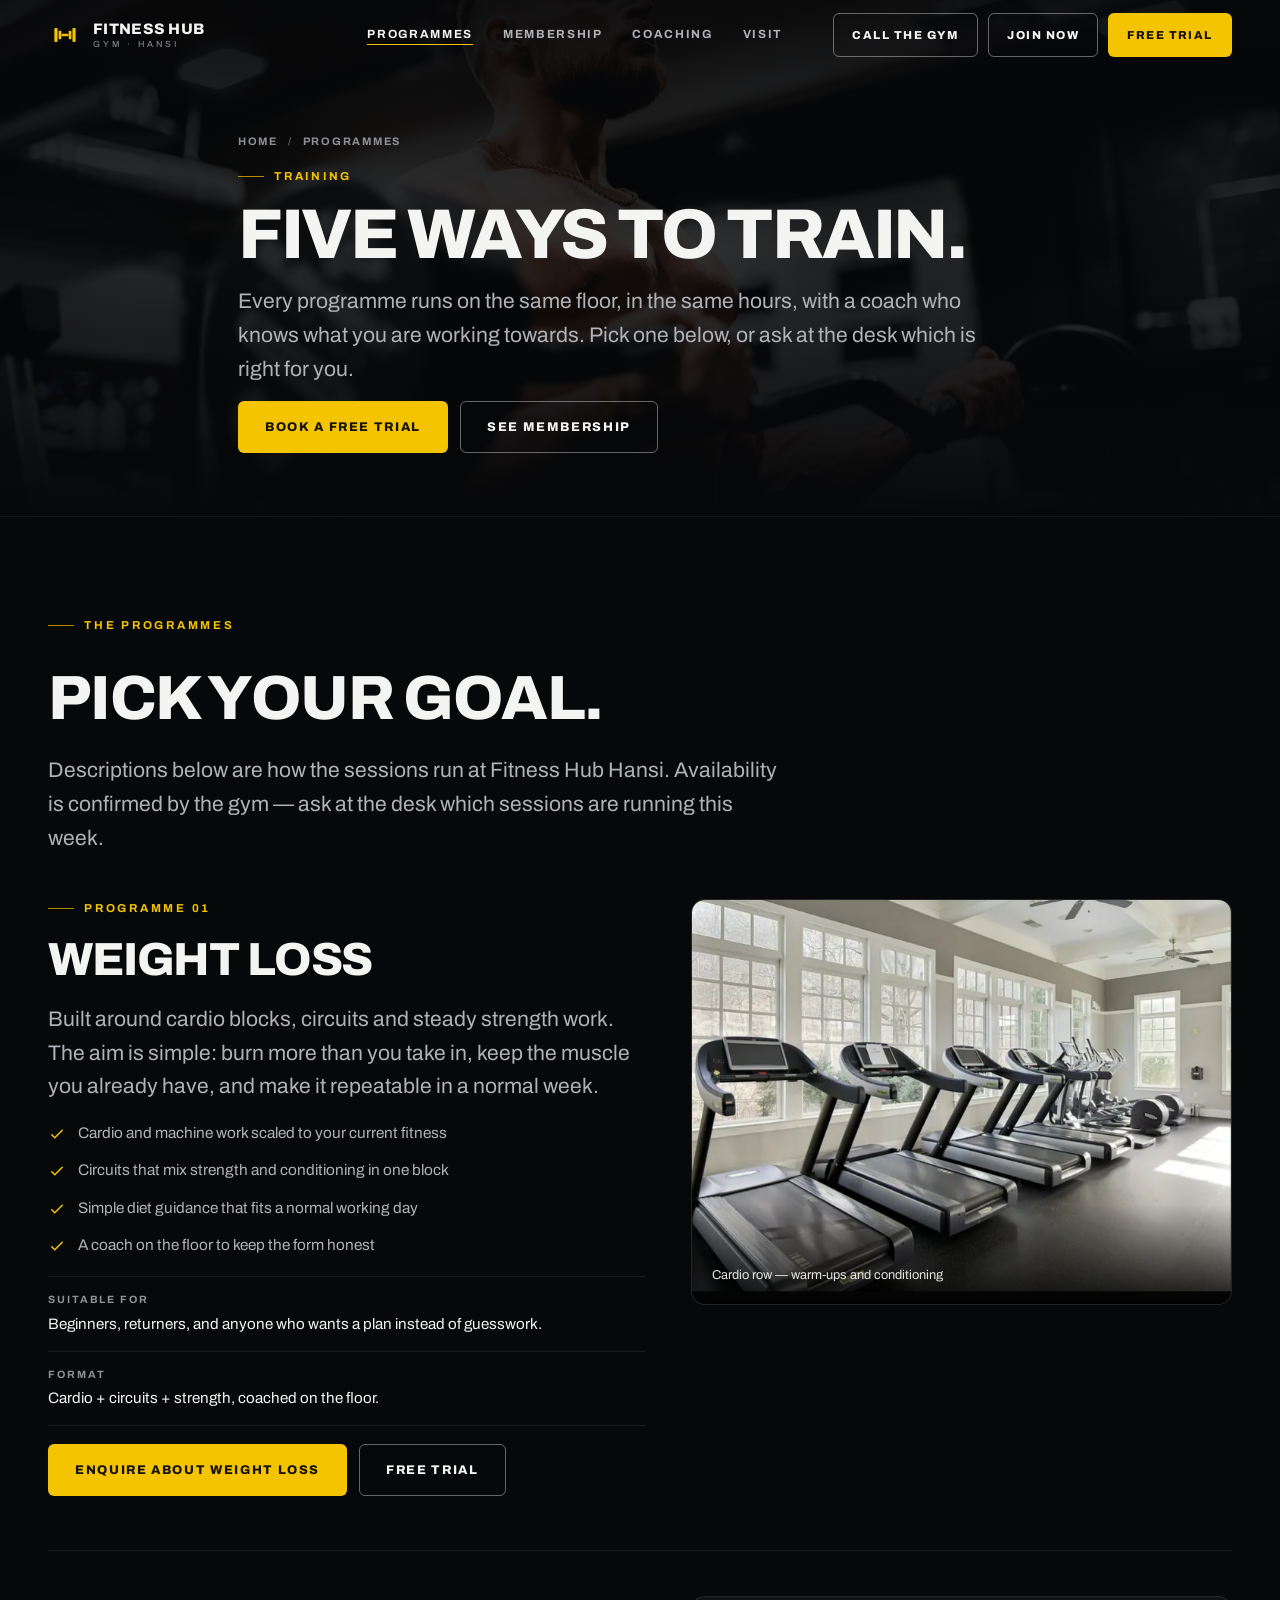
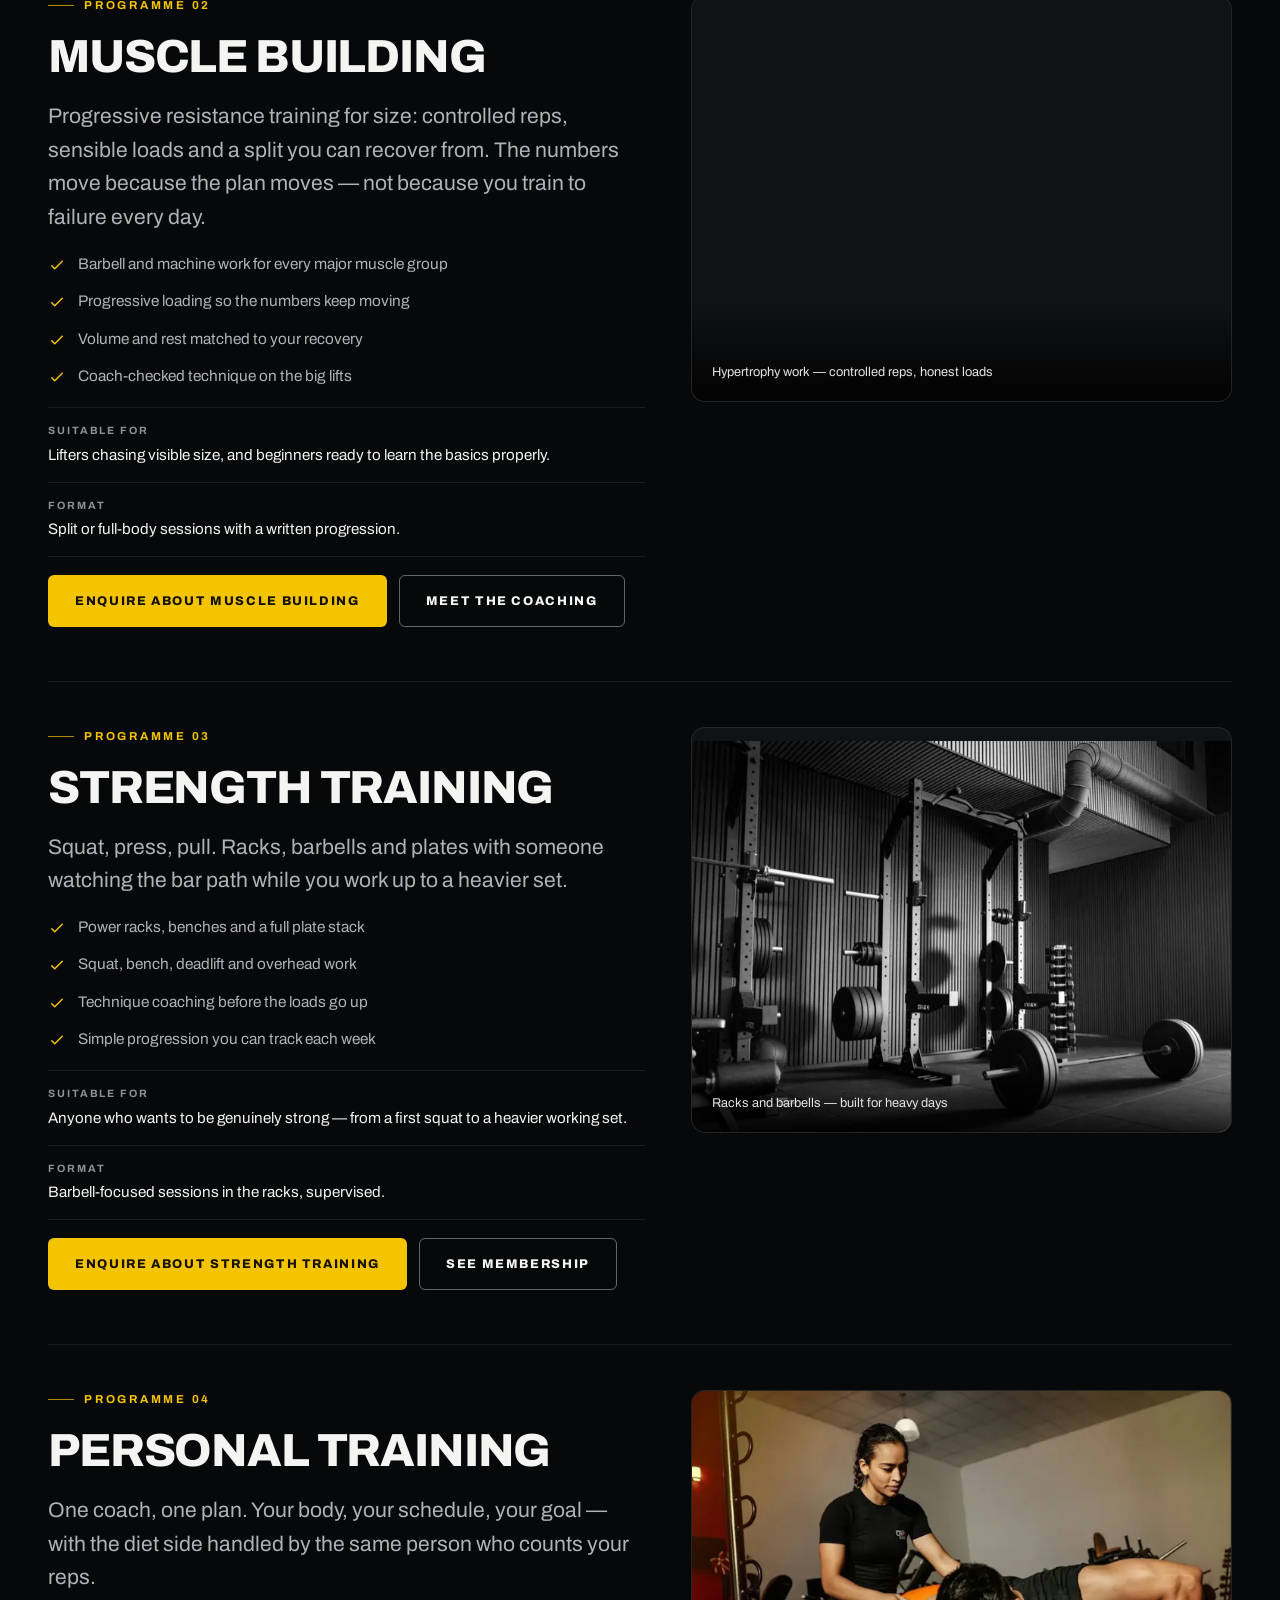
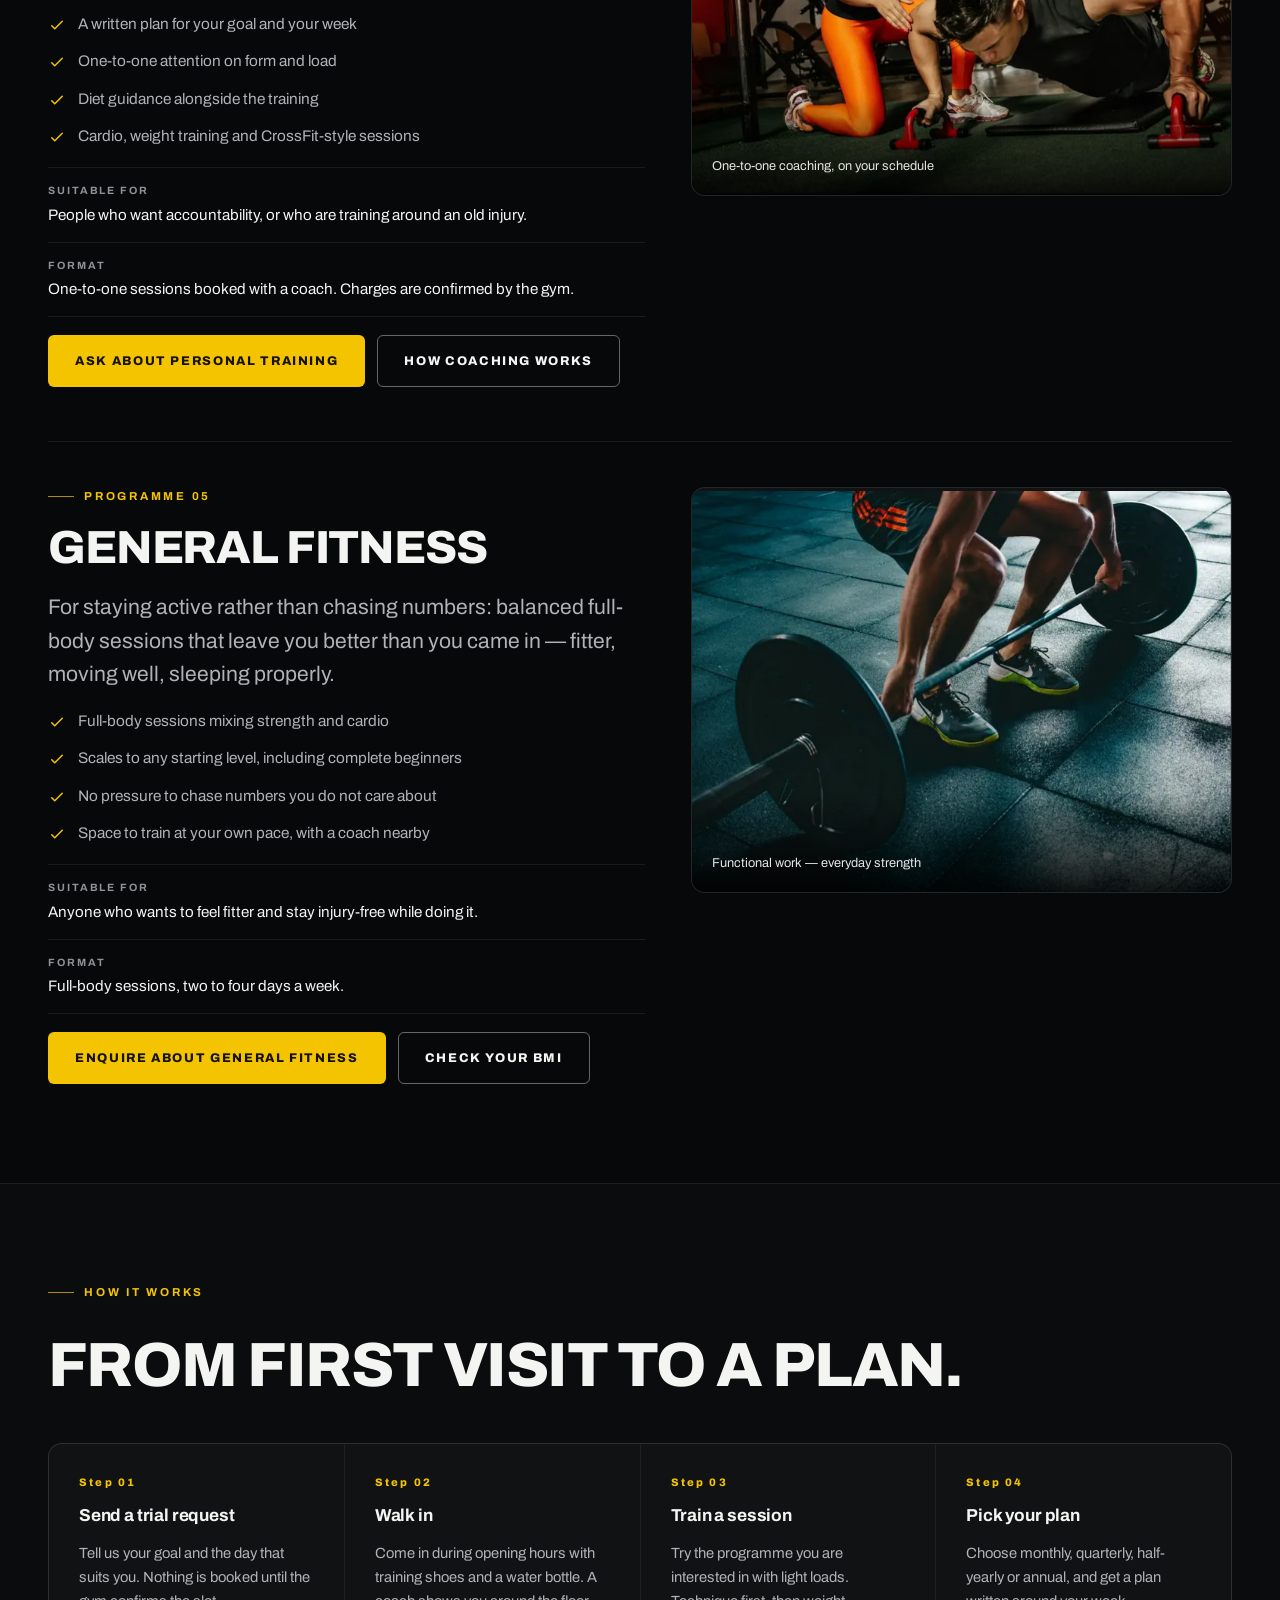
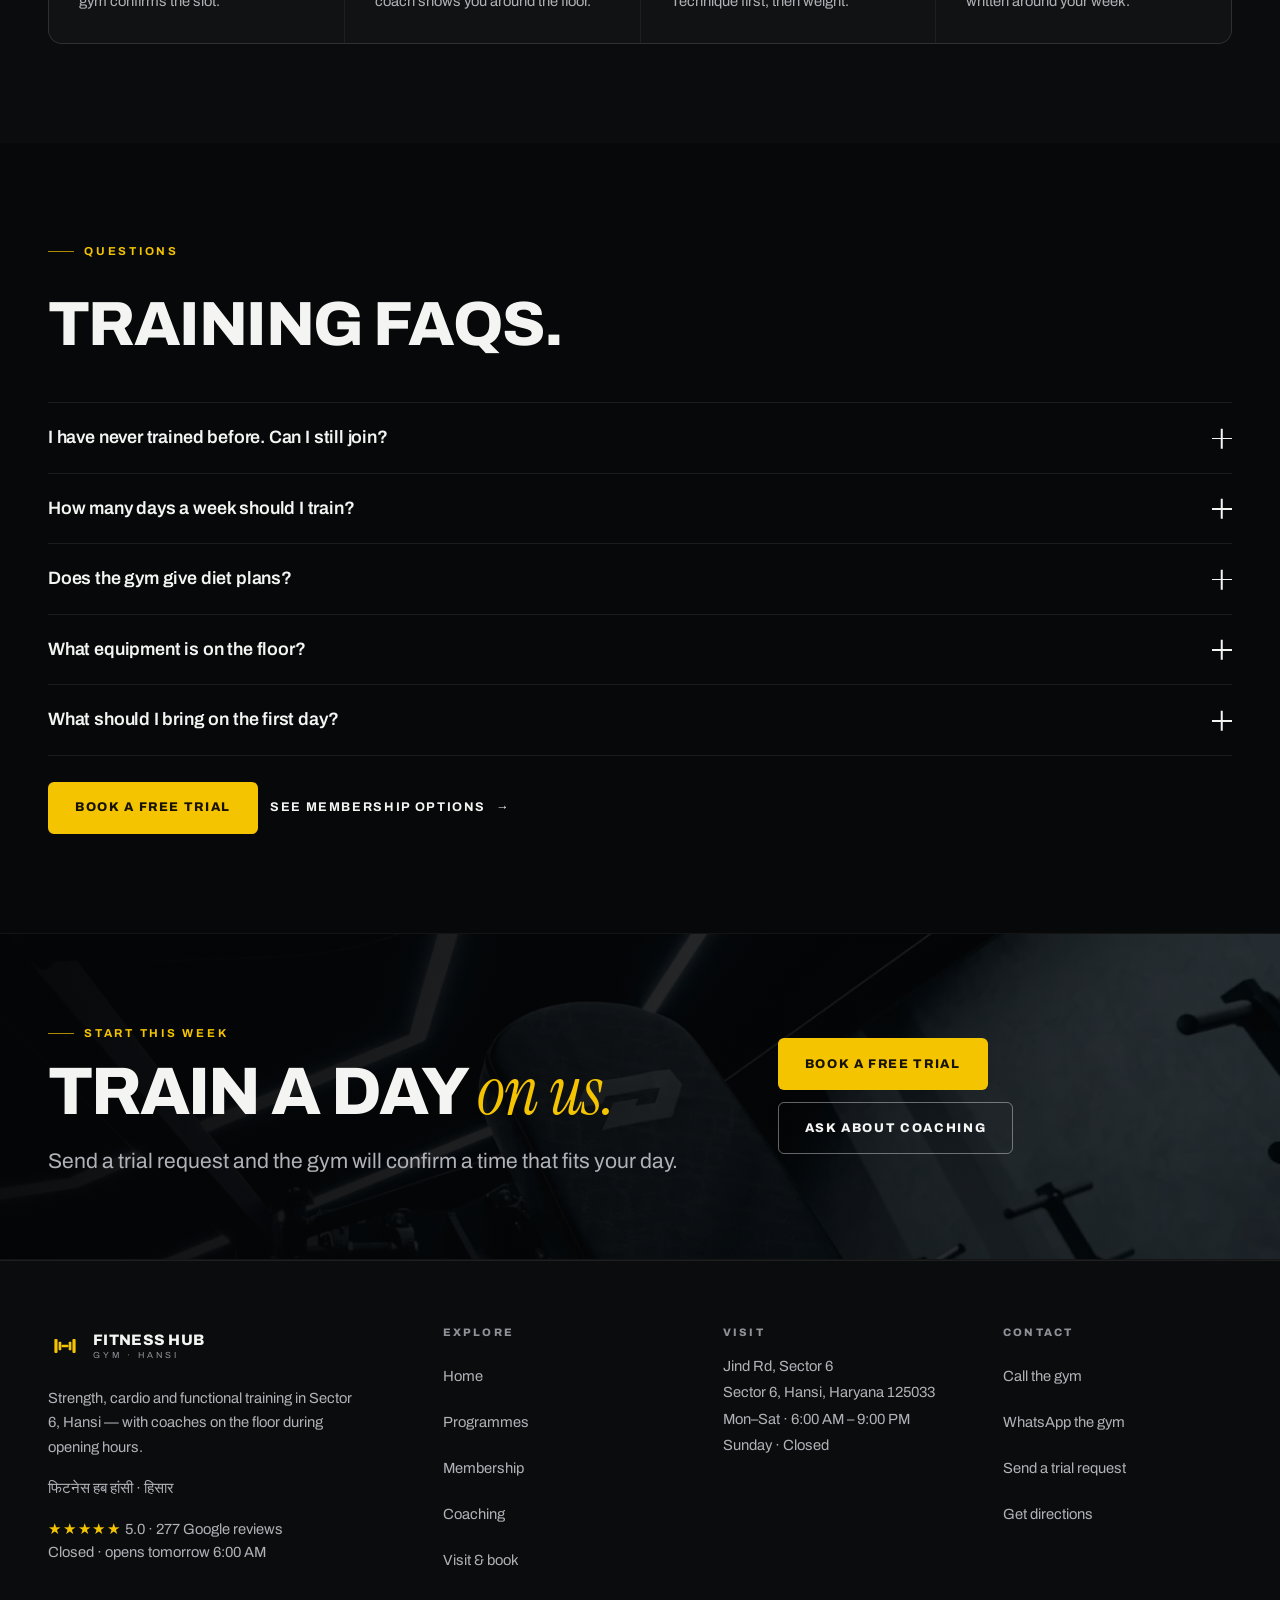
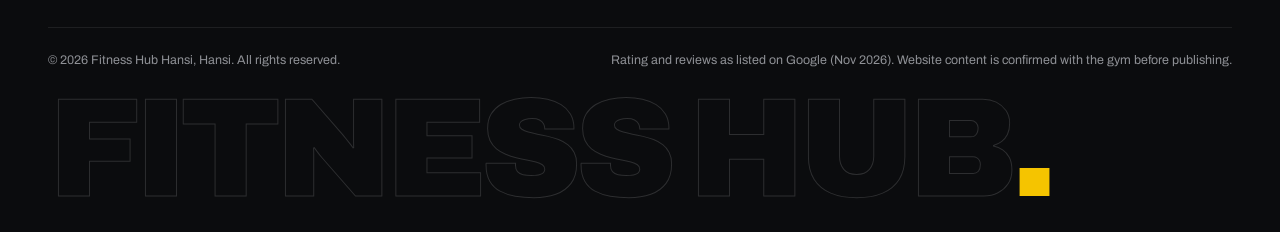
<file: programmes.html>
<!doctype html>
<html lang="en-IN">
  <head>
    <meta charset="utf-8" />
    <meta name="viewport" content="width=device-width, initial-scale=1" />
    <script>
      /* Scripted, but content must never depend on a script that fails to
         arrive: if site.js has not booted in 1.5 s, reveal every section. */
      document.documentElement.classList.add("js");
      window.setTimeout(function () {
        if (!window.__lfRevealReady) {
          document.documentElement.classList.add("reveal-fallback");
        }
      }, 1500);
    </script>
    <title>Training Programmes in Hansi | Weight Loss, Muscle, Strength &amp; PT</title>
    <meta
      name="description"
      content="Weight loss, muscle building, strength training, personal training and general fitness at Fitness Hub Hansi, Sector 6, Hansi. Book a free trial."
    />
    <meta name="theme-color" content="#07080a" />
    <meta name="robots" content="index,follow" />
    <meta name="geo.region" content="IN-HR" />
    <meta name="geo.placename" content="Sector 6, Hansi, Haryana" />

    <meta property="og:type" content="website" />
    <meta property="og:site_name" content="Fitness Hub Hansi, Hansi" />
    <meta property="og:title" content="Training programmes at Fitness Hub Hansi, Hansi" />
    <meta
      property="og:description"
      content="Weight loss, muscle building, strength training, personal training and general fitness — coach-led on the floor at Fitness Hub Hansi, Sector 6, Hansi."
    />
    <meta property="og:image" content="og-image.jpg" />
    <meta property="og:image:width" content="1200" />
    <meta property="og:image:height" content="630" />
    <meta property="og:locale" content="en_IN" />
    <meta name="twitter:card" content="summary_large_image" />
    <meta name="twitter:title" content="Training programmes at Fitness Hub Hansi, Hansi" />
    <meta name="twitter:description" content="Five coach-led ways to train in Sector 6, Hansi. Book a free trial." />
    <meta name="twitter:image" content="og-image.jpg" />

    <link rel="icon" href="favicon.svg" type="image/svg+xml" />
    <link rel="icon" href="favicon-32.png" sizes="32x32" type="image/png" />
    <link rel="apple-touch-icon" href="apple-touch-icon.png" />
    <link rel="manifest" href="site.webmanifest" />
    <link rel="preload" href="assets/fonts/archivo-latin.woff2" as="font" type="font/woff2" crossorigin />
    <link rel="stylesheet" href="assets/css/main.css" />

    <script type="application/ld+json">
      {
        "@context": "https://schema.org",
        "@type": "ItemList",
        "name": "Training programmes at Fitness Hub Hansi, Hansi",
        "itemListElement": [
          { "@type": "ListItem", "position": 1, "name": "Weight loss", "description": "Cardio, circuits and simple diet guidance for fat loss." },
          { "@type": "ListItem", "position": 2, "name": "Muscle building", "description": "Progressive hypertrophy training built around the main lifts." },
          { "@type": "ListItem", "position": 3, "name": "Strength training", "description": "Barbell work in racks with technique coaching." },
          { "@type": "ListItem", "position": 4, "name": "Personal training", "description": "One-to-one coaching with a written plan and diet guidance." },
          { "@type": "ListItem", "position": 5, "name": "General fitness", "description": "Balanced full-body sessions for everyday fitness." }
        ]
      }
    </script>
  </head>

  <body>
    <a class="skip-link" href="#main">Skip to content</a>
    <div class="progress" aria-hidden="true"><i data-progress></i></div>

    <noscript>
          <nav class="nojs-nav" aria-label="Pages">
            <div class="container nojs-nav__inner">
              <a href="index.html">Home</a>
              <a href="programmes.html">Programmes</a>
              <a href="membership.html">Membership</a>
              <a href="coaching.html">Coaching</a>
              <a href="contact.html">Visit &amp; book</a>
              <a class="nojs-nav__cta" href="contact.html#book">Book a free trial</a>
            </div>
          </nav>
    </noscript>

    <header class="site-header" data-header>
      <div class="container site-header__inner">
        <a class="logo" href="index.html" aria-label="Fitness Hub Hansi, Hansi — home">
          <svg class="logo__mark" viewBox="0 0 64 64" aria-hidden="true" focusable="false">
            <rect x="12" y="19" width="6" height="26" rx="1.5" fill="currentColor" />
            <rect x="20" y="24" width="5" height="16" rx="1.2" fill="currentColor" />
            <rect x="25.5" y="29.5" width="13" height="5" rx="1.5" fill="currentColor" />
            <rect x="39" y="24" width="5" height="16" rx="1.2" fill="currentColor" />
            <rect x="46" y="19" width="6" height="26" rx="1.5" fill="currentColor" />
          </svg>
          <span class="logo__type">
            <span class="logo__name">Fitness Hub</span>
            <span class="logo__sub">Gym · Hansi</span>
          </span>
        </a>

        <nav class="nav" aria-label="Main navigation">
          <ul class="nav__list">
            <li><a class="nav__link" href="programmes.html" aria-current="page">Programmes</a></li>
            <li><a class="nav__link" href="membership.html">Membership</a></li>
            <li><a class="nav__link" href="coaching.html">Coaching</a></li>
            <li><a class="nav__link" href="contact.html">Visit</a></li>
          </ul>
        </nav>

        <div class="site-header__actions">
          <a class="btn btn--outline btn--sm" data-contact="call" hidden href="#">Call the gym</a>
          <a class="btn btn--outline btn--sm" href="membership.html#plans">Join now</a>
          <a class="btn btn--gold btn--sm" href="contact.html#book">Free trial</a>
        </div>

        <button class="nav-toggle" type="button" data-nav-toggle aria-expanded="false" aria-controls="drawer">
          <span class="nav-toggle__bars" aria-hidden="true"><i></i><i></i><i></i></span>
          Menu
        </button>
      </div>
    </header>

    <div class="drawer" id="drawer" data-drawer>
      <nav class="drawer__list" aria-label="Mobile navigation">
        <a href="index.html" class="drawer__link" style="--i: 0">Home <small>01</small></a>
        <a href="programmes.html" class="drawer__link" aria-current="page" style="--i: 1">Programmes <small>02</small></a>
        <a href="membership.html" class="drawer__link" style="--i: 2">Membership <small>03</small></a>
        <a href="coaching.html" class="drawer__link" style="--i: 3">Coaching <small>04</small></a>
        <a href="contact.html" class="drawer__link" style="--i: 4">Visit &amp; book <small>05</small></a>
      </nav>
      <div class="drawer__foot">
        <a class="btn btn--gold btn--block" href="contact.html#book">Book a free trial</a>
        <a class="btn btn--outline btn--block" href="membership.html#plans">Join now</a>
        <a class="btn btn--outline btn--block" data-contact="whatsapp" hidden href="#">WhatsApp the gym</a>
        <p class="drawer__meta">
          <span>Jind Rd, Sector 6, Hansi</span>
          <span>Mon–Sat 6:00 AM – 9:00 PM · Sunday closed</span>
          <span data-open-status>Open now</span>
        </p>
      </div>
    </div>

    <main id="main">
      <section class="page-hero">
        <div class="page-hero__media" aria-hidden="true">
          <picture>
            <source type="image/webp" sizes="100vw" srcset="assets/img/lf_prog_strength-800.webp 800w, assets/img/lf_prog_strength-1300.webp 1300w, assets/img/lf_prog_strength-1800.webp 1800w" />
            <img src="assets/img/lf_prog_strength-1300.jpg" alt="" width="1800" height="1200" fetchpriority="high" decoding="async" />
          </picture>
        </div>
        <div class="page-hero__scrim" aria-hidden="true"></div>
        <div class="container page-hero__inner">
          <nav class="breadcrumb" aria-label="Breadcrumb">
            <a href="index.html">Home</a>
            <span aria-hidden="true">/</span>
            <span>Programmes</span>
          </nav>
          <p class="eyebrow">Training</p>
          <h1 class="h1">Five ways to train.</h1>
          <p class="lede">
            Every programme runs on the same floor, in the same hours, with a coach who knows what
            you are working towards. Pick one below, or ask at the desk which is right for you.
          </p>
          <div class="btns">
            <a class="btn btn--gold" href="contact.html#book">Book a free trial</a>
            <a class="btn btn--outline" href="membership.html">See membership</a>
          </div>
        </div>
      </section>

      <section class="section">
        <div class="container">
          <div class="section-head rv">
            <p class="eyebrow">The programmes</p>
            <h2 class="h2 mt-2">Pick your goal.</h2>
            <p class="lede">
              Descriptions below are how the sessions run at Fitness Hub Hansi. Availability is
              confirmed by the gym — ask at the desk which sessions are running this week.
            </p>
          </div>

          <!-- 01 ---------------------------------------------------------- -->
          <article class="prog-detail" id="weight-loss">
            <div class="prog-detail__text rv">
              <p class="eyebrow">Programme 01</p>
              <h2 class="h2">Weight loss</h2>
              <p class="lede">
                Built around cardio blocks, circuits and steady strength work. The aim is simple:
                burn more than you take in, keep the muscle you already have, and make it repeatable
                in a normal week.
              </p>
              <ul class="check-list">
                <li>
                  <svg viewBox="0 0 24 24" aria-hidden="true" fill="none" stroke="currentColor" stroke-width="2"><path d="M5 13l4 4L19 7" stroke-linecap="round" stroke-linejoin="round"/></svg>
                  <span>Cardio and machine work scaled to your current fitness</span>
                </li>
                <li>
                  <svg viewBox="0 0 24 24" aria-hidden="true" fill="none" stroke="currentColor" stroke-width="2"><path d="M5 13l4 4L19 7" stroke-linecap="round" stroke-linejoin="round"/></svg>
                  <span>Circuits that mix strength and conditioning in one block</span>
                </li>
                <li>
                  <svg viewBox="0 0 24 24" aria-hidden="true" fill="none" stroke="currentColor" stroke-width="2"><path d="M5 13l4 4L19 7" stroke-linecap="round" stroke-linejoin="round"/></svg>
                  <span>Simple diet guidance that fits a normal working day</span>
                </li>
                <li>
                  <svg viewBox="0 0 24 24" aria-hidden="true" fill="none" stroke="currentColor" stroke-width="2"><path d="M5 13l4 4L19 7" stroke-linecap="round" stroke-linejoin="round"/></svg>
                  <span>A coach on the floor to keep the form honest</span>
                </li>
              </ul>
              <dl class="detail-meta">
                <div><dt>Suitable for</dt><dd>Beginners, returners, and anyone who wants a plan instead of guesswork.</dd></div>
                <div><dt>Format</dt><dd>Cardio + circuits + strength, coached on the floor.</dd></div>
              </dl>
              <div class="btns">
                <a class="btn btn--gold" href="contact.html?programme=weight-loss#book">Enquire about weight loss</a>
                <a class="btn btn--outline" href="contact.html#book">Free trial</a>
              </div>
            </div>
            <figure class="media-frame rv" style="--d: 0.08s">
              <picture>
                <source type="image/webp" sizes="(min-width: 900px) 45vw, 100vw" srcset="assets/img/lf_prog_cardio-800.webp 800w, assets/img/lf_prog_cardio-1300.webp 1300w" />
                <img src="assets/img/lf_prog_cardio-1300.jpg" alt="The cardio row at Fitness Hub Hansi, Hansi" width="1800" height="1200" loading="lazy" decoding="async" data-par />
              </picture>
              <figcaption>Cardio row — warm-ups and conditioning</figcaption>
            </figure>
          </article>

          <!-- 02 ---------------------------------------------------------- -->
          <article id="muscle-building" class="prog-detail prog-detail--flip mt-6">
            <div class="prog-detail__text rv">
              <p class="eyebrow">Programme 02</p>
              <h2 class="h2">Muscle building</h2>
              <p class="lede">
                Progressive resistance training for size: controlled reps, sensible loads and a split
                you can recover from. The numbers move because the plan moves — not because you train
                to failure every day.
              </p>
              <ul class="check-list">
                <li>
                  <svg viewBox="0 0 24 24" aria-hidden="true" fill="none" stroke="currentColor" stroke-width="2"><path d="M5 13l4 4L19 7" stroke-linecap="round" stroke-linejoin="round"/></svg>
                  <span>Barbell and machine work for every major muscle group</span>
                </li>
                <li>
                  <svg viewBox="0 0 24 24" aria-hidden="true" fill="none" stroke="currentColor" stroke-width="2"><path d="M5 13l4 4L19 7" stroke-linecap="round" stroke-linejoin="round"/></svg>
                  <span>Progressive loading so the numbers keep moving</span>
                </li>
                <li>
                  <svg viewBox="0 0 24 24" aria-hidden="true" fill="none" stroke="currentColor" stroke-width="2"><path d="M5 13l4 4L19 7" stroke-linecap="round" stroke-linejoin="round"/></svg>
                  <span>Volume and rest matched to your recovery</span>
                </li>
                <li>
                  <svg viewBox="0 0 24 24" aria-hidden="true" fill="none" stroke="currentColor" stroke-width="2"><path d="M5 13l4 4L19 7" stroke-linecap="round" stroke-linejoin="round"/></svg>
                  <span>Coach-checked technique on the big lifts</span>
                </li>
              </ul>
              <dl class="detail-meta">
                <div><dt>Suitable for</dt><dd>Lifters chasing visible size, and beginners ready to learn the basics properly.</dd></div>
                <div><dt>Format</dt><dd>Split or full-body sessions with a written progression.</dd></div>
              </dl>
              <div class="btns">
                <a class="btn btn--gold" href="contact.html?programme=muscle-building#book">Enquire about muscle building</a>
                <a class="btn btn--outline" href="coaching.html">Meet the coaching</a>
              </div>
            </div>
            <figure class="media-frame rv" style="--d: 0.08s">
              <picture>
                <source type="image/webp" sizes="(min-width: 900px) 45vw, 100vw" srcset="assets/img/lf_prog_strength-800.webp 800w, assets/img/lf_prog_strength-1300.webp 1300w, assets/img/lf_prog_strength-1800.webp 1800w" />
                <img src="assets/img/lf_prog_strength-1300.jpg" alt="A member training with a barbell at Fitness Hub Hansi" width="1800" height="1200" loading="lazy" decoding="async" data-par />
              </picture>
              <figcaption>Hypertrophy work — controlled reps, honest loads</figcaption>
            </figure>
          </article>

          <!-- 03 ---------------------------------------------------------- -->
          <article id="strength" class="prog-detail mt-6">
            <div class="prog-detail__text rv">
              <p class="eyebrow">Programme 03</p>
              <h2 class="h2">Strength training</h2>
              <p class="lede">
                Squat, press, pull. Racks, barbells and plates with someone watching the bar path
                while you work up to a heavier set.
              </p>
              <ul class="check-list">
                <li>
                  <svg viewBox="0 0 24 24" aria-hidden="true" fill="none" stroke="currentColor" stroke-width="2"><path d="M5 13l4 4L19 7" stroke-linecap="round" stroke-linejoin="round"/></svg>
                  <span>Power racks, benches and a full plate stack</span>
                </li>
                <li>
                  <svg viewBox="0 0 24 24" aria-hidden="true" fill="none" stroke="currentColor" stroke-width="2"><path d="M5 13l4 4L19 7" stroke-linecap="round" stroke-linejoin="round"/></svg>
                  <span>Squat, bench, deadlift and overhead work</span>
                </li>
                <li>
                  <svg viewBox="0 0 24 24" aria-hidden="true" fill="none" stroke="currentColor" stroke-width="2"><path d="M5 13l4 4L19 7" stroke-linecap="round" stroke-linejoin="round"/></svg>
                  <span>Technique coaching before the loads go up</span>
                </li>
                <li>
                  <svg viewBox="0 0 24 24" aria-hidden="true" fill="none" stroke="currentColor" stroke-width="2"><path d="M5 13l4 4L19 7" stroke-linecap="round" stroke-linejoin="round"/></svg>
                  <span>Simple progression you can track each week</span>
                </li>
              </ul>
              <dl class="detail-meta">
                <div><dt>Suitable for</dt><dd>Anyone who wants to be genuinely strong — from a first squat to a heavier working set.</dd></div>
                <div><dt>Format</dt><dd>Barbell-focused sessions in the racks, supervised.</dd></div>
              </dl>
              <div class="btns">
                <a class="btn btn--gold" href="contact.html?programme=strength#book">Enquire about strength training</a>
                <a class="btn btn--outline" href="membership.html">See membership</a>
              </div>
            </div>
            <figure class="media-frame rv" style="--d: 0.08s">
              <picture>
                <source type="image/webp" sizes="(min-width: 900px) 45vw, 100vw" srcset="assets/img/lf_rack-800.webp 800w, assets/img/lf_rack-1300.webp 1300w, assets/img/lf_rack-1800.webp 1800w" />
                <img src="assets/img/lf_rack-1300.jpg" alt="Power racks with loaded barbells at Fitness Hub Hansi" width="1800" height="1200" loading="lazy" decoding="async" data-par />
              </picture>
              <figcaption>Racks and barbells — built for heavy days</figcaption>
            </figure>
          </article>

          <!-- 04 ---------------------------------------------------------- -->
          <article id="personal-training" class="prog-detail prog-detail--flip mt-6">
            <div class="prog-detail__text rv">
              <p class="eyebrow">Programme 04</p>
              <h2 class="h2">Personal training</h2>
              <p class="lede">
                One coach, one plan. Your body, your schedule, your goal — with the diet side handled
                by the same person who counts your reps.
              </p>
              <ul class="check-list">
                <li>
                  <svg viewBox="0 0 24 24" aria-hidden="true" fill="none" stroke="currentColor" stroke-width="2"><path d="M5 13l4 4L19 7" stroke-linecap="round" stroke-linejoin="round"/></svg>
                  <span>A written plan for your goal and your week</span>
                </li>
                <li>
                  <svg viewBox="0 0 24 24" aria-hidden="true" fill="none" stroke="currentColor" stroke-width="2"><path d="M5 13l4 4L19 7" stroke-linecap="round" stroke-linejoin="round"/></svg>
                  <span>One-to-one attention on form and load</span>
                </li>
                <li>
                  <svg viewBox="0 0 24 24" aria-hidden="true" fill="none" stroke="currentColor" stroke-width="2"><path d="M5 13l4 4L19 7" stroke-linecap="round" stroke-linejoin="round"/></svg>
                  <span>Diet guidance alongside the training</span>
                </li>
                <li>
                  <svg viewBox="0 0 24 24" aria-hidden="true" fill="none" stroke="currentColor" stroke-width="2"><path d="M5 13l4 4L19 7" stroke-linecap="round" stroke-linejoin="round"/></svg>
                  <span>Cardio, weight training and CrossFit-style sessions</span>
                </li>
              </ul>
              <dl class="detail-meta">
                <div><dt>Suitable for</dt><dd>People who want accountability, or who are training around an old injury.</dd></div>
                <div><dt>Format</dt><dd>One-to-one sessions booked with a coach. Charges are confirmed by the gym.</dd></div>
              </dl>
              <div class="btns">
                <a class="btn btn--gold" href="contact.html?programme=personal-training#book">Ask about personal training</a>
                <a class="btn btn--outline" href="coaching.html">How coaching works</a>
              </div>
            </div>
            <figure class="media-frame rv" style="--d: 0.08s">
              <picture>
                <source type="image/webp" sizes="(min-width: 900px) 45vw, 100vw" srcset="assets/img/lf_prog_pt-800.webp 800w, assets/img/lf_prog_pt-1300.webp 1300w, assets/img/lf_prog_pt-1800.webp 1800w" />
                <img src="assets/img/lf_prog_pt-1300.jpg" alt="A coach at Fitness Hub Hansi guiding a member through an exercise" width="1800" height="1200" loading="lazy" decoding="async" data-par />
              </picture>
              <figcaption>One-to-one coaching, on your schedule</figcaption>
            </figure>
          </article>

          <!-- 05 ---------------------------------------------------------- -->
          <article id="general-fitness" class="prog-detail mt-6">
            <div class="prog-detail__text rv">
              <p class="eyebrow">Programme 05</p>
              <h2 class="h2">General fitness</h2>
              <p class="lede">
                For staying active rather than chasing numbers: balanced full-body sessions that leave
                you better than you came in — fitter, moving well, sleeping properly.
              </p>
              <ul class="check-list">
                <li>
                  <svg viewBox="0 0 24 24" aria-hidden="true" fill="none" stroke="currentColor" stroke-width="2"><path d="M5 13l4 4L19 7" stroke-linecap="round" stroke-linejoin="round"/></svg>
                  <span>Full-body sessions mixing strength and cardio</span>
                </li>
                <li>
                  <svg viewBox="0 0 24 24" aria-hidden="true" fill="none" stroke="currentColor" stroke-width="2"><path d="M5 13l4 4L19 7" stroke-linecap="round" stroke-linejoin="round"/></svg>
                  <span>Scales to any starting level, including complete beginners</span>
                </li>
                <li>
                  <svg viewBox="0 0 24 24" aria-hidden="true" fill="none" stroke="currentColor" stroke-width="2"><path d="M5 13l4 4L19 7" stroke-linecap="round" stroke-linejoin="round"/></svg>
                  <span>No pressure to chase numbers you do not care about</span>
                </li>
                <li>
                  <svg viewBox="0 0 24 24" aria-hidden="true" fill="none" stroke="currentColor" stroke-width="2"><path d="M5 13l4 4L19 7" stroke-linecap="round" stroke-linejoin="round"/></svg>
                  <span>Space to train at your own pace, with a coach nearby</span>
                </li>
              </ul>
              <dl class="detail-meta">
                <div><dt>Suitable for</dt><dd>Anyone who wants to feel fitter and stay injury-free while doing it.</dd></div>
                <div><dt>Format</dt><dd>Full-body sessions, two to four days a week.</dd></div>
              </dl>
              <div class="btns">
                <a class="btn btn--gold" href="contact.html?programme=general-fitness#book">Enquire about general fitness</a>
                <a class="btn btn--outline" href="contact.html#bmi">Check your BMI</a>
              </div>
            </div>
            <figure class="media-frame rv" style="--d: 0.08s">
              <picture>
                <source type="image/webp" sizes="(min-width: 900px) 45vw, 100vw" srcset="assets/img/lf_prog_functional-800.webp 800w, assets/img/lf_prog_functional-1300.webp 1300w, assets/img/lf_prog_functional-1800.webp 1800w" />
                <img src="assets/img/lf_prog_functional-1300.jpg" alt="Functional training on the Fitness Hub Hansi floor" width="1800" height="1200" loading="lazy" decoding="async" data-par />
              </picture>
              <figcaption>Functional work — everyday strength</figcaption>
            </figure>
          </article>
        </div>
      </section>

      <section class="section section--surface section--rule">
        <div class="container">
          <div class="section-head rv">
            <p class="eyebrow">How it works</p>
            <h2 class="h2 mt-2">From first visit to a plan.</h2>
          </div>
          <ol class="steps">
            <li class="step rv">
              <span class="step__idx">Step 01</span>
              <h3>Send a trial request</h3>
              <p>Tell us your goal and the day that suits you. Nothing is booked until the gym confirms the slot.</p>
            </li>
            <li class="step rv">
              <span class="step__idx">Step 02</span>
              <h3>Walk in</h3>
              <p>Come in during opening hours with training shoes and a water bottle. A coach shows you around the floor.</p>
            </li>
            <li class="step rv">
              <span class="step__idx">Step 03</span>
              <h3>Train a session</h3>
              <p>Try the programme you are interested in with light loads. Technique first, then weight.</p>
            </li>
            <li class="step rv">
              <span class="step__idx">Step 04</span>
              <h3>Pick your plan</h3>
              <p>Choose monthly, quarterly, half-yearly or annual, and get a plan written around your week.</p>
            </li>
          </ol>
        </div>
      </section>

      <section class="section">
        <div class="container">
          <div class="section-head rv">
            <p class="eyebrow">Questions</p>
            <h2 class="h2 mt-2">Training FAQs.</h2>
          </div>
          <div class="faq rv">
            <details>
              <summary>I have never trained before. Can I still join? <span class="faq__icon" aria-hidden="true"></span></summary>
              <div class="faq__body">
                Yes. Tell the coach it is your first week and they will take you through the main
                machines and the setup. Start light — technique first, then load.
              </div>
            </details>
            <details>
              <summary>How many days a week should I train? <span class="faq__icon" aria-hidden="true"></span></summary>
              <div class="faq__body">
                Most members train three to five days. Beginners usually do best with three sessions,
                full-body or a simple split, with a rest day in between.
              </div>
            </details>
            <details>
              <summary>Does the gym give diet plans? <span class="faq__icon" aria-hidden="true"></span></summary>
              <div class="faq__body">
                Simple food guidance comes with the weight-loss and personal-training programmes. It
                is general guidance, not medical advice — for a medical condition, please follow your
                doctor’s instructions first.
              </div>
            </details>
            <details>
              <summary>What equipment is on the floor? <span class="faq__icon" aria-hidden="true"></span></summary>
              <div class="faq__body">
                Power racks and barbells, a full dumbbell wall, machine stations for every muscle
                group and a cardio row for warm-ups and conditioning.
              </div>
            </details>
            <details>
              <summary>What should I bring on the first day? <span class="faq__icon" aria-hidden="true"></span></summary>
              <div class="faq__body">
                Training shoes, comfortable clothes, a towel and a water bottle. That is all.
              </div>
            </details>
          </div>
          <div class="btns mt-4">
            <a class="btn btn--gold" href="contact.html#book">Book a free trial</a>
            <a class="link-arrow" href="membership.html">See membership options <span aria-hidden="true">→</span></a>
          </div>
        </div>
      </section>

      <section class="cta-band">
        <div class="cta-band__media" aria-hidden="true">
          <picture>
            <source type="image/webp" sizes="100vw" srcset="assets/img/lf_floor-800.webp 800w, assets/img/lf_floor-1300.webp 1300w, assets/img/lf_floor-1800.webp 1800w" />
            <img src="assets/img/lf_floor-1300.jpg" alt="" width="1200" height="1800" loading="lazy" decoding="async" />
          </picture>
        </div>
        <div class="cta-band__scrim" aria-hidden="true"></div>
        <div class="container cta-band__inner">
          <div class="rv">
            <p class="eyebrow">Start this week</p>
            <h2 class="h2 cta-band__title mt-2">
              Train a day <span class="serif gold">on us.</span>
            </h2>
            <p class="lede mt-3">
              Send a trial request and the gym will confirm a time that fits your day.
            </p>
          </div>
          <div class="btns rv" style="--d: 0.08s">
            <a class="btn btn--gold" href="contact.html#book">Book a free trial</a>
            <a class="btn btn--outline" href="coaching.html">Ask about coaching</a>
          </div>
        </div>
      </section>
    </main>

    <footer class="site-footer">
      <div class="container">
        <div class="footer-grid">
          <div class="footer-brand">
            <a class="logo" href="index.html" aria-label="Fitness Hub Hansi, Hansi — home">
              <svg class="logo__mark" viewBox="0 0 64 64" aria-hidden="true" focusable="false">
                <rect x="12" y="19" width="6" height="26" rx="1.5" fill="currentColor" />
                <rect x="20" y="24" width="5" height="16" rx="1.2" fill="currentColor" />
                <rect x="25.5" y="29.5" width="13" height="5" rx="1.5" fill="currentColor" />
                <rect x="39" y="24" width="5" height="16" rx="1.2" fill="currentColor" />
                <rect x="46" y="19" width="6" height="26" rx="1.5" fill="currentColor" />
              </svg>
              <span class="logo__type">
                <span class="logo__name">Fitness Hub</span>
                <span class="logo__sub">Gym · Hansi</span>
              </span>
            </a>
            <p>
              Strength, cardio and functional training in Sector 6, Hansi — with coaches on the floor during opening hours.
            </p>
            <p class="small" lang="hi">फिटनेस हब हांसी · हिसार</p>
            <p class="small">
              <span class="stars" aria-hidden="true">★★★★★</span> 5.0 · 277 Google reviews<br />
              <span data-open-status>Open now</span>
            </p>
          </div>

          <div class="footer-col">
            <h2>Explore</h2>
            <ul>
              <li><a href="index.html">Home</a></li>
              <li><a href="programmes.html">Programmes</a></li>
              <li><a href="membership.html">Membership</a></li>
              <li><a href="coaching.html">Coaching</a></li>
              <li><a href="contact.html">Visit &amp; book</a></li>
            </ul>
          </div>

          <div class="footer-col">
            <h2>Visit</h2>
            <ul>
              <li>Jind Rd, Sector 6</li>
              <li>Sector 6, Hansi, Haryana 125033</li>
              <li>Mon–Sat · 6:00 AM – 9:00 PM</li>
              <li>Sunday · Closed</li>
            </ul>
          </div>

          <div class="footer-col">
            <h2>Contact</h2>
            <ul>
              <li><a data-contact="call" hidden href="#">Call the gym</a></li>
              <li><a data-contact="whatsapp" hidden href="#">WhatsApp the gym</a></li>
              <li><a href="contact.html#book">Send a trial request</a></li>
              <li><a href="https://www.google.com/maps/dir/?api=1&amp;destination=29.10292468,75.97592265" target="_blank" rel="noopener">Get directions</a></li>
            </ul>
          </div>
        </div>

        <div class="footer-meta">
          <p>© <span data-year>2026</span> Fitness Hub Hansi, Hansi. All rights reserved.</p>
          <p>Rating and reviews as listed on Google (Nov 2026). Website content is confirmed with the gym before publishing.</p>
        </div>
      </div>
      <div class="footer-wordmark" aria-hidden="true">Fitness Hub<span>.</span></div>
    </footer>

    <div class="actionbar" data-actionbar>
      <a class="btn btn--gold" href="contact.html#book">Free trial</a>
      <a class="btn btn--outline" data-contact="whatsapp" hidden href="#">WhatsApp</a>
      <a class="btn btn--outline" href="https://www.google.com/maps/dir/?api=1&amp;destination=29.10292468,75.97592265" target="_blank" rel="noopener">Directions</a>
    </div>

    <script src="assets/js/business.js" defer></script>
    <script src="assets/js/site.js" defer></script>
  </body>
</html>
</file>
<file: assets/css/main.css>
/* =============================================================================
   Fitness Hub Hansi · Hansi — design system
   -----------------------------------------------------------------------------
   Brand: deep black / charcoal surfaces, one gold accent (#f5c400), athletic
   Archivo display type with an Instrument Serif italic accent, editorial
   spacing, hairline rules instead of heavy cards, purposeful motion.

   Order of contents
     01  Tokens
     02  Reset & base
     03  Layout & typography helpers
     04  Buttons & links
     05  Header, navigation, drawer
     06  Hero
     07  Ticker
     08  Statement & stats
     09  Programmes
     10  Plans & comparison
     11  Coaching & profile tiles
     12  Facilities gallery & lightbox
     13  Reviews
     14  BMI calculator
     15  Forms & booking
     16  Visit, hours, map
     17  FAQ
     18  CTA band
     19  Footer
     20  Sticky action bar
     21  Motion / reveal
     22  Print & reduced motion
   ========================================================================== */

/* ---------------------------------------------------------------- 01 Tokens */
:root {
  /* Native widgets (scrollbars, date pickers) match the dark surface. */
  color-scheme: dark;

  /* surfaces */
  --ink: #07080a;
  --ink-2: #0b0c0e;
  --surface: #111214;
  --surface-2: #17181b;
  --surface-3: #1f2125;

  /* text */
  --text: #f4f4f2;
  --text-2: #b0b2b7;
  --text-3: #8f9196;

  /* brand accent */
  --gold: #f5c400;
  --gold-2: #ffd75e;
  --gold-ink: #171300;

  /* lines & states */
  --line: rgba(255, 255, 255, 0.08);
  --line-2: rgba(255, 255, 255, 0.17);
  /* Interactive controls (inputs, buttons, toggles) need a 3:1 outline against
     their own background to satisfy WCAG 1.4.11, so they use a stronger stroke
     than the decorative hairlines above. */
  --stroke-control: rgba(255, 255, 255, 0.38);
  --stroke-control-hover: rgba(255, 255, 255, 0.56);
  --ok: #3ddc97;
  --warn: #ffb020;
  --err: #ff6f61;

  /* surface steps & form surfaces */
  --void: #000;
  --surface-sunken: #0d0e11;
  --surface-raise: #121316;
  --field: #0a0b0d;
  --field-focus: #0d0e10;
  --text-placeholder: #7f8188;
  --text-dim: #4f5157;
  --text-bright: #f0f0ee;
  --text-caption: #e3e3e1;
  --text-hero: #d9dade;

  /* overlays: channels so gradients can carry their own alpha */
  --scrim: 4 5 7;
  --overlay: 7 8 10;
  --gold-tint: rgba(245, 196, 0, 0.08);
  --gold-line: rgba(245, 196, 0, 0.42);
  --wash: rgba(255, 255, 255, 0.04);

  /* metrics */
  --gutter: clamp(18px, 4.5vw, 48px);
  --max: 1280px;
  --header-h: 70px;
  --radius: 6px;
  --radius-lg: 14px;

  /* motion */
  --ease: cubic-bezier(0.22, 1, 0.36, 1);
  --ease-2: cubic-bezier(0.4, 0, 0.2, 1);

  /* type */
  --font: "Archivo", -apple-system, BlinkMacSystemFont, "Segoe UI", Roboto,
    Helvetica, Arial, sans-serif;
  --font-accent: "Instrument Serif", Georgia, "Times New Roman", serif;
}

/* Self-hosted, subsetted webfonts (see assets/fonts). */
@font-face {
  font-family: "Archivo";
  font-style: normal;
  font-weight: 400 900;
  font-display: swap;
  src: url("../fonts/archivo-latin.woff2") format("woff2");
  unicode-range: U+0000-00FF, U+0131, U+0152-0153, U+02BB-02BC, U+02C6, U+02DA,
    U+02DC, U+0304, U+0308, U+0329, U+2000-206F, U+20AC, U+2122, U+2191, U+2193,
    U+2212, U+2215, U+FEFF, U+FFFD;
}
@font-face {
  font-family: "Archivo";
  font-style: normal;
  font-weight: 400 900;
  font-display: swap;
  src: url("../fonts/archivo-latin-ext.woff2") format("woff2");
  unicode-range: U+0100-02BA, U+02BD-02C5, U+02C7-02CC, U+02CE-02D7, U+02DD-02FF,
    U+0304, U+0308, U+0329, U+1D00-1DBF, U+1E00-1E9F, U+1EF2-1EFF, U+2020,
    U+20A0-20AB, U+20AD-20C4, U+2113, U+2C60-2C7F, U+A720-A7FF;
}
@font-face {
  font-family: "Instrument Serif";
  font-style: italic;
  font-weight: 400;
  font-display: swap;
  src: url("../fonts/instrument-serif-italic-latin.woff2") format("woff2");
  unicode-range: U+0000-00FF, U+0131, U+0152-0153, U+02BB-02BC, U+02C6, U+02DA,
    U+02DC, U+0304, U+0308, U+0329, U+2000-206F, U+20AC, U+2122, U+2191, U+2193,
    U+2212, U+2215, U+FEFF, U+FFFD;
}

/* ------------------------------------------------------------ 02 Reset/base */
*,
*::before,
*::after {
  box-sizing: border-box;
}
* {
  margin: 0;
}
[hidden] {
  /* Anything the scripts or the owner hide must really stay hidden, even when
     a component sets its own display value. */
  display: none !important;
}
html {
  -webkit-text-size-adjust: 100%;
  scroll-behavior: smooth;
  scroll-padding-top: calc(var(--header-h) + 16px);
}
body {
  background: var(--ink);
  color: var(--text);
  font-family: var(--font);
  font-size: clamp(15.5px, 0.32vw + 14.6px, 17px);
  line-height: 1.65;
  font-weight: 400;
  overflow-x: hidden;
  -webkit-font-smoothing: antialiased;
  -moz-osx-font-smoothing: grayscale;
  font-synthesis-weight: none;
}
img,
svg,
video {
  display: block;
  max-width: 100%;
}
img {
  height: auto;
}
picture {
  display: contents;
}
a {
  color: inherit;
  text-decoration: none;
}
button,
input,
select,
textarea {
  font: inherit;
  color: inherit;
}
ul,
ol {
  margin: 0;
  padding: 0;
  list-style: none;
}
table {
  border-collapse: collapse;
  width: 100%;
}
summary {
  cursor: pointer;
}
::selection {
  background: var(--gold);
  color: var(--gold-ink);
}
:focus-visible {
  outline: 2px solid var(--gold);
  outline-offset: 3px;
  border-radius: 4px;
}
:target {
  scroll-margin-top: calc(var(--header-h) + 24px);
}

/* --------------------------------------------- 03 Layout & type helpers */
.container {
  width: 100%;
  max-width: var(--max);
  margin-inline: auto;
  padding-inline: var(--gutter);
}
.section {
  padding-block: clamp(68px, 11vh, 150px);
}
.section--tight {
  padding-block: clamp(48px, 7vh, 96px);
}
.section--surface {
  background: var(--ink-2);
}
.section--rule {
  border-top: 1px solid var(--line);
}
.skip-link {
  position: absolute;
  left: var(--gutter);
  top: -100px;
  z-index: 200;
  background: var(--gold);
  color: var(--gold-ink);
  padding: 12px 18px;
  font-weight: 700;
  border-radius: var(--radius);
  transition: top 0.2s var(--ease-2);
}
.skip-link:focus {
  top: 12px;
}

/* No-JavaScript fallback. The drawer, the hamburger and the mobile action bar
   are all driven by JavaScript; without it the pages get an ordinary link bar
   and a solid header instead of a transparent one. */
html:not(.js) .nav-toggle,
html:not(.js) .drawer,
html:not(.js) .actionbar,
html:not(.js) .prog-preview,
html:not(.js) .slider__nav {
  display: none !important;
}
html:not(.js) .site-header::before {
  opacity: 1;
}
.nojs-nav {
  margin-top: var(--header-h);
  background: var(--ink-2);
  border-bottom: 1px solid var(--line);
  padding-block: 10px;
}
.nojs-nav__inner {
  display: flex;
  flex-wrap: wrap;
  align-items: center;
  gap: 2px 20px;
}
.nojs-nav a {
  display: inline-flex;
  align-items: center;
  min-height: 44px;
  font-size: 0.76rem;
  font-weight: 700;
  letter-spacing: 0.12em;
  text-transform: uppercase;
  color: var(--text-2);
}
.nojs-nav a:hover {
  color: var(--gold);
}
.nojs-nav__cta {
  color: var(--gold);
}

.eyebrow {
  display: inline-flex;
  align-items: center;
  gap: 10px;
  font-size: 11.5px;
  font-weight: 700;
  letter-spacing: 0.24em;
  text-transform: uppercase;
  color: var(--gold);
}
.eyebrow::before {
  content: "";
  width: 26px;
  height: 1px;
  background: currentColor;
  opacity: 0.7;
}
.eyebrow--plain::before {
  display: none;
}

.h1,
.h2 {
  font-weight: 800;
  letter-spacing: -0.025em;
  line-height: 1.02;
  text-wrap: balance;
}
.h1 {
  font-size: clamp(2.6rem, 9vw, 6.4rem);
  line-height: 0.94;
  letter-spacing: -0.035em;
  text-transform: uppercase;
}
.h2 {
  font-size: clamp(2rem, 5.2vw, 3.9rem);
  text-transform: uppercase;
}
.subhead {
  font-size: 1.05rem;
  font-weight: 700;
  letter-spacing: -0.01em;
  line-height: 1.35;
}
.serif {
  font-family: var(--font-accent);
  font-style: italic;
  font-weight: 400;
  letter-spacing: -0.01em;
  text-transform: none;
}
.gold {
  color: var(--gold);
}
.lede {
  color: var(--text-2);
  font-size: clamp(1.02rem, 1.1vw + 0.7rem, 1.32rem);
  line-height: 1.6;
  max-width: 62ch;
}
.muted {
  color: var(--text-2);
}
.small {
  font-size: 0.86rem;
  line-height: 1.55;
  color: var(--text-3);
}
.num {
  font-variant-numeric: tabular-nums;
  font-feature-settings: "tnum" 1;
}
.sr-only {
  position: absolute;
  width: 1px;
  height: 1px;
  padding: 0;
  overflow: hidden;
  clip: rect(0 0 0 0);
  white-space: nowrap;
  border: 0;
}

.section-head {
  display: grid;
  gap: 18px;
  margin-bottom: clamp(34px, 5vh, 64px);
}
.section-head p.lede {
  margin-top: 4px;
}
@media (min-width: 900px) {
  .section-head--split {
    grid-template-columns: minmax(0, 1.1fr) minmax(0, 0.9fr);
    align-items: end;
    gap: 40px;
  }
}

.grid {
  display: grid;
  gap: clamp(16px, 2.4vw, 28px);
}
.grid--2 {
  grid-template-columns: repeat(auto-fit, minmax(min(100%, 320px), 1fr));
}
.grid--4 {
  grid-template-columns: repeat(auto-fit, minmax(min(100%, 230px), 1fr));
}

/* ---------------------------------------------------- 04 Buttons & links */
.btn {
  --btn-bg: var(--gold);
  --btn-fg: var(--gold-ink);
  position: relative;
  display: inline-flex;
  align-items: center;
  justify-content: center;
  gap: 10px;
  min-height: 52px;
  padding: 0 26px;
  border: 1px solid transparent;
  border-radius: var(--radius);
  background: var(--btn-bg);
  color: var(--btn-fg);
  font-size: 0.79rem;
  font-weight: 800;
  letter-spacing: 0.13em;
  text-transform: uppercase;
  white-space: nowrap;
  cursor: pointer;
  overflow: hidden;
  transition: background 0.25s var(--ease-2), color 0.25s var(--ease-2),
    border-color 0.25s var(--ease-2), transform 0.2s var(--ease);
}
.btn svg {
  width: 17px;
  height: 17px;
  flex: none;
}
.btn::after {
  content: "";
  position: absolute;
  inset: 0;
  background: linear-gradient(
    100deg,
    transparent 20%,
    var(--wash) 48%,
    transparent 76%
  );
  translate: -120% 0;
  transition: translate 0.6s var(--ease);
  pointer-events: none;
}
.btn:hover::after {
  translate: 120% 0;
}
.btn:active {
  transform: scale(0.985);
}
.btn--gold:hover {
  background: var(--gold-2);
}
.btn--outline {
  --btn-bg: transparent;
  --btn-fg: var(--text);
  border-color: var(--stroke-control);
}
.btn--outline::after {
  display: none;
}
.btn--outline:hover {
  border-color: var(--gold);
  color: var(--gold);
}
.btn--block {
  width: 100%;
}
.btn--sm {
  min-height: 44px;
  padding: 0 18px;
  font-size: 0.72rem;
}
.btn[disabled],
.btn[aria-disabled="true"] {
  opacity: 0.55;
  cursor: not-allowed;
}

.link-arrow {
  display: inline-flex;
  align-items: center;
  gap: 10px;
  font-size: 0.79rem;
  font-weight: 700;
  letter-spacing: 0.13em;
  text-transform: uppercase;
  color: var(--text);
  min-height: 44px;
}
.link-arrow span[aria-hidden] {
  transition: transform 0.3s var(--ease);
}
.link-arrow:hover {
  color: var(--gold);
}
.link-arrow:hover span[aria-hidden] {
  transform: translateX(6px);
}
.link-plain {
  color: var(--text-2);
  text-decoration: underline;
  text-decoration-color: var(--line-2);
  text-underline-offset: 4px;
  transition: color 0.2s var(--ease-2);
  min-height: 44px;
  display: inline-flex;
  align-items: center;
}
.link-plain:hover {
  color: var(--gold);
  text-decoration-color: var(--gold);
}

.btns {
  display: flex;
  flex-wrap: wrap;
  gap: 12px;
}

/* ------------------------------------------- 05 Header / nav / drawer */
.site-header {
  position: fixed;
  inset: 0 0 auto;
  z-index: 90;
  transition: background 0.35s var(--ease-2), border-color 0.35s var(--ease-2),
    transform 0.4s var(--ease);
  border-bottom: 1px solid transparent;
}
.site-header::before {
  content: "";
  position: absolute;
  inset: 0;
  background: rgba(7, 8, 10, 0.72);
  backdrop-filter: saturate(160%) blur(18px);
  -webkit-backdrop-filter: saturate(160%) blur(18px);
  opacity: 0;
  transition: opacity 0.35s var(--ease-2);
}
.site-header.is-solid {
  border-bottom-color: var(--line);
}
.site-header.is-solid::before {
  opacity: 1;
}
.site-header.is-hidden {
  transform: translateY(-100%);
}
.site-header__inner {
  position: relative;
  display: flex;
  align-items: center;
  gap: clamp(14px, 3vw, 36px);
  min-height: var(--header-h);
}
.logo {
  display: inline-flex;
  align-items: center;
  gap: 11px;
  min-height: 44px;
  margin-right: auto;
}
.logo__mark {
  width: 34px;
  height: 34px;
  flex: none;
  color: var(--gold);
}
.logo__type {
  display: grid;
  line-height: 1;
}
.logo__name {
  font-size: 0.95rem;
  font-weight: 800;
  letter-spacing: 0.02em;
  text-transform: uppercase;
}
.logo__sub {
  font-size: 0.55rem;
  letter-spacing: 0.34em;
  text-transform: uppercase;
  color: var(--text-3);
  margin-top: 3px;
}
.nav {
  display: none;
}
.nav__list {
  display: flex;
  align-items: center;
  gap: 2px;
}
.nav__link {
  position: relative;
  display: inline-flex;
  align-items: center;
  min-height: 44px;
  padding: 0 14px;
  font-size: 0.74rem;
  font-weight: 700;
  letter-spacing: 0.14em;
  text-transform: uppercase;
  color: var(--text-2);
  transition: color 0.2s var(--ease-2);
}
.nav__link::after {
  content: "";
  position: absolute;
  left: 14px;
  right: 14px;
  bottom: 12px;
  height: 1px;
  background: var(--gold);
  scale: 0 1;
  transform-origin: left;
  transition: scale 0.35s var(--ease);
}
.nav__link:hover,
.nav__link[aria-current="page"] {
  color: var(--text);
}
.nav__link:hover::after,
.nav__link[aria-current="page"]::after {
  scale: 1 1;
}
.site-header__actions {
  display: none;
  align-items: center;
  gap: 10px;
}
.nav-toggle {
  display: inline-flex;
  align-items: center;
  gap: 9px;
  min-height: 44px;
  min-width: 44px;
  justify-content: center;
  padding: 0 12px;
  background: transparent;
  border: 1px solid var(--stroke-control);
  border-radius: var(--radius);
  color: var(--text);
  cursor: pointer;
  font-size: 0.7rem;
  font-weight: 700;
  letter-spacing: 0.16em;
  text-transform: uppercase;
}
.nav-toggle__bars {
  position: relative;
  width: 16px;
  height: 10px;
}
.nav-toggle__bars i {
  position: absolute;
  left: 0;
  right: 0;
  height: 1.5px;
  background: currentColor;
  transition: transform 0.3s var(--ease), opacity 0.2s linear, top 0.3s var(--ease);
}
.nav-toggle__bars i:nth-child(1) {
  top: 0;
}
.nav-toggle__bars i:nth-child(2) {
  top: 4.25px;
}
.nav-toggle__bars i:nth-child(3) {
  top: 8.5px;
}
body.nav-open .nav-toggle__bars i:nth-child(1) {
  top: 4.25px;
  transform: rotate(45deg);
}
body.nav-open .nav-toggle__bars i:nth-child(2) {
  opacity: 0;
}
body.nav-open .nav-toggle__bars i:nth-child(3) {
  top: 4.25px;
  transform: rotate(-45deg);
}
@media (min-width: 1040px) {
  .nav,
  .site-header__actions {
    display: flex;
  }
  .nav-toggle {
    display: none;
  }
}
/* The phone CTA only has room in the header on wide screens; on anything
   narrower it lives in the drawer (mobile) and on the contact page. */
@media (max-width: 1180px) {
  .site-header__actions [data-contact="call"] {
    display: none !important;
  }
}

/* mobile drawer */
.drawer {
  position: fixed;
  inset: 0;
  z-index: 85;
  background: var(--ink);
  padding: calc(var(--header-h) + 26px) var(--gutter) 34px;
  display: grid;
  grid-template-rows: 1fr auto;
  gap: 26px;
  visibility: hidden;
  opacity: 0;
  transition: opacity 0.3s var(--ease-2), visibility 0.3s;
  overflow-y: auto;
  overscroll-behavior: contain;
}
body.nav-open .drawer {
  visibility: visible;
  opacity: 1;
}
.drawer__list {
  display: grid;
  gap: 2px;
  align-content: start;
}
.drawer__link {
  display: flex;
  align-items: baseline;
  gap: 16px;
  padding: 16px 0;
  border-bottom: 1px solid var(--line);
  font-size: clamp(1.7rem, 8vw, 2.4rem);
  font-weight: 800;
  letter-spacing: -0.03em;
  text-transform: uppercase;
  line-height: 1.05;
  translate: 0 14px;
  opacity: 0;
  transition: translate 0.45s var(--ease), opacity 0.45s var(--ease),
    color 0.2s var(--ease-2);
  transition-delay: calc(var(--i, 0) * 40ms);
}
.drawer__link small {
  font-size: 0.66rem;
  font-weight: 700;
  letter-spacing: 0.16em;
  color: var(--gold);
}
body.nav-open .drawer__link {
  translate: 0 0;
  opacity: 1;
}
.drawer__link[aria-current="page"],
.drawer__link:hover,
.drawer__link:active {
  color: var(--gold);
}
.drawer__foot {
  display: grid;
  gap: 14px;
  opacity: 0;
  transition: opacity 0.4s var(--ease-2) 0.18s;
}
body.nav-open .drawer__foot {
  opacity: 1;
}
.drawer__meta {
  display: grid;
  gap: 6px;
  font-size: 0.84rem;
  color: var(--text-2);
}
@media (min-width: 1040px) {
  .drawer {
    display: none;
  }
}

/* ------------------------------------------------------------- 06 Hero */
.hero {
  position: relative;
  min-height: min(100svh, 940px);
  display: grid;
  align-content: end;
  padding-top: calc(var(--header-h) + 24px);
  padding-bottom: clamp(26px, 5vh, 54px);
  overflow: hidden;
  background: var(--void);
  isolation: isolate;
}
.hero__media {
  position: absolute;
  inset: 0;
  z-index: -2;
}
.hero__media img {
  width: 100%;
  height: 100%;
  object-fit: cover;
  object-position: 50% 42%;
  transform: scale(1.06);
  animation: hero-drift 20s var(--ease-2) forwards;
}
@keyframes hero-drift {
  to {
    transform: scale(1);
  }
}
.hero__scrim {
  position: absolute;
  inset: 0;
  z-index: -1;
  background: linear-gradient(
      180deg,
      rgba(4, 5, 7, 0.86) 0%,
      rgba(4, 5, 7, 0.42) 34%,
      rgba(4, 5, 7, 0.72) 72%,
      var(--ink) 100%
    ),
    linear-gradient(90deg, rgba(4, 5, 7, 0.72) 0%, rgba(4, 5, 7, 0) 62%);
}
.hero__inner {
  display: grid;
  gap: clamp(24px, 4vh, 40px);
}
.hero__sub {
  margin-top: 20px;
  max-width: 46ch;
  color: var(--text-hero);
  font-size: clamp(1rem, 0.6vw + 0.85rem, 1.22rem);
}
.hero .btns {
  margin-top: 28px;
}
.hero__rail {
  display: grid;
  grid-template-columns: repeat(auto-fit, minmax(190px, 1fr));
  gap: 1px;
  background: var(--line);
  border-top: 1px solid var(--line);
  border-bottom: 1px solid var(--line);
  margin-top: clamp(34px, 6vh, 64px);
}
.hero__rail-item {
  background: rgba(7, 8, 10, 0.66);
  backdrop-filter: blur(6px);
  -webkit-backdrop-filter: blur(6px);
  padding: 15px 18px;
  display: grid;
  gap: 4px;
}
.hero__rail-item dt {
  font-size: 0.62rem;
  font-weight: 700;
  letter-spacing: 0.22em;
  text-transform: uppercase;
  color: var(--text-3);
}
.hero__rail-item dd {
  font-size: 0.95rem;
  font-weight: 600;
  letter-spacing: -0.01em;
}
.hero__rail-item dd b {
  color: var(--gold);
}
.stars {
  color: var(--gold);
  letter-spacing: 0.12em;
}
.hero__scroll {
  position: absolute;
  right: var(--gutter);
  bottom: clamp(26px, 5vh, 54px);
  display: none;
  align-items: center;
  gap: 12px;
  font-size: 0.62rem;
  font-weight: 700;
  letter-spacing: 0.22em;
  text-transform: uppercase;
  color: var(--text-2);
  writing-mode: vertical-rl;
}
.hero__scroll::after {
  content: "";
  width: 1px;
  height: 64px;
  background: linear-gradient(180deg, var(--gold), transparent);
  animation: scroll-cue 2.4s var(--ease-2) infinite;
  transform-origin: top;
}
@keyframes scroll-cue {
  0% {
    transform: scaleY(0.2);
    opacity: 0.3;
  }
  50% {
    transform: scaleY(1);
    opacity: 1;
  }
  100% {
    transform: scaleY(0.2);
    opacity: 0.3;
  }
}
@media (min-width: 1100px) {
  .hero__scroll {
    display: flex;
  }
}

/* ----------------------------------------------------------- 07 Ticker */
.ticker {
  border-block: 1px solid var(--line);
  background: var(--ink-2);
  overflow: hidden;
  padding-block: 15px;
}
.ticker__track {
  display: flex;
  width: max-content;
  animation: ticker 42s linear infinite;
}
.ticker:hover .ticker__track {
  animation-play-state: paused;
}
.ticker__set {
  display: flex;
  align-items: center;
  gap: 34px;
  padding-right: 34px;
}
.ticker__item {
  display: inline-flex;
  align-items: center;
  gap: 34px;
  font-size: 0.78rem;
  font-weight: 700;
  letter-spacing: 0.24em;
  text-transform: uppercase;
  color: var(--text-2);
  white-space: nowrap;
}
.ticker__item::after {
  content: "";
  width: 5px;
  height: 5px;
  rotate: 45deg;
  background: var(--gold);
  flex: none;
}
@keyframes ticker {
  to {
    transform: translateX(-50%);
  }
}

/* -------------------------------------------- 08 Statement & stats */
.statement {
  display: grid;
  gap: clamp(28px, 5vw, 64px);
}
.statement__text {
  font-size: clamp(1.7rem, 4.4vw, 3.35rem);
  font-weight: 800;
  letter-spacing: -0.03em;
  line-height: 1.1;
  max-width: 26ch;
  text-transform: none;
}
.statement__text .w {
  color: var(--text-dim);
  transition: color 0.45s var(--ease-2);
}
.statement__text .w.on {
  color: var(--text);
}
.statement__text .w.on.accent {
  color: var(--gold);
}
@media (min-width: 980px) {
  .statement {
    grid-template-columns: minmax(0, 1.15fr) minmax(0, 0.85fr);
    align-items: start;
  }
  .statement__aside {
    padding-top: 12px;
  }
}
.statement__aside {
  display: grid;
  gap: 20px;
  max-width: 46ch;
}
.fact-list {
  display: grid;
  gap: 0;
  border-top: 1px solid var(--line);
}
.fact-list li {
  display: grid;
  grid-template-columns: auto 1fr;
  gap: 14px;
  padding: 14px 0;
  border-bottom: 1px solid var(--line);
  font-size: 0.95rem;
  color: var(--text-2);
}
.fact-list li b {
  color: var(--text);
  font-weight: 600;
}
.fact-list li svg {
  width: 18px;
  height: 18px;
  color: var(--gold);
  margin-top: 3px;
}

/* "On the floor" strip: the floor zones as an editorial row instead of a
   third repeat of the rating numbers. */
.zone-strip {
  display: grid;
  gap: 14px 28px;
  align-items: center;
  border-block: 1px solid var(--line);
  padding-block: 20px;
}
@media (min-width: 900px) {
  .zone-strip {
    grid-template-columns: auto minmax(0, 1fr) auto;
  }
}
.zone-strip__label {
  font-size: 0.66rem;
  font-weight: 800;
  letter-spacing: 0.22em;
  text-transform: uppercase;
  color: var(--gold);
}
.zone-strip__list {
  display: flex;
  flex-wrap: wrap;
  gap: 8px 26px;
}
.zone-strip__list li {
  display: inline-flex;
  align-items: center;
  gap: 10px;
  font-size: 0.95rem;
  font-weight: 600;
  color: var(--text);
}
.zone-strip__list li::before {
  content: "";
  width: 5px;
  height: 5px;
  rotate: 45deg;
  background: var(--gold);
  flex: none;
}
.zone-strip__cta {
  justify-self: start;
}
@media (min-width: 900px) {
  .zone-strip__cta {
    justify-self: end;
  }
}


/* ------------------------------------------------------ 09 Programmes */
.progs {
  display: grid;
  gap: clamp(24px, 3vw, 48px);
}
@media (min-width: 900px) {
  .progs {
    grid-template-columns: minmax(0, 1fr) minmax(0, 0.86fr);
    align-items: start;
  }
}
.prog-list {
  border-top: 1px solid var(--line);
}
.prog-row {
  display: grid;
  grid-template-columns: auto 1fr auto;
  align-items: center;
  gap: clamp(14px, 2.4vw, 30px);
  padding: clamp(20px, 2.6vw, 30px) 4px;
  border-bottom: 1px solid var(--line);
  transition: background 0.35s var(--ease-2), padding 0.35s var(--ease);
}
.prog-row:hover,
.prog-row:focus-visible,
.prog-row.is-active {
  background: linear-gradient(
    90deg,
    var(--gold-tint) 0%,
    rgba(245, 196, 0, 0) 60%
  );
}
@media (min-width: 900px) {
  .prog-row:hover,
  .prog-row:focus-visible,
  .prog-row.is-active {
    padding-left: 14px;
  }
}
.prog-row__idx {
  font-size: 0.72rem;
  font-weight: 700;
  letter-spacing: 0.16em;
  color: var(--gold);
  align-self: start;
  margin-top: 6px;
}
.prog-row__body {
  display: grid;
  gap: 0;
  min-width: 0;
}
.prog-row__title {
  display: block;
  font-size: clamp(1.35rem, 2.6vw, 2.05rem);
  font-weight: 800;
  letter-spacing: -0.025em;
  line-height: 1.1;
  text-transform: uppercase;
}
.prog-row__desc {
  display: block;
  margin-top: 8px;
  color: var(--text-2);
  font-size: 0.95rem;
  max-width: 46ch;
}
.prog-row__meta {
  margin-top: 12px;
  display: flex;
  flex-wrap: wrap;
  gap: 8px;
}
.prog-row__thumb {
  display: none;
}
@media (max-width: 899px) {
  .prog-row__thumb {
    display: block;
    grid-column: 1 / -1;
    grid-row: 1;
  }
  .prog-row__thumb img {
    width: 100%;
    aspect-ratio: 16 / 9;
    object-fit: cover;
    border-radius: var(--radius);
    border: 1px solid var(--line);
  }
  .prog-row {
    grid-template-columns: auto minmax(0, 1fr) auto;
    grid-template-rows: auto auto;
    align-items: start;
    padding-block: 22px 26px;
  }
  .prog-row__idx {
    grid-column: 1;
    grid-row: 2;
  }
  .prog-row__body {
    grid-column: 2;
    grid-row: 2;
  }
  .prog-row__arrow {
    grid-column: 3;
    grid-row: 2;
    align-self: start;
    margin-top: 8px;
  }
}
.prog-row__arrow {
  color: var(--text-3);
  transition: transform 0.35s var(--ease), color 0.25s var(--ease-2);
}
.prog-row:hover .prog-row__arrow,
.prog-row:focus-visible .prog-row__arrow {
  color: var(--gold);
  transform: translateX(6px);
}
.prog-preview {
  display: none;
}
@media (min-width: 900px) {
  .prog-preview {
    display: block;
    position: sticky;
    top: calc(var(--header-h) + 28px);
    aspect-ratio: 4 / 5;
    border-radius: var(--radius-lg);
    overflow: hidden;
    background: var(--surface);
    border: 1px solid var(--line);
  }
}
.prog-preview img {
  position: absolute;
  inset: 0;
  width: 100%;
  height: 100%;
  object-fit: cover;
  opacity: 0;
  scale: 1.06;
  transition: opacity 0.6s var(--ease-2), scale 1.2s var(--ease);
}
.prog-preview img.is-shown {
  opacity: 1;
  scale: 1;
}
.prog-preview__caption {
  position: absolute;
  inset: auto 0 0;
  padding: 60px 22px 20px;
  background: linear-gradient(180deg, transparent, rgba(0, 0, 0, 0.85));
  font-size: 0.78rem;
  font-weight: 700;
  letter-spacing: 0.16em;
  text-transform: uppercase;
  color: var(--text);
}
.tag {
  display: inline-flex;
  align-items: center;
  gap: 6px;
  padding: 5px 10px;
  border: 1px solid var(--line-2);
  border-radius: 999px;
  font-size: 0.68rem;
  font-weight: 700;
  letter-spacing: 0.1em;
  text-transform: uppercase;
  color: var(--text-2);
  white-space: nowrap;
}
.tag--gold {
  border-color: var(--gold-line);
  color: var(--gold);
  background: rgba(245, 196, 0, 0.07);
}

/* --------------------------------------------- 10 Plans & comparison */
.plans {
  display: grid;
  grid-template-columns: repeat(auto-fit, minmax(min(100%, 235px), 1fr));
  gap: 1px;
  background: var(--line);
  border: 1px solid var(--line);
  border-radius: var(--radius-lg);
  overflow: hidden;
}
.plan {
  position: relative;
  background: var(--ink-2);
  padding: clamp(22px, 2.4vw, 30px);
  display: grid;
  gap: 18px;
  align-content: start;
  transition: background 0.35s var(--ease-2);
}
.plan::before {
  content: "";
  position: absolute;
  inset: 0 0 auto;
  height: 2px;
  background: var(--gold);
  scale: 0 1;
  transform-origin: left;
  transition: scale 0.45s var(--ease);
}
.plan:hover,
.plan:focus-within {
  background: var(--surface-raise);
}
.plan:hover::before,
.plan:focus-within::before {
  scale: 1 1;
}
.plan__top {
  display: flex;
  align-items: center;
  justify-content: space-between;
  gap: 10px;
}
.plan__name {
  font-size: 0.72rem;
  font-weight: 800;
  letter-spacing: 0.2em;
  text-transform: uppercase;
  color: var(--text-2);
}
.plan__period {
  font-size: 0.72rem;
  font-weight: 700;
  letter-spacing: 0.1em;
  color: var(--gold);
  text-transform: uppercase;
}
.plan__price {
  display: grid;
  gap: 6px;
}
.plan__price b {
  font-size: clamp(1.5rem, 2.6vw, 1.95rem);
  font-weight: 800;
  letter-spacing: -0.03em;
  line-height: 1.05;
}
.plan__price span {
  font-size: 0.8rem;
  color: var(--text-2);
}
.plan__for {
  display: grid;
  gap: 3px;
  border-top: 1px solid var(--line);
  padding-top: 16px;
  font-size: 0.9rem;
  color: var(--text);
}
.plan__for span {
  font-size: 0.62rem;
  font-weight: 800;
  letter-spacing: 0.18em;
  text-transform: uppercase;
  color: var(--gold);
}
.plan__foot {
  margin-top: auto;
  display: grid;
  gap: 10px;
}

/* ------------------------------------------- 11 Coaching & profiles */
.split {
  display: grid;
  gap: clamp(26px, 4vw, 56px);
  align-items: center;
}
@media (min-width: 900px) {
  .split {
    grid-template-columns: repeat(2, minmax(0, 1fr));
  }
}
.media-frame {
  position: relative;
  border-radius: var(--radius-lg);
  overflow: hidden;
  background: var(--surface);
  border: 1px solid var(--line);
}
.media-frame img {
  width: 100%;
  aspect-ratio: 4 / 3;
  object-fit: cover;
}
.media-frame--portrait img {
  aspect-ratio: 4 / 5;
}
.media-frame figcaption {
  position: absolute;
  inset: auto 0 0;
  padding: 60px 20px 18px;
  background: linear-gradient(180deg, transparent, rgba(0, 0, 0, 0.86));
  font-size: 0.8rem;
  color: var(--text-caption);
}
.coach-grid {
  display: grid;
  grid-template-columns: repeat(auto-fit, minmax(min(100%, 250px), 1fr));
  gap: 18px;
}
.coach {
  border: 1px solid var(--line);
  border-radius: var(--radius-lg);
  background: var(--surface);
  padding: 22px;
  display: grid;
  gap: 14px;
}
.coach__media {
  aspect-ratio: 1;
  border-radius: var(--radius);
  border: 1px solid var(--line);
  display: grid;
  place-items: center;
  background: repeating-linear-gradient(
    -45deg,
    var(--surface-2) 0 10px,
    var(--surface) 10px 20px
  );
  color: var(--gold);
  font-size: 1.5rem;
  font-weight: 800;
  letter-spacing: 0.04em;
}
.coach__row {
  display: grid;
  gap: 4px;
}
.coach__k {
  font-size: 0.66rem;
  font-weight: 700;
  letter-spacing: 0.18em;
  text-transform: uppercase;
  color: var(--text-3);
}
.coach__v {
  font-size: 0.95rem;
  color: var(--text);
}
.coach__v.is-empty {
  color: var(--text-2);
  border-bottom: 1px dashed var(--line-2);
  padding-bottom: 2px;
}
.coach-empty {
  display: grid;
  gap: clamp(20px, 3vw, 40px);
  border: 1px solid var(--line);
  border-radius: var(--radius-lg);
  background: var(--surface);
  padding: clamp(24px, 3vw, 40px);
  align-items: start;
}
@media (min-width: 820px) {
  .coach-empty {
    grid-template-columns: minmax(0, 0.34fr) minmax(0, 1fr);
  }
}
.coach-empty__mark {
  display: grid;
  place-items: center;
  aspect-ratio: 1;
  max-width: 200px;
  width: 100%;
  border: 1px solid var(--line);
  border-radius: var(--radius-lg);
  background: repeating-linear-gradient(
    -45deg,
    var(--surface-2) 0 10px,
    var(--surface) 10px 20px
  );
  color: var(--gold);
}
.coach-empty__mark svg {
  width: 46%;
  height: auto;
}
.coach-empty__body {
  display: grid;
  gap: 0;
  align-content: start;
}
.coach-empty__body .subhead {
  font-size: clamp(1.15rem, 2vw, 1.5rem);
}
.coach-empty__body .muted {
  max-width: 62ch;
}

.quote-card {
  border-left: 2px solid var(--gold);
  padding: 4px 0 4px 20px;
  display: grid;
  gap: 12px;
}
.quote-card blockquote {
  font-size: clamp(1.05rem, 1.6vw, 1.35rem);
  line-height: 1.5;
  letter-spacing: -0.01em;
  color: var(--text);
}
.quote-card cite {
  font-style: normal;
  font-size: 0.78rem;
  letter-spacing: 0.1em;
  text-transform: uppercase;
  color: var(--text-3);
}

/* ---------------------------------------- 12 Facilities & lightbox */
.gal {
  display: grid;
  gap: 14px;
  grid-template-columns: repeat(auto-fit, minmax(min(100%, 260px), 1fr));
}
@media (min-width: 860px) {
  .gal {
    grid-template-columns: repeat(6, 1fr);
  }
  .gal__item--half {
    grid-column: span 3;
  }
  .gal__item--third {
    grid-column: span 2;
  }
}
.gal__item {
  position: relative;
  display: block;
  width: 100%;
  padding: 0;
  border: 1px solid var(--line);
  border-radius: var(--radius-lg);
  overflow: hidden;
  background: var(--surface);
  cursor: zoom-in;
  aspect-ratio: 4 / 3;
}
.gal__item img {
  width: 100%;
  height: 100%;
  object-fit: cover;
  transition: scale 0.9s var(--ease), filter 0.6s var(--ease-2);
}
.gal__item::after {
  content: "";
  position: absolute;
  inset: 0;
  background: linear-gradient(180deg, rgba(0, 0, 0, 0) 45%, rgba(0, 0, 0, 0.82));
  opacity: 0.9;
  transition: opacity 0.4s var(--ease-2);
}
.gal__item:hover img,
.gal__item:focus-visible img {
  scale: 1.05;
}
.gal__item:hover::after {
  opacity: 1;
}
.gal__caption {
  position: absolute;
  inset: auto 0 0;
  z-index: 2;
  padding: 22px 20px 18px;
  text-align: left;
  font-size: 0.86rem;
  font-weight: 600;
  color: var(--text-bright);
}
.gal__caption small {
  display: block;
  margin-top: 4px;
  font-size: 0.7rem;
  font-weight: 700;
  letter-spacing: 0.16em;
  text-transform: uppercase;
  color: var(--gold);
}
.gal__zoom {
  position: absolute;
  z-index: 3;
  top: 14px;
  right: 14px;
  width: 34px;
  height: 34px;
  display: grid;
  place-items: center;
  border-radius: 50%;
  border: 1px solid var(--stroke-control);
  background: rgba(0, 0, 0, 0.42);
  color: var(--text);
  opacity: 0;
  transition: opacity 0.3s var(--ease-2);
}
.gal__item:hover .gal__zoom,
.gal__item:focus-visible .gal__zoom {
  opacity: 1;
}

.lightbox {
  border: 0;
  padding: 0;
  margin: auto;
  max-width: min(1100px, 94vw);
  background: transparent;
  color: var(--text);
}
.lightbox::backdrop {
  background: rgba(3, 4, 6, 0.9);
  backdrop-filter: blur(6px);
}
.lightbox__figure {
  display: grid;
  gap: 14px;
  margin: 0;
}
.lightbox__figure img {
  width: 100%;
  max-height: 76svh;
  object-fit: contain;
  border-radius: var(--radius-lg);
  border: 1px solid var(--stroke-control);
  background: var(--void);
}
.lightbox__bar {
  display: flex;
  align-items: center;
  justify-content: space-between;
  gap: 16px;
  flex-wrap: wrap;
}
.lightbox__caption {
  font-size: 0.88rem;
  color: var(--text-2);
}
.lightbox__controls {
  display: flex;
  gap: 8px;
}
.lightbox__btn {
  width: 46px;
  height: 46px;
  display: grid;
  place-items: center;
  border-radius: var(--radius);
  border: 1px solid var(--stroke-control);
  background: var(--wash);
  color: var(--text);
  cursor: pointer;
  transition: border-color 0.25s var(--ease-2), color 0.25s var(--ease-2);
}
.lightbox__btn:hover {
  border-color: var(--gold);
  color: var(--gold);
}

/* -------------------------------------------------------- 13 Reviews */
.reviews {
  display: grid;
  gap: clamp(24px, 4vw, 52px);
}
@media (min-width: 960px) {
  .reviews {
    grid-template-columns: minmax(0, 0.72fr) minmax(0, 1fr);
    align-items: start;
  }
}
.rating-panel {
  border: 1px solid var(--line);
  border-radius: var(--radius-lg);
  background: var(--surface);
  padding: clamp(22px, 2.6vw, 30px);
  display: grid;
  gap: 16px;
}
.rating-panel__score {
  display: flex;
  align-items: baseline;
  gap: 12px;
}
.rating-panel__score b {
  font-size: clamp(3rem, 7vw, 4.6rem);
  font-weight: 800;
  letter-spacing: -0.05em;
  line-height: 1;
}
.rating-panel__score span {
  color: var(--text-3);
  font-size: 0.86rem;
}
.slider {
  position: relative;
  overflow: hidden;
  border: 1px solid var(--line);
  border-radius: var(--radius-lg);
  background: var(--surface);
}
.slider__track {
  display: flex;
  transition: transform 0.6s var(--ease);
  will-change: transform;
}
.slider__slide {
  flex: 0 0 100%;
  padding: clamp(26px, 3.4vw, 46px);
  display: grid;
  gap: 16px;
  align-content: start;
}
.slider__quote {
  font-size: clamp(1.08rem, 1.9vw, 1.6rem);
  line-height: 1.5;
  letter-spacing: -0.015em;
  font-weight: 500;
}
.slider__meta {
  display: flex;
  flex-wrap: wrap;
  align-items: center;
  gap: 10px 16px;
  font-size: 0.78rem;
  letter-spacing: 0.1em;
  text-transform: uppercase;
  color: var(--text-3);
}
.slider__bar {
  display: flex;
  align-items: center;
  justify-content: space-between;
  gap: 16px;
  padding: 14px 18px;
  border-top: 1px solid var(--line);
  background: var(--surface-sunken);
}
.slider__dots {
  display: flex;
  gap: 8px;
}
.slider__dot {
  width: 34px;
  height: 4px;
  padding: 0;
  border: 0;
  border-radius: 999px;
  background: var(--stroke-control);
  cursor: pointer;
  transition: background 0.3s var(--ease-2);
}
.slider__dot[aria-current="true"] {
  background: var(--gold);
}
.slider__nav {
  display: flex;
  gap: 8px;
}
.slider__nav button {
  width: 44px;
  height: 44px;
  display: grid;
  place-items: center;
  border-radius: var(--radius);
  border: 1px solid var(--stroke-control);
  background: transparent;
  color: var(--text);
  cursor: pointer;
  transition: border-color 0.25s var(--ease-2), color 0.25s var(--ease-2);
}
.slider__nav button:hover {
  border-color: var(--gold);
  color: var(--gold);
}
.slider__nav .slider__pause {
  width: auto;
  min-width: 44px;
  padding: 0 12px;
  font-size: 0.6rem;
  font-weight: 800;
  letter-spacing: 0.14em;
  text-transform: uppercase;
  color: var(--text-2);
}

/* -------------------------------------------------- 14 BMI calculator */
.bmi {
  display: grid;
  gap: 1px;
  background: var(--line);
  border: 1px solid var(--line);
  border-radius: var(--radius-lg);
  overflow: hidden;
}
@media (min-width: 880px) {
  .bmi {
    grid-template-columns: minmax(0, 1fr) minmax(0, 0.85fr);
  }
}
.bmi__form,
.bmi__result {
  background: var(--surface);
  padding: clamp(22px, 2.8vw, 32px);
  display: grid;
  gap: 18px;
  align-content: start;
}
.bmi__result {
  background: var(--surface-sunken);
}
.bmi__value {
  font-size: clamp(2.6rem, 6vw, 4rem);
  font-weight: 800;
  letter-spacing: -0.05em;
  line-height: 1;
}
.bmi__value.is-empty {
  color: var(--text-3);
}
.bmi__scale {
  display: grid;
  grid-template-columns: repeat(4, 1fr);
  gap: 4px;
  margin-top: 6px;
}
.bmi__scale span {
  height: 6px;
  border-radius: 999px;
  background: rgba(255, 255, 255, 0.12);
}
.bmi__scale span.is-on {
  background: var(--gold);
}
.seg {
  display: inline-flex;
  padding: 3px;
  gap: 3px;
  border: 1px solid var(--stroke-control);
  border-radius: var(--radius);
  background: var(--surface-sunken);
}
.seg button {
  min-height: 44px;
  padding: 0 16px;
  border: 0;
  border-radius: 4px;
  background: transparent;
  color: var(--text-2);
  font-size: 0.72rem;
  font-weight: 700;
  letter-spacing: 0.12em;
  text-transform: uppercase;
  cursor: pointer;
  transition: background 0.25s var(--ease-2), color 0.25s var(--ease-2);
}
.seg button[aria-pressed="true"] {
  background: var(--gold);
  color: var(--gold-ink);
}

/* ---------------------------------------------- 15 Forms & booking */
.form {
  display: grid;
  gap: 16px;
}
.form__row {
  display: grid;
  gap: 16px;
}
@media (min-width: 620px) {
  .form__row--2 {
    grid-template-columns: repeat(2, minmax(0, 1fr));
  }
}
.field {
  display: grid;
  gap: 7px;
}
.field > label,
.field .req {
  color: var(--gold);
}
.field input,
.field select,
.field textarea {
  width: 100%;
  min-height: 52px;
  padding: 12px 14px;
  border-radius: var(--radius);
  border: 1px solid var(--stroke-control);
  background: var(--field);
  color: var(--text);
  font-size: 1rem;
  transition: border-color 0.2s var(--ease-2), background 0.2s var(--ease-2);
}
.field textarea {
  min-height: 96px;
  resize: vertical;
}
.field select {
  appearance: none;
  background-image: url("data:image/svg+xml,%3Csvg xmlns='http://www.w3.org/2000/svg' width='14' height='9' viewBox='0 0 14 9' fill='none'%3E%3Cpath d='M1 1l6 6 6-6' stroke='%23a7a9ae' stroke-width='1.6' stroke-linecap='round'/%3E%3C/svg%3E");
  background-repeat: no-repeat;
  background-position: right 14px center;
  padding-right: 40px;
}
.field input::placeholder,
.field textarea::placeholder {
  color: var(--text-placeholder);
}
.field input:hover,
.field select:hover,
.field textarea:hover {
  border-color: var(--stroke-control-hover);
}
.field input:focus,
.field select:focus,
.field textarea:focus {
  outline: none;
  border-color: var(--gold);
  background: var(--field-focus);
}
.field input[type="date"] {
  color-scheme: dark;
}
.field__hint {
  font-size: 0.78rem;
  color: var(--text-3);
}
.field__error {
  display: none;
  font-size: 0.78rem;
  font-weight: 600;
  color: var(--err);
}
.field.is-invalid input,
.field.is-invalid select,
.field.is-invalid textarea {
  border-color: var(--err);
}
.field.is-invalid .field__error {
  display: block;
}
.field.is-valid input,
.field.is-valid select {
  border-color: rgba(61, 220, 151, 0.5);
}
.hp {
  position: absolute;
  left: -9999px;
  width: 1px;
  height: 1px;
  overflow: hidden;
}
.form__note {
  font-size: 0.78rem;
  color: var(--text-3);
  line-height: 1.6;
}
.status {
  display: none;
  gap: 12px;
  padding: 18px;
  border-radius: var(--radius);
  border: 1px solid var(--line-2);
  background: var(--surface-2);
  font-size: 0.9rem;
  line-height: 1.6;
}
.status.is-shown {
  display: grid;
}
.status--ok {
  border-color: rgba(245, 196, 0, 0.45);
  background: var(--gold-tint);
}
.status--error {
  border-color: rgba(255, 111, 97, 0.5);
  background: rgba(255, 111, 97, 0.08);
}
.status__title {
  font-weight: 700;
  font-size: 0.95rem;
  display: flex;
  align-items: center;
  gap: 8px;
}
.status pre {
  white-space: pre-wrap;
  word-break: break-word;
  font-family: var(--font);
  font-size: 0.86rem;
  color: var(--text-2);
  background: rgba(0, 0, 0, 0.35);
  border: 1px solid var(--line);
  border-radius: var(--radius);
  padding: 12px 14px;
  margin: 0;
}
.status__actions {
  display: flex;
  flex-wrap: wrap;
  gap: 10px;
}
.booking {
  display: grid;
  gap: clamp(24px, 3vw, 44px);
}
@media (min-width: 940px) {
  .booking {
    grid-template-columns: minmax(0, 1.05fr) minmax(0, 0.95fr);
    align-items: start;
  }
}
.panel {
  border: 1px solid var(--line);
  border-radius: var(--radius-lg);
  background: var(--surface);
  padding: clamp(22px, 3vw, 34px);
}
.panel--form {
  background: var(--ink-2);
}

/* -------------------------------------- 16 Visit, hours, map */
.info-grid {
  display: grid;
  gap: clamp(20px, 3vw, 34px);
}
@media (min-width: 880px) {
  .info-grid {
    grid-template-columns: repeat(auto-fit, minmax(280px, 1fr));
  }
}
.info-block {
  display: grid;
  gap: 12px;
  align-content: start;
}
.info-block h3 {
  font-size: 0.72rem;
  font-weight: 800;
  letter-spacing: 0.2em;
  text-transform: uppercase;
  color: var(--gold);
}
.info-value {
  font-size: 1.02rem;
  line-height: 1.7;
  color: var(--text);
}
.info-value a {
  color: var(--text-2);
}
.info-value a:hover {
  color: var(--gold);
}
.hours {
  border-top: 1px solid var(--line);
}
.hours__row {
  display: flex;
  align-items: baseline;
  justify-content: space-between;
  gap: 16px;
  padding: 12px 0;
  border-bottom: 1px solid var(--line);
  font-size: 0.94rem;
}
.hours__row span {
  color: var(--text-2);
  font-variant-numeric: tabular-nums;
  white-space: nowrap;
}
.hours__row.is-today b {
  color: var(--gold);
}
.hours__row.is-closed span {
  color: var(--text-3);
}
.hours__badge {
  margin-left: 8px;
  font-size: 0.62rem;
  font-weight: 700;
  letter-spacing: 0.14em;
  text-transform: uppercase;
  color: var(--gold-ink);
  background: var(--gold);
  border-radius: 3px;
  padding: 2px 6px;
  vertical-align: middle;
}
.mapbox {
  position: relative;
  display: block;
  border: 1px solid var(--line);
  border-radius: var(--radius-lg);
  overflow: hidden;
  background: var(--surface);
}
.mapbox img {
  width: 100%;
  aspect-ratio: 16 / 9;
  object-fit: cover;
  transition: scale 0.9s var(--ease);
}
.mapbox:hover img {
  scale: 1.02;
}
.mapbox__badge {
  position: absolute;
  left: 16px;
  bottom: 16px;
  display: inline-flex;
  align-items: center;
  gap: 9px;
  min-height: 44px;
  padding: 0 18px;
  border-radius: var(--radius);
  background: var(--gold);
  color: var(--gold-ink);
  font-size: 0.72rem;
  font-weight: 800;
  letter-spacing: 0.13em;
  text-transform: uppercase;
}
.mapbox__pin {
  position: absolute;
  top: 14px;
  left: 16px;
  display: inline-flex;
  align-items: center;
  gap: 8px;
  padding: 7px 12px;
  border-radius: 999px;
  background: rgba(7, 8, 10, 0.78);
  border: 1px solid var(--line-2);
  font-size: 0.72rem;
  color: var(--text);
  backdrop-filter: blur(6px);
}

/* ------------------------------------------------------------- 17 FAQ */
.faq {
  border-top: 1px solid var(--line);
}
.faq details {
  border-bottom: 1px solid var(--line);
}
.faq summary {
  display: flex;
  align-items: center;
  justify-content: space-between;
  gap: 18px;
  padding: 20px 0;
  font-size: clamp(1rem, 1.4vw, 1.15rem);
  font-weight: 600;
  letter-spacing: -0.01em;
  list-style: none;
}
.faq summary::-webkit-details-marker {
  display: none;
}
.faq summary:hover {
  color: var(--gold);
}
.faq summary .faq__icon {
  position: relative;
  flex: none;
  width: 20px;
  height: 20px;
}
.faq summary .faq__icon::before,
.faq summary .faq__icon::after {
  content: "";
  position: absolute;
  inset: 50% 0 auto;
  height: 1.5px;
  background: currentColor;
  transition: transform 0.3s var(--ease);
}
.faq summary .faq__icon::after {
  transform: rotate(90deg);
}
.faq details[open] summary {
  color: var(--gold);
}
.faq details[open] summary .faq__icon::after {
  transform: rotate(0deg);
}
.faq__body {
  padding: 0 0 22px;
  max-width: 74ch;
  color: var(--text-2);
  font-size: 0.95rem;
}

/* ------------------------------------------------------- 18 CTA band */
.cta-band {
  position: relative;
  overflow: hidden;
  border-block: 1px solid var(--line);
  background: var(--void);
  isolation: isolate;
}
.cta-band__media {
  position: absolute;
  inset: 0;
  z-index: -2;
}
.cta-band__media img {
  width: 100%;
  height: 100%;
  object-fit: cover;
  opacity: 0.5;
}
.cta-band__scrim {
  position: absolute;
  inset: 0;
  z-index: -1;
  background: linear-gradient(
    100deg,
    rgba(4, 5, 7, 0.94) 0%,
    rgba(4, 5, 7, 0.72) 55%,
    rgba(4, 5, 7, 0.5) 100%
  );
}
.cta-band__inner {
  display: grid;
  gap: 26px;
  padding-block: clamp(56px, 9vh, 116px);
}
@media (min-width: 900px) {
  .cta-band__inner {
    grid-template-columns: minmax(0, 1.2fr) minmax(0, 0.8fr);
    align-items: center;
    gap: 48px;
  }
}
.cta-band__title {
  font-size: clamp(2.1rem, 5.6vw, 4.2rem);
}

/* ---------------------------------------------------------- 19 Footer */
.site-footer {
  background: var(--ink-2);
  border-top: 1px solid var(--line);
  padding-top: clamp(46px, 7vh, 84px);
  overflow: hidden;
}
.footer-grid {
  display: grid;
  gap: clamp(28px, 4vw, 56px);
}
@media (min-width: 900px) {
  .footer-grid {
    grid-template-columns: minmax(0, 1.5fr) repeat(3, minmax(0, 1fr));
  }
}
.footer-brand {
  display: grid;
  gap: 18px;
  align-content: start;
}
.footer-brand p {
  color: var(--text-2);
  font-size: 0.92rem;
  max-width: 38ch;
}
.footer-col {
  display: grid;
  gap: 12px;
  align-content: start;
}
.footer-col h2,
.footer-col h3 {
  font-size: 0.68rem;
  font-weight: 800;
  letter-spacing: 0.2em;
  text-transform: uppercase;
  color: var(--text-3);
}
.footer-col ul {
  display: grid;
  gap: 2px;
}
.footer-col a,
.footer-col li {
  font-size: 0.92rem;
  color: var(--text-2);
  display: flex;
  align-items: center;
}
.footer-col a {
  display: inline-flex;
  align-items: center;
  min-height: 44px;
}
.footer-col a:hover {
  color: var(--gold);
}
.footer-meta {
  margin-top: clamp(34px, 5vh, 60px);
  padding-block: 22px;
  border-top: 1px solid var(--line);
  display: flex;
  flex-wrap: wrap;
  gap: 12px 24px;
  align-items: center;
  justify-content: space-between;
  font-size: 0.78rem;
  color: var(--text-3);
}
.footer-meta a:hover {
  color: var(--gold);
}
.footer-wordmark {
  font-size: clamp(2.4rem, 11vw, 10.5rem);
  padding-inline: var(--gutter);
  white-space: nowrap;
  font-weight: 900;
  letter-spacing: -0.05em;
  line-height: 0.8;
  text-transform: uppercase;
  color: transparent;
  -webkit-text-stroke: 1px rgba(255, 255, 255, 0.14);
  padding-bottom: clamp(18px, 3vh, 40px);
  user-select: none;
}
.footer-wordmark span {
  -webkit-text-stroke: 0;
  color: var(--gold);
}

/* ---------------------------------------------- 20 Sticky action bar */
.actionbar {
  position: fixed;
  inset: auto 0 0;
  z-index: 80;
  display: grid;
  grid-template-columns: 1fr 1fr;
  gap: 10px;
  padding: 10px var(--gutter) calc(10px + env(safe-area-inset-bottom));
  background: rgba(7, 8, 10, 0.92);
  backdrop-filter: blur(14px);
  -webkit-backdrop-filter: blur(14px);
  border-top: 1px solid var(--line);
  transform: translateY(120%);
  transition: transform 0.4s var(--ease);
}
.actionbar.is-shown {
  transform: none;
}
/* Typing on a phone brings up the keyboard; the bar would sit over the field. */
body.is-typing .actionbar {
  transform: translateY(120%);
}
.actionbar .btn {
  min-height: 48px;
  padding: 0 12px;
  font-size: 0.7rem;
}
.actionbar--3 {
  grid-template-columns: 1.25fr 1fr 1fr;
}
@media (min-width: 760px) {
  .actionbar {
    display: none;
  }
}
body.has-actionbar {
  padding-bottom: 78px;
}
@media (min-width: 760px) {
  body.has-actionbar {
    padding-bottom: 0;
  }
}

/* progress bar */
.progress {
  position: fixed;
  inset: 0 0 auto;
  z-index: 95;
  height: 2px;
  background: transparent;
  pointer-events: none;
}
.progress i {
  display: block;
  height: 100%;
  width: 0;
  background: linear-gradient(90deg, var(--gold), var(--gold-2));
}

/* --------------------------------------------------- 21 Motion/reveal */
/* The hidden state is scoped to html.js so the content is readable without
   JavaScript. The revealed selector must carry exactly the same prefix AND
   one extra class: `html.js .rv` (0,2,1) beats `.rv.is-in` (0,2,0), which is
   what left every revealed section stuck at opacity 0. Keep the two rules
   paired — tools/check-reveal.mjs fails the build if the visible rule can
   ever lose the cascade again. */
@media (prefers-reduced-motion: no-preference) {
  html.js .rv {
    opacity: 0;
    transform: translateY(22px);
    transition: opacity 0.75s var(--ease-2), transform 0.9s var(--ease);
    transition-delay: var(--d, 0s);
  }
}
html.js .rv.is-in {
  opacity: 1;
  transform: none;
}

/* Fail-safe: the head script adds .reveal-fallback if site.js never boots
   (blocked, offline, old browser, runtime error). Content is then readable
   immediately, with no animation and no dependence on JavaScript below. */
html.reveal-fallback .rv {
  opacity: 1 !important;
  transform: none !important;
  transition: none !important;
}
@media (scripting: none) {
  html.js .rv {
    opacity: 1;
    transform: none;
  }
}
@media (hover: hover) and (pointer: fine) {
  [data-par] {
    will-change: transform;
  }
}

/* ------------------------------------------- 23 Spacing utilities */
/* One rhythm instead of ad-hoc magic numbers: every block gap in the markup
   uses one of these steps. */
.mt-1 {
  margin-top: 8px;
}
.mt-2 {
  margin-top: 14px;
}
.mt-3 {
  margin-top: 18px;
}
.mt-4 {
  margin-top: 26px;
}
.mt-5 {
  margin-top: clamp(34px, 5vh, 64px);
}
.mt-6 {
  margin-top: clamp(44px, 6vh, 84px);
}
.stack-4 {
  display: grid;
  gap: 22px;
  align-content: start;
}
.form__row--tight {
  gap: 12px;
}
.panel--link {
  display: block;
}
.panel--link:hover {
  border-color: var(--stroke-control);
}

/* ------------------------------------- 24 Page & detail components */
.page-hero {
  position: relative;
  isolation: isolate;
  overflow: hidden;
  background: var(--void);
  border-bottom: 1px solid var(--line);
  padding-top: calc(var(--header-h) + clamp(38px, 7vh, 86px));
  padding-bottom: clamp(38px, 7vh, 78px);
}
.page-hero__media {
  position: absolute;
  inset: -2% 0;
  z-index: -2;
}
.page-hero__media img {
  width: 100%;
  height: 100%;
  object-fit: cover;
  opacity: 0.5;
}
.page-hero__scrim {
  position: absolute;
  inset: 0;
  z-index: -1;
  background: linear-gradient(
    180deg,
    rgba(7, 8, 10, 0.9) 0%,
    rgba(7, 8, 10, 0.62) 48%,
    var(--ink) 100%
  );
}
.page-hero__inner {
  display: grid;
  gap: 16px;
  max-width: 900px;
}
.page-hero .h1 {
  font-size: clamp(2.15rem, 6.4vw, 4.4rem);
}
.breadcrumb {
  display: flex;
  align-items: center;
  gap: 10px;
  font-size: 0.68rem;
  font-weight: 700;
  letter-spacing: 0.16em;
  text-transform: uppercase;
  color: var(--text-3);
}
.breadcrumb a:hover {
  color: var(--gold);
}
.breadcrumb span[aria-hidden] {
  color: var(--text-3);
  opacity: 0.6;
}

.prog-detail {
  display: grid;
  gap: clamp(24px, 3.6vw, 52px);
  align-items: start;
  padding-top: clamp(30px, 5vh, 64px);
  border-top: 1px solid var(--line);
}
.prog-detail:first-of-type {
  border-top: 0;
  padding-top: 0;
}
@media (min-width: 900px) {
  .prog-detail {
    grid-template-columns: minmax(0, 1.05fr) minmax(0, 0.95fr);
  }
  .prog-detail--flip .prog-detail__text {
    order: -1;
  }
}
.prog-detail__text {
  display: grid;
  gap: 18px;
  align-content: start;
}
.prog-detail__text .h2 {
  font-size: clamp(1.7rem, 4vw, 2.9rem);
}
.check-list {
  display: grid;
  gap: 12px;
}
.check-list li {
  display: grid;
  grid-template-columns: auto 1fr;
  gap: 12px;
  font-size: 0.96rem;
  color: var(--text-2);
}
.check-list svg {
  width: 18px;
  height: 18px;
  margin-top: 4px;
  color: var(--gold);
  flex: none;
}
.detail-meta {
  display: grid;
  border-top: 1px solid var(--line);
}
.detail-meta > div {
  display: grid;
  gap: 3px;
  padding: 14px 0;
  border-bottom: 1px solid var(--line);
}
.detail-meta dt {
  font-size: 0.66rem;
  font-weight: 700;
  letter-spacing: 0.18em;
  text-transform: uppercase;
  color: var(--text-3);
}
.detail-meta dd {
  margin: 0;
  font-size: 0.95rem;
  color: var(--text);
}

.steps {
  display: grid;
  grid-template-columns: repeat(auto-fit, minmax(min(100%, 240px), 1fr));
  gap: 1px;
  background: var(--line);
  border: 1px solid var(--line);
  border-radius: var(--radius-lg);
  overflow: hidden;
}
.step {
  background: var(--surface);
  padding: clamp(22px, 2.6vw, 30px);
  display: grid;
  gap: 10px;
  align-content: start;
}
.step__idx {
  font-size: 0.68rem;
  font-weight: 800;
  letter-spacing: 0.2em;
  color: var(--gold);
}
.step h3 {
  font-size: 1.08rem;
  font-weight: 700;
  letter-spacing: -0.01em;
}
.step p {
  font-size: 0.92rem;
  color: var(--text-2);
}
.note-panel {
  border: 1px dashed var(--line-2);
  border-radius: var(--radius-lg);
  padding: clamp(20px, 2.6vw, 30px);
  background: rgba(255, 255, 255, 0.02);
  display: grid;
  gap: 12px;
}
.note-panel h3 {
  font-size: 1rem;
  font-weight: 700;
}
.note-panel p {
  font-size: 0.92rem;
  color: var(--text-2);
}

/* --------------------------------- 22 Print & reduced motion */
@media (prefers-reduced-motion: reduce) {
  html {
    scroll-behavior: auto;
  }
  *,
  *::before,
  *::after {
    animation-duration: 0.001ms !important;
    animation-iteration-count: 1 !important;
    transition-duration: 0.001ms !important;
  }
  .rv {
    opacity: 1 !important;
    transform: none !important;
  }
  .hero__media img {
    transform: none;
  }
  .ticker__track {
    animation: none;
    transform: none;
  }
  .statement__text .w {
    color: var(--text) !important;
  }
  .prog-preview img {
    scale: 1;
  }
}

@media print {
  /* Reveal animations must never leave a printed page blank. */
  html.js .rv {
    opacity: 1 !important;
    transform: none !important;
  }
  .site-header,
  .actionbar,
  .drawer,
  .progress,
  .ticker,
  .cta-band__media,
  .hero__media,
  .page-hero__media,
  .mapbox img,
  .nojs-nav {
    display: none !important;
  }
  /* The site is dark by design; printing needs every text tier forced to ink
     or the pages come out white on white. */
  html,
  body,
  .section,
  .site-footer {
    background: #fff !important;
    color: #000 !important;
  }
  h1, h2, h3, h4, p, li, dd, dt, span, a, small, cite, blockquote, summary,
  .lede, .small, .muted, .eyebrow, .breadcrumb,
  .footer-col h3, .nav__link, .info-value, .hours__row span {
    color: #000 !important;
    background: none !important;
    border-color: #999 !important;
  }
  .gold,
  .eyebrow,
  .plan__period,
  .step__idx {
    color: #7a6200 !important;
  }
  .btn {
    border: 1px solid #000 !important;
    color: #000 !important;
    background: none !important;
  }
  a[href^="http"]::after {
    content: " (" attr(href) ")";
    font-size: 0.8em;
    color: #444 !important;
  }
  .section {
    padding-block: 24px !important;
  }
}
</file>
